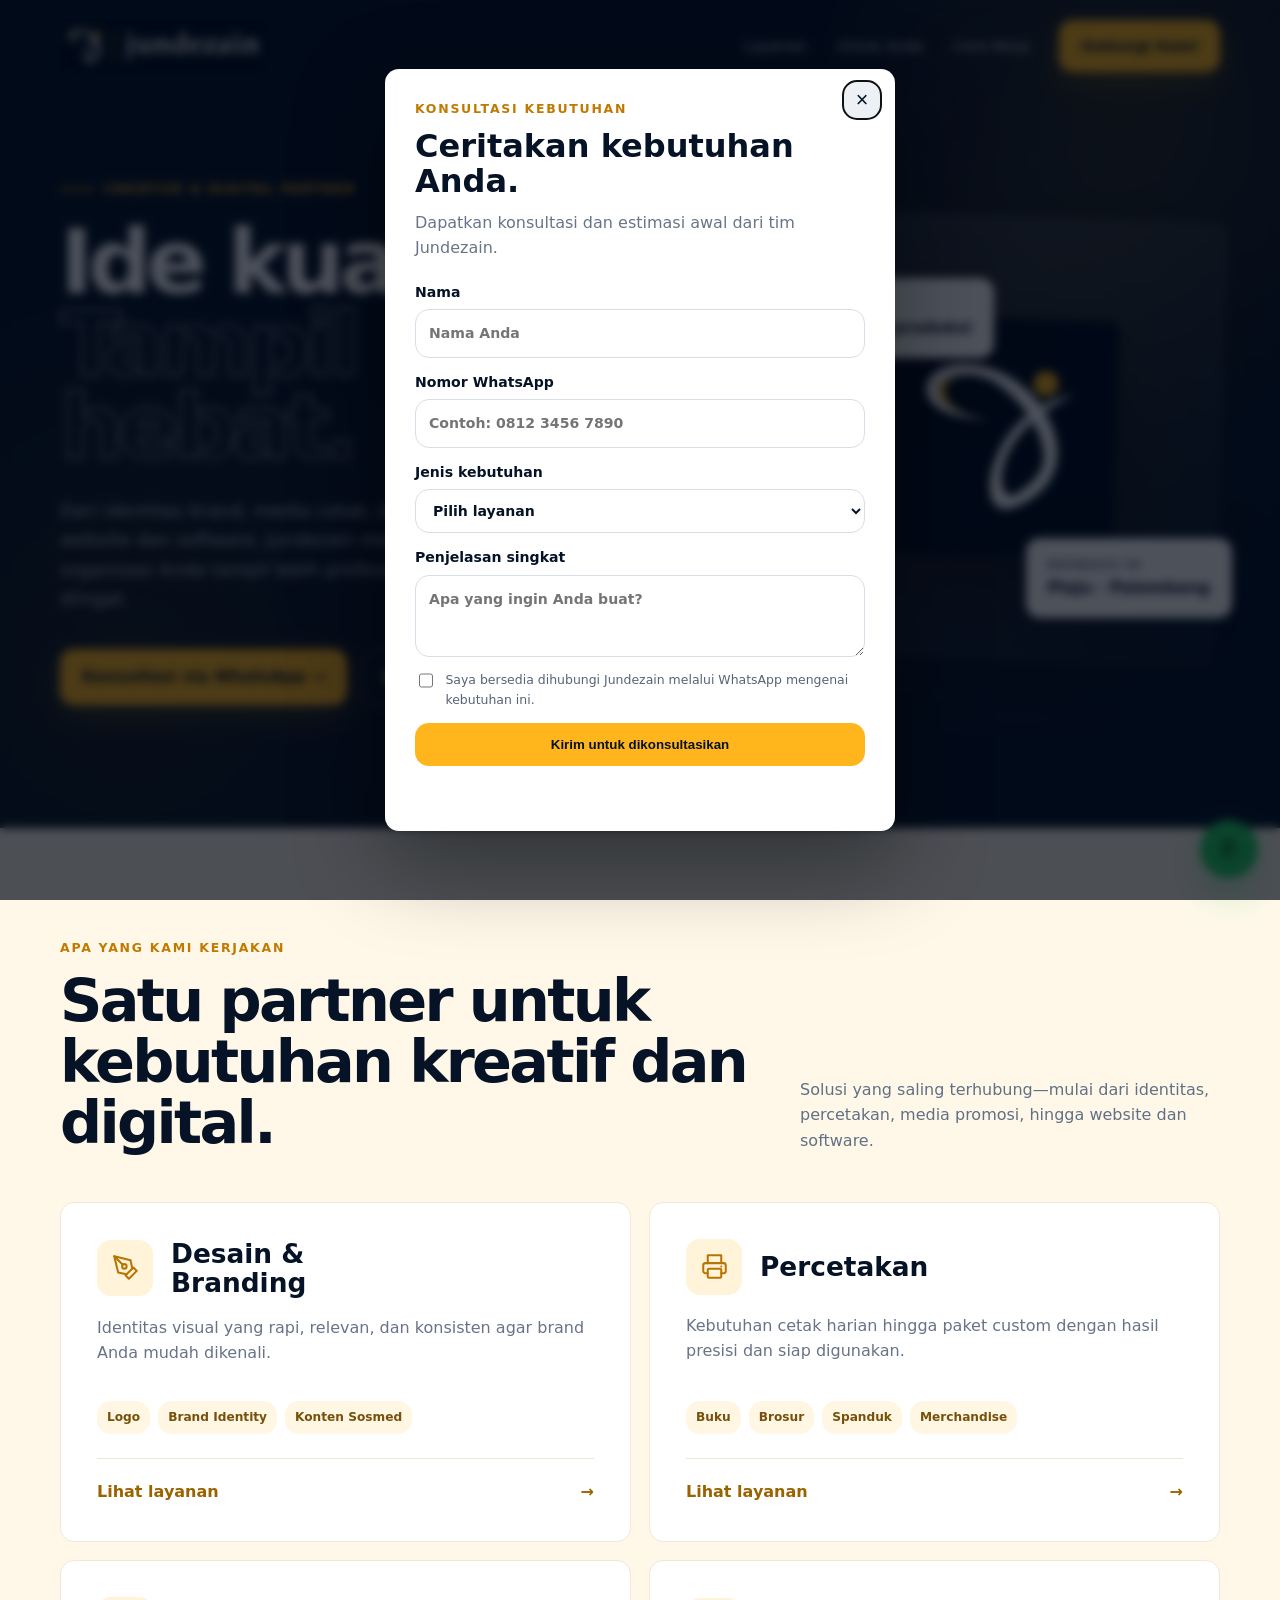
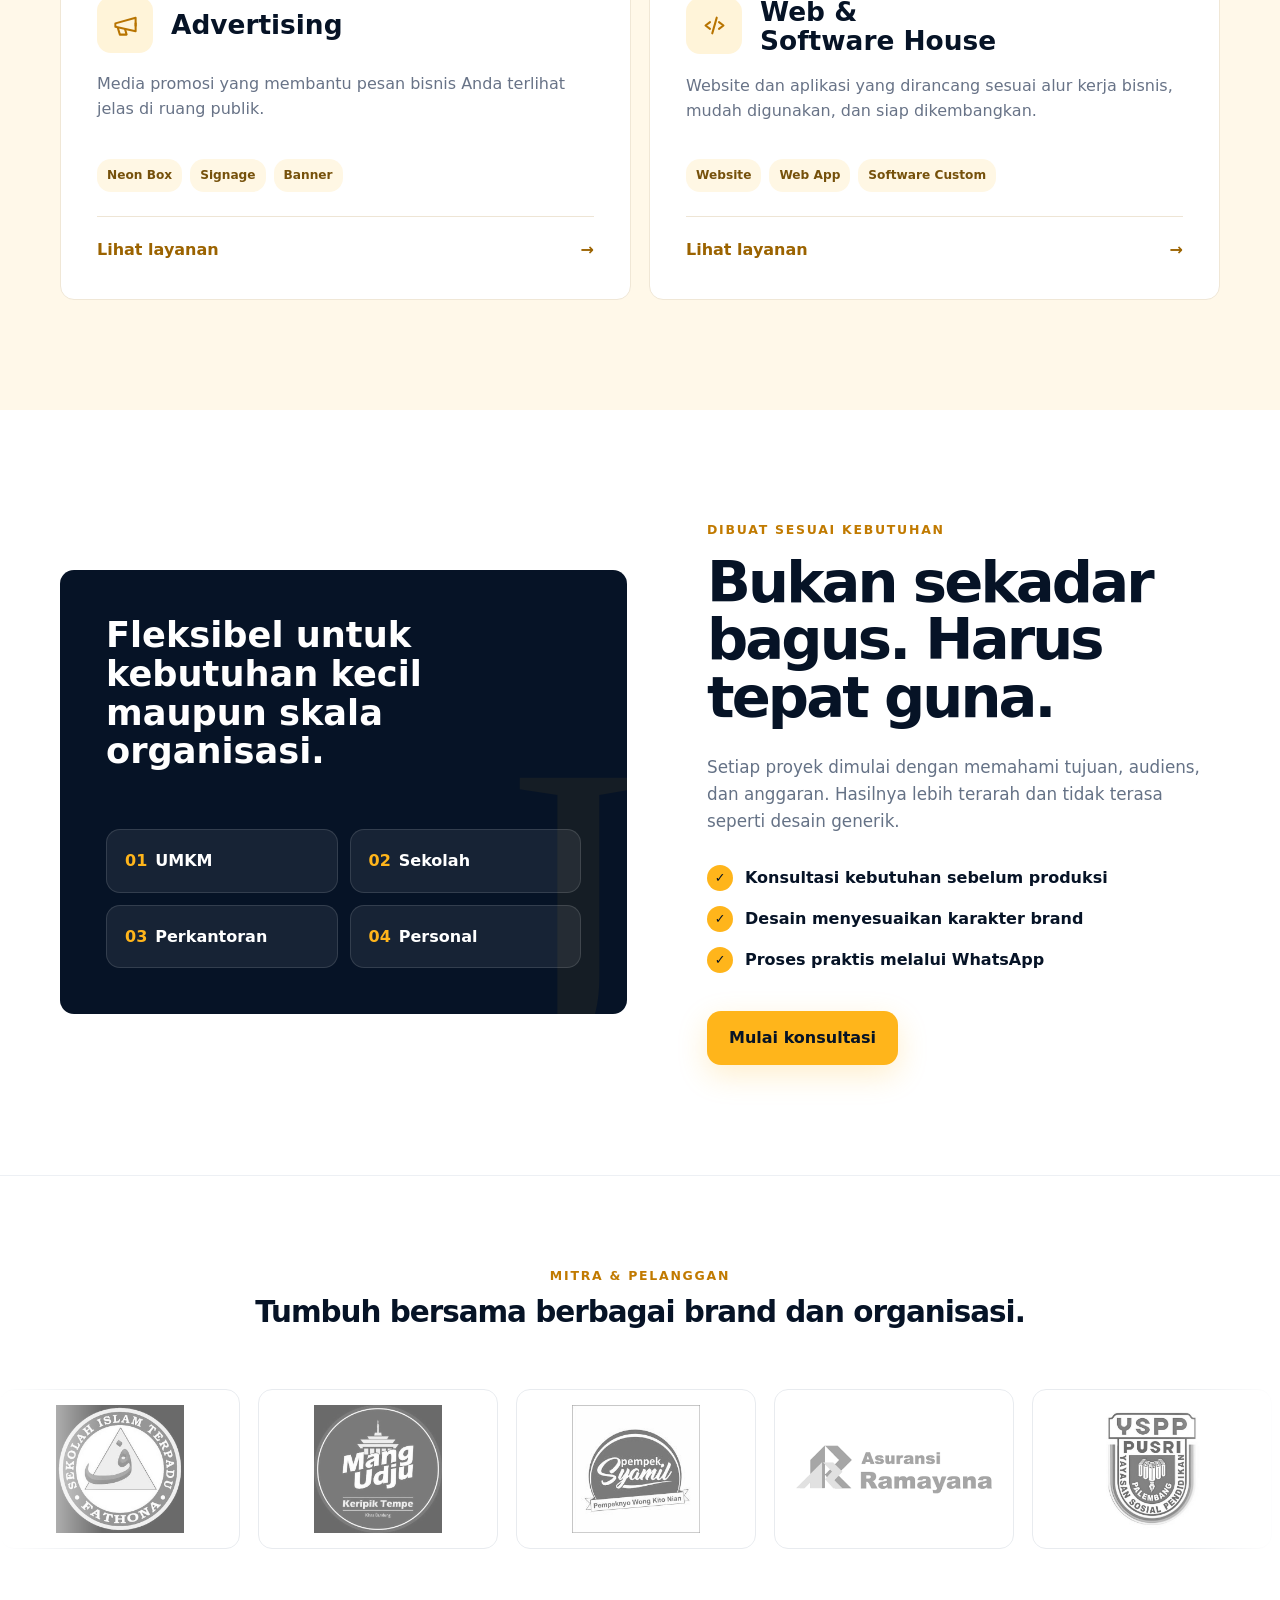
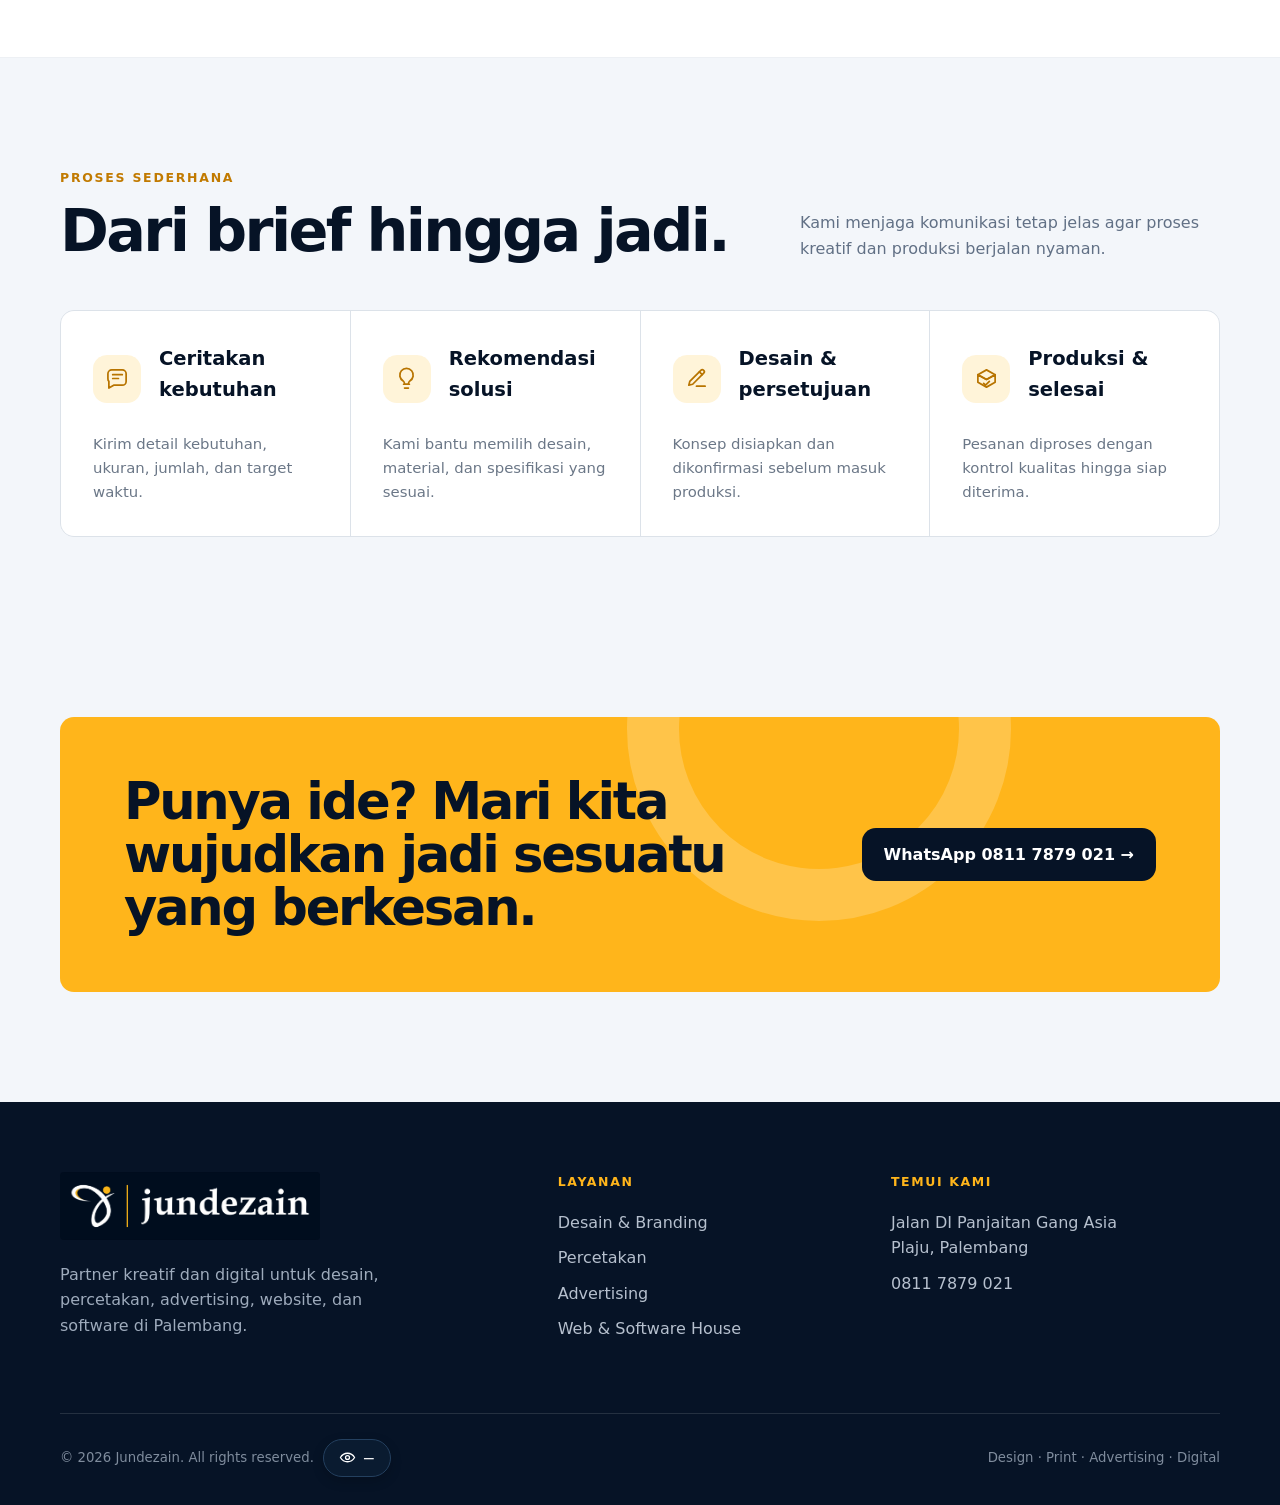
<file: index.html>
<!DOCTYPE html>
<html lang="id">
<head>
  <meta charset="UTF-8">
  <meta name="viewport" content="width=device-width, initial-scale=1.0">
  <meta name="description" content="Jundezain melayani desain & branding, percetakan, advertising, serta web & software house untuk UMKM, sekolah, perkantoran, dan personal di Palembang.">
  <meta name="theme-color" content="#061326">
  <link rel="icon" type="image/png" href="assets/logo-box.png">
  <link rel="preconnect" href="https://fonts.googleapis.com">
  <link rel="preconnect" href="https://fonts.gstatic.com" crossorigin>
  <link href="https://fonts.googleapis.com/css2?family=Space+Grotesk:wght@400;500;600&display=swap" rel="stylesheet">
  <title>Jundezain — Desain, Cetak & Advertising</title>
  <!-- Meta Pixel Code -->
  <script>
    !function(f,b,e,v,n,t,s){if(f.fbq)return;n=f.fbq=function(){n.callMethod?
    n.callMethod.apply(n,arguments):n.queue.push(arguments)};if(!f._fbq)f._fbq=n;
    n.push=n;n.loaded=!0;n.version='2.0';n.queue=[];t=b.createElement(e);t.async=!0;
    t.src=v;s=b.getElementsByTagName(e)[0];s.parentNode.insertBefore(t,s)}
    (window,document,'script','https://connect.facebook.net/en_US/fbevents.js');
    fbq('init','1626058475710351');fbq('track','PageView');
  </script>
  <!-- End Meta Pixel Code -->
  <style>
    :root{--navy:#061326;--navy2:#0b1c33;--gold:#ffb51b;--cream:#fff8e9;--white:#fff;--muted:#a9b4c3;--line:rgba(255,255,255,.12);--shadow:0 24px 70px rgba(1,8,20,.22)}
    *{box-sizing:border-box}html{scroll-behavior:smooth}body{margin:0;font-family:Inter,ui-sans-serif,system-ui,-apple-system,"Segoe UI",sans-serif;color:var(--navy);background:#fff;line-height:1.6}a{text-decoration:none;color:inherit}button,a{touch-action:manipulation}.wrap{width:min(1160px,calc(100% - 40px));margin:auto}
    .hero{min-height:92vh;color:#fff;background:radial-gradient(circle at 88% 15%,rgba(255,181,27,.15),transparent 24%),radial-gradient(circle at 10% 80%,rgba(255,181,27,.08),transparent 28%),var(--navy);position:relative;overflow:hidden}.hero:after{content:"";position:absolute;inset:0;background-image:linear-gradient(rgba(255,255,255,.025) 1px,transparent 1px),linear-gradient(90deg,rgba(255,255,255,.025) 1px,transparent 1px);background-size:54px 54px;mask-image:linear-gradient(to bottom,#000,transparent 85%);pointer-events:none}
    nav{height:92px;display:flex;align-items:center;justify-content:space-between;position:relative;z-index:5}.brand{display:flex;align-items:center}.brand img{width:208px;height:auto;display:block}.navlinks{display:flex;align-items:center;gap:30px;font-size:.92rem;color:#d4dbe5}.navlinks a:hover{color:var(--gold)}
    .btn{display:inline-flex;align-items:center;justify-content:center;gap:10px;padding:14px 22px;border-radius:14px;font-weight:750;transition:.25s;cursor:pointer;border:0}.btn-gold{background:var(--gold);color:var(--navy);box-shadow:0 10px 30px rgba(255,181,27,.22)}.btn-gold:hover{transform:translateY(-2px);background:#ffc440}.btn-outline{border:1px solid rgba(255,255,255,.28);color:#fff}.btn-outline:hover{border-color:var(--gold);color:var(--gold)}
    .hero-grid{display:grid;grid-template-columns:1.08fr .92fr;gap:70px;align-items:center;padding:80px 0 108px;position:relative;z-index:2}.eyebrow{display:inline-flex;align-items:center;gap:10px;color:var(--gold);font-weight:750;text-transform:uppercase;letter-spacing:.13em;font-size:.78rem}.eyebrow:before{content:"";width:34px;height:2px;background:var(--gold)}h1{font-size:clamp(3.1rem,7vw,6.7rem);line-height:.92;letter-spacing:-.062em;margin:22px 0 28px;max-width:780px}.outline{color:transparent;-webkit-text-stroke:1.5px rgba(255,255,255,.72)}.lead{font-size:1.14rem;color:#b9c4d2;max-width:620px;margin:0 0 36px}.hero-actions{display:flex;gap:13px;flex-wrap:wrap}
    .showcase{position:relative;min-height:500px}.logo-stage{position:absolute;inset:28px 0 30px 56px;border:1px solid var(--line);border-radius:14px;background:linear-gradient(145deg,rgba(255,255,255,.1),rgba(255,255,255,.025));box-shadow:var(--shadow);display:grid;place-items:center;transform:rotate(2deg);backdrop-filter:blur(12px)}.logo-stage:before{content:"";position:absolute;width:250px;height:250px;background:var(--gold);filter:blur(100px);opacity:.14}.logo-stage img{width:54%;max-width:250px;border-radius:14px;box-shadow:0 28px 70px rgba(0,0,0,.42);position:relative}.float-card{position:absolute;padding:18px 22px;border-radius:14px;background:#fff;color:var(--navy);box-shadow:var(--shadow);font-weight:800;z-index:2}.fc1{left:0;top:90px}.fc2{right:-12px;bottom:70px}.float-card small{display:block;color:#6b7788;font-weight:600;font-size:.72rem;text-transform:uppercase;letter-spacing:.1em}.gold-dot{display:inline-block;width:9px;height:9px;background:var(--gold);border-radius:50%;margin-right:6px}
    section{padding:110px 0}.section-head{display:flex;justify-content:space-between;align-items:end;gap:30px;margin-bottom:48px}.kicker{color:#c17a00;text-transform:uppercase;letter-spacing:.14em;font-weight:800;font-size:.78rem}.section-head h2{font-size:clamp(2.2rem,4.6vw,4rem);line-height:1.04;letter-spacing:-.045em;margin:12px 0 0;max-width:700px}.section-head p{max-width:420px;color:#617085;margin:0}
    .services{background:var(--cream)}.service-grid{display:grid;grid-template-columns:repeat(2,1fr);gap:18px}.service{background:#fff;border-radius:14px;padding:36px;min-height:340px;display:flex;flex-direction:column;border:1px solid #f0e7d6;transition:.3s}.service:hover{transform:translateY(-7px);box-shadow:0 24px 55px rgba(31,26,17,.1)}.service-num{font-size:.8rem;font-weight:800;color:#b88935}.service h3{font-size:1.65rem;line-height:1.1;margin:60px 0 14px}.service p{color:#687387;margin:0 0 28px}.tags{margin-top:auto;display:flex;gap:8px;flex-wrap:wrap}.tag{font-size:.76rem;padding:7px 10px;background:#fff7e4;color:#76510b;border-radius:14px;font-weight:700}
    .service-icon,.step-icon{width:56px;height:56px;border-radius:14px;background:#fff4d9;color:#b87400;display:grid;place-items:center}.service-icon{margin-top:28px}.service-icon svg,.step-icon svg{width:27px;height:27px;fill:none;stroke:currentColor;stroke-width:1.8;stroke-linecap:round;stroke-linejoin:round}.service-title,.step-title{display:flex;align-items:center;gap:18px}.service-title{margin-bottom:18px}.service-title .service-icon,.step-title .step-icon{margin:0;flex:0 0 auto}.service-title h3,.step-title h3{margin:0}.step-title{margin-bottom:18px}.service-more{display:flex;align-items:center;justify-content:space-between;margin-top:24px;padding-top:20px;border-top:1px solid #eee5d5;font-weight:800;color:#9b6300}.service:hover .service-more{color:var(--navy)}.step-icon{width:48px;height:48px;margin-bottom:30px;background:#fff4d9}.step-icon svg{width:23px;height:23px}
    .segments{background:#fff}.segment-grid{display:grid;grid-template-columns:1.05fr .95fr;gap:80px;align-items:center}.segment-visual{background:var(--navy);border-radius:14px;padding:46px;color:#fff;position:relative;overflow:hidden}.segment-visual:after{content:"J";position:absolute;right:-15px;bottom:-130px;font-size:28rem;line-height:1;color:rgba(255,181,27,.06);font-family:Georgia,serif}.segment-visual h3{font-size:2.2rem;line-height:1.1;margin:0 0 58px;max-width:430px}.segment-list{display:grid;grid-template-columns:repeat(2,1fr);gap:12px;position:relative;z-index:1}.segment-item{padding:18px;border-radius:14px;background:rgba(255,255,255,.07);border:1px solid var(--line);font-weight:750}.segment-item span{color:var(--gold);margin-right:8px}.copy h2{font-size:clamp(2.35rem,4.5vw,4.4rem);line-height:1;letter-spacing:-.05em;margin:14px 0 28px}.copy p{color:#657286;font-size:1.05rem}.checks{margin:30px 0 38px;display:grid;gap:15px}.check{display:flex;gap:12px;align-items:center;font-weight:700}.check i{width:26px;height:26px;border-radius:50%;background:var(--gold);display:grid;place-items:center;font-style:normal;font-size:.8rem}
    .partners{padding:90px 0;background:#fff;border-top:1px solid #edf0f4;border-bottom:1px solid #edf0f4;overflow:hidden}.partners-head{text-align:center;margin-bottom:42px}.partners-head h2{font-size:clamp(1.45rem,2.3vw,2.1rem);line-height:1.15;letter-spacing:-.035em;margin:10px 0 0}.partner-marquee{width:100%;overflow:hidden;padding:18px 0;mask-image:linear-gradient(90deg,transparent,#000 8%,#000 92%,transparent)}.partner-track{display:flex;width:max-content;animation:partnerScroll 144s linear infinite}.partner-marquee:hover .partner-track,.partner-marquee.is-paused .partner-track{animation-play-state:paused}.partner-group{display:flex;align-items:center;gap:18px;padding-right:18px}.partner-logo{width:240px;height:160px;padding:16px;display:flex;align-items:center;justify-content:center;border:1px solid #e8ebef;border-radius:14px;background:#fff;cursor:pointer;position:relative;transition:transform .3s ease,box-shadow .3s ease,border-color .3s ease}.partner-logo img{display:block;width:auto;max-width:100%;height:128px;object-fit:contain;filter:grayscale(1);opacity:.58;transition:filter .3s ease,opacity .3s ease,transform .3s ease}.partner-logo:hover,.partner-logo:focus-visible,.partner-logo.is-active{transform:scale(1.08);box-shadow:0 18px 42px rgba(6,19,38,.2);border-color:rgba(255,181,27,.55);z-index:2;outline:none}.partner-logo:hover img,.partner-logo:focus-visible img,.partner-logo.is-active img{filter:grayscale(0);opacity:1;transform:scale(1.03)}@keyframes partnerScroll{from{transform:translateX(0)}to{transform:translateX(-50%)}}@media(prefers-reduced-motion:reduce){.partner-track{animation:none;flex-wrap:wrap;width:auto;justify-content:center}.partner-group[aria-hidden="true"]{display:none}}
    .process{background:#f3f6fa}.steps{display:grid;grid-template-columns:repeat(4,1fr);gap:1px;background:#dce2e9;border:1px solid #dce2e9;border-radius:14px;overflow:hidden}.step{background:#fff;padding:32px}.step b{display:block;color:#d28a08;margin-bottom:48px;font-size:.82rem}.step h3{margin:0 0 10px;font-size:1.22rem}.step p{margin:0;color:#6b7787;font-size:.93rem}
    .cta{padding:70px 0 110px;background:#f3f6fa}.cta-box{border-radius:14px;background:var(--gold);padding:58px 64px;display:flex;align-items:center;justify-content:space-between;gap:40px;position:relative;overflow:hidden}.cta-box:after{content:"";position:absolute;width:280px;height:280px;border:52px solid rgba(255,255,255,.2);border-radius:50%;right:18%;top:-180px}.cta-box h2{font-size:clamp(2.2rem,4vw,3.8rem);line-height:1.03;letter-spacing:-.045em;margin:0;max-width:680px;position:relative;z-index:1}.cta-box .btn{background:var(--navy);color:#fff;white-space:nowrap;position:relative;z-index:1}
    footer{background:var(--navy);color:#fff;padding:70px 0 28px}.footer-grid{display:grid;grid-template-columns:1.3fr .8fr 1fr;gap:70px;padding-bottom:58px}.footer-logo{display:flex;align-items:center}.footer-logo img{width:260px;max-width:100%;height:auto;display:block}.footer-about{color:#9eabbc;max-width:370px;margin-top:22px}.footer-title{font-size:.78rem;color:var(--gold);text-transform:uppercase;letter-spacing:.13em;font-weight:800;margin-bottom:18px}.footer-links{display:grid;gap:10px;color:#b6c0ce}.copyright{padding-top:25px;border-top:1px solid var(--line);display:flex;justify-content:space-between;align-items:center;gap:20px;color:#7f8c9d;font-size:.83rem}.copyright-main{display:flex;align-items:center;gap:9px;flex-wrap:wrap}.visit-sep{display:none}.visit-counter{display:inline-flex!important;align-items:center;justify-content:center;gap:7px;min-width:68px;height:38px;padding:0 12px;margin:0!important;border:1px solid #24405f;border-radius:999px;background:#0a1b30;color:#fff;font-family:'Space Grotesk',Inter,ui-sans-serif,system-ui,sans-serif;font-size:13px;font-weight:500;line-height:1;letter-spacing:0;box-shadow:0 4px 12px rgba(0,0,0,.18)}.visit-counter svg{width:17px;height:17px;flex:none;color:#fff}.wa-float{position:fixed;right:22px;bottom:22px;background:#25d366;color:#062413;width:58px;height:58px;border-radius:50%;display:grid;place-items:center;box-shadow:0 15px 35px rgba(37,211,102,.32);z-index:20;font-size:1.45rem;font-weight:900}
    .lead-modal{position:fixed;inset:0;background:rgba(1,8,20,.7);backdrop-filter:blur(5px);z-index:100;display:none;align-items:center;justify-content:center;padding:20px}.lead-modal.is-open{display:flex}.lead-dialog{width:min(510px,100%);max-height:calc(100vh - 40px);overflow:auto;background:#fff;border-radius:14px;padding:30px;box-shadow:0 30px 90px rgba(0,0,0,.38);position:relative}.lead-close{position:absolute;right:14px;top:12px;width:38px;height:38px;border:0;border-radius:14px;background:#edf1f6;color:var(--navy);font-size:1.35rem;cursor:pointer}.lead-dialog .kicker{padding-right:40px}.lead-dialog h2{font-size:2rem;line-height:1.1;margin:10px 42px 10px 0}.lead-dialog>p{color:#687588;margin:0 0 20px}.lead-form{display:grid;gap:13px}.lead-form label{display:grid;gap:6px;font-size:.88rem;font-weight:750}.lead-form input,.lead-form select,.lead-form textarea{width:100%;font:inherit;color:var(--navy);border:1px solid #d8dee7;border-radius:14px;padding:12px 13px;background:#fff}.lead-form textarea{min-height:82px;resize:vertical}.lead-consent{display:flex!important;align-items:flex-start;gap:9px!important;color:#566477;font-size:.78rem!important;font-weight:500!important}.lead-consent input{width:17px;height:17px;margin-top:2px}.lead-submit{width:100%;background:var(--gold);color:var(--navy)}.lead-status{min-height:22px;margin:0!important;font-size:.84rem}.lead-status.success{color:#087d3e}.lead-status.error{color:#b42318}
    @media(max-width:850px){.navlinks a:not(.btn){display:none}.hero-grid,.segment-grid{grid-template-columns:1fr}.hero-grid{padding:45px 0 90px;gap:30px}.showcase{min-height:390px}.logo-stage{inset:15px 15px 15px 30px}.service-grid{grid-template-columns:1fr}.service{min-height:auto}.service h3{margin-top:35px}.section-head{display:block}.section-head p{margin-top:20px}.steps{grid-template-columns:1fr 1fr}.footer-grid{grid-template-columns:1fr 1fr}.footer-grid>div:first-child{grid-column:1/-1}.cta-box{padding:44px;display:block}.cta-box .btn{margin-top:28px}}
    @media(max-width:560px){.wrap{width:min(100% - 28px,1160px)}nav{height:78px}.brand img{width:148px}.navlinks .btn{padding:10px 14px;font-size:.8rem}h1{font-size:3.3rem}.hero-grid{padding-top:48px}.showcase{min-height:330px}.float-card{padding:13px 16px;font-size:.84rem}.fc1{top:50px}.fc2{right:0;bottom:35px}section{padding:78px 0}.service{padding:28px}.segment-visual{padding:28px}.segment-list{grid-template-columns:1fr}.steps{grid-template-columns:1fr}.step b{margin-bottom:25px}.cta{padding-bottom:78px}.cta-box{padding:36px 28px}.footer-grid{grid-template-columns:1fr;gap:38px}.footer-grid>div:first-child{grid-column:auto}.copyright{display:block}.copyright>span{display:block;margin-top:10px}.copyright-main{display:flex!important}.partner-logo{width:210px;height:148px}.partner-logo img{height:116px}}
  </style>
</head>
<body>
  <noscript><img height="1" width="1" style="display:none" alt="" src="https://www.facebook.com/tr?id=1626058475710351&amp;ev=PageView&amp;noscript=1"></noscript>
  <header class="hero" id="beranda">
    <div class="wrap">
      <nav><a class="brand" href="#beranda"><img src="assets/logo-horizontal.png" alt="Logo Jundezain"></a><div class="navlinks"><a href="#layanan">Layanan</a><a href="#segmen">Untuk Anda</a><a href="#proses">Cara Kerja</a><a class="btn btn-gold" href="https://wa.me/628117879021?text=Halo%20Jundezain%2C%20saya%20ingin%20konsultasi" target="_blank" rel="noopener">Hubungi Kami</a></div></nav>
      <div class="hero-grid">
        <div><div class="eyebrow">Creative & Digital Partner</div><h1>Ide kuat.<br><span class="outline">Tampil hebat.</span></h1><p class="lead">Dari identitas brand, media cetak, dan promosi hingga solusi website dan software, Jundezain membantu usaha dan organisasi Anda tampil lebih profesional, konsisten, dan mudah diingat.</p><div class="hero-actions"><a class="btn btn-gold" href="https://wa.me/628117879021?text=Halo%20Jundezain%2C%20saya%20ingin%20membahas%20kebutuhan%20desain%20dan%20cetak" target="_blank" rel="noopener">Konsultasi via WhatsApp →</a><a class="btn btn-outline" href="#layanan">Lihat layanan</a></div></div>
        <div class="showcase"><div class="logo-stage"><img src="assets/logo-box.png" alt="Simbol brand Jundezain"></div><div class="float-card fc1"><small>Layanan kreatif</small><span class="gold-dot"></span>Desain sampai produksi</div><div class="float-card fc2"><small>Berbasis di</small>Plaju · Palembang</div></div>
      </div>
    </div>
  </header>
  <main>
    <section class="services" id="layanan"><div class="wrap"><div class="section-head"><div><div class="kicker">Apa yang kami kerjakan</div><h2>Satu partner untuk kebutuhan kreatif dan digital.</h2></div><p>Solusi yang saling terhubung—mulai dari identitas, percetakan, media promosi, hingga website dan software.</p></div><div class="service-grid">
      <a class="service" href="desain-branding.html"><div class="service-title"><div class="service-icon"><svg viewBox="0 0 24 24" aria-hidden="true"><path d="m12 19 7-7 3 3-7 7-3-3Z"/><path d="m18 13-1.5-7.5L2 2l3.5 14.5L13 18"/><path d="m2 2 7.6 7.6"/><circle cx="11" cy="11" r="2"/></svg></div><h3>Desain &<br>Branding</h3></div><p>Identitas visual yang rapi, relevan, dan konsisten agar brand Anda mudah dikenali.</p><div class="tags"><span class="tag">Logo</span><span class="tag">Brand Identity</span><span class="tag">Konten Sosmed</span></div><div class="service-more"><span>Lihat layanan</span><span>→</span></div></a>
      <a class="service" href="percetakan.html"><div class="service-title"><div class="service-icon"><svg viewBox="0 0 24 24" aria-hidden="true"><path d="M6 9V2h12v7"/><rect x="6" y="14" width="12" height="8" rx="1"/><path d="M6 18H4a2 2 0 0 1-2-2v-5a2 2 0 0 1 2-2h16a2 2 0 0 1 2 2v5a2 2 0 0 1-2 2h-2"/><path d="M18 12h.01"/></svg></div><h3>Percetakan</h3></div><p>Kebutuhan cetak harian hingga paket custom dengan hasil presisi dan siap digunakan.</p><div class="tags"><span class="tag">Buku</span><span class="tag">Brosur</span><span class="tag">Spanduk</span><span class="tag">Merchandise</span></div><div class="service-more"><span>Lihat layanan</span><span>→</span></div></a>
      <a class="service" href="advertising.html"><div class="service-title"><div class="service-icon"><svg viewBox="0 0 24 24" aria-hidden="true"><path d="m3 11 18-5v12L3 14v-3Z"/><path d="M11.6 16.1 13 21H7l-1.8-6"/><path d="M21 11v2"/></svg></div><h3>Advertising</h3></div><p>Media promosi yang membantu pesan bisnis Anda terlihat jelas di ruang publik.</p><div class="tags"><span class="tag">Neon Box</span><span class="tag">Signage</span><span class="tag">Banner</span></div><div class="service-more"><span>Lihat layanan</span><span>→</span></div></a>
      <a class="service" href="web-software.html"><div class="service-title"><div class="service-icon"><svg viewBox="0 0 24 24" aria-hidden="true"><path d="m8 9-4 3 4 3"/><path d="m16 9 4 3-4 3"/><path d="m14 5-4 14"/></svg></div><h3>Web &<br>Software House</h3></div><p>Website dan aplikasi yang dirancang sesuai alur kerja bisnis, mudah digunakan, dan siap dikembangkan.</p><div class="tags"><span class="tag">Website</span><span class="tag">Web App</span><span class="tag">Software Custom</span></div><div class="service-more"><span>Lihat layanan</span><span>→</span></div></a>
    </div></div></section>
    <section class="segments" id="segmen"><div class="wrap segment-grid"><div class="segment-visual"><h3>Fleksibel untuk kebutuhan kecil maupun skala organisasi.</h3><div class="segment-list"><div class="segment-item"><span>01</span>UMKM</div><div class="segment-item"><span>02</span>Sekolah</div><div class="segment-item"><span>03</span>Perkantoran</div><div class="segment-item"><span>04</span>Personal</div></div></div><div class="copy"><div class="kicker">Dibuat sesuai kebutuhan</div><h2>Bukan sekadar bagus. Harus tepat guna.</h2><p>Setiap proyek dimulai dengan memahami tujuan, audiens, dan anggaran. Hasilnya lebih terarah dan tidak terasa seperti desain generik.</p><div class="checks"><div class="check"><i>✓</i>Konsultasi kebutuhan sebelum produksi</div><div class="check"><i>✓</i>Desain menyesuaikan karakter brand</div><div class="check"><i>✓</i>Proses praktis melalui WhatsApp</div></div><a class="btn btn-gold" href="https://wa.me/628117879021?text=Halo%20Jundezain%2C%20boleh%20saya%20konsultasi%20tentang%20kebutuhan%20saya%3F" target="_blank" rel="noopener">Mulai konsultasi</a></div></div></section>
    <section class="partners" aria-labelledby="partners-title"><div class="partners-head wrap"><div class="kicker">Mitra & pelanggan</div><h2 id="partners-title">Tumbuh bersama berbagai brand dan organisasi.</h2></div><div class="partner-marquee"><div class="partner-track">
        <div class="partner-group">
          <div class="partner-logo"><img src="assets/partners/fathona.jpg" alt="Sekolah Islam Terpadu Fathona"></div><div class="partner-logo"><img src="assets/partners/mang-udju.jpg" alt="Mang Udju"></div><div class="partner-logo"><img src="assets/partners/pempek-syamil.jpg" alt="Pempek Syamil"></div><div class="partner-logo"><img src="assets/partners/ramayana.png" alt="Asuransi Ramayana"></div><div class="partner-logo"><img src="assets/partners/yspp.jpg" alt="YSPP Pusri"></div><div class="partner-logo"><img src="assets/partners/pertamina.jpg" alt="Pertamina"></div><div class="partner-logo"><img src="assets/partners/mi-ikhlasiyah.jpg" alt="Madrasah Ibtidaiyah Ikhlasiyah"></div><div class="partner-logo"><img src="assets/partners/bina-ilmi.jpg" alt="Sekolah Islam Terpadu Bina Ilmi"></div><div class="partner-logo"><img src="assets/partners/azizah.webp" alt="Azizah"></div><div class="partner-logo"><img src="assets/partners/bintang-fajar.jpg" alt="Sekolah Islam Terpadu Bintang Fajar"></div><div class="partner-logo"><img src="assets/partners/salsabila.jpg" alt="YPI Nur Salsabila Maghfirah"></div><div class="partner-logo"><img src="assets/partners/heritage.png" alt="The Heritage"></div><div class="partner-logo"><img src="assets/partners/astech.png" alt="Astech Hardware"></div><div class="partner-logo"><img src="assets/partners/era-husada.png" alt="Klinik Era Husada"></div><div class="partner-logo"><img src="assets/partners/sari-laut.png" alt="Sari Laut Seafood Supplier"></div><div class="partner-logo"><img src="assets/partners/life-lucky.png" alt="Firma Hukum Life and Lucky"></div><div class="partner-logo"><img src="assets/partners/pempek-ngangen.png" alt="Pempek Ngangenin"></div><div class="partner-logo"><img src="assets/partners/adimulya.png" alt="Adimulya"></div><div class="partner-logo"><img src="assets/partners/al-hijrah.png" alt="Rumah Quran Al-Hijrah"></div><div class="partner-logo"><img src="assets/partners/lugan.png" alt="Lugan"></div>
        </div>
        <div class="partner-group" aria-hidden="true">
          <div class="partner-logo"><img src="assets/partners/fathona.jpg" alt="" data-name="Sekolah Islam Terpadu Fathona"></div><div class="partner-logo"><img src="assets/partners/mang-udju.jpg" alt="" data-name="Mang Udju"></div><div class="partner-logo"><img src="assets/partners/pempek-syamil.jpg" alt="" data-name="Pempek Syamil"></div><div class="partner-logo"><img src="assets/partners/ramayana.png" alt="" data-name="Asuransi Ramayana"></div><div class="partner-logo"><img src="assets/partners/yspp.jpg" alt="" data-name="YSPP Pusri"></div><div class="partner-logo"><img src="assets/partners/pertamina.jpg" alt="" data-name="Pertamina"></div><div class="partner-logo"><img src="assets/partners/mi-ikhlasiyah.jpg" alt="" data-name="Madrasah Ibtidaiyah Ikhlasiyah"></div><div class="partner-logo"><img src="assets/partners/bina-ilmi.jpg" alt="" data-name="Sekolah Islam Terpadu Bina Ilmi"></div><div class="partner-logo"><img src="assets/partners/azizah.webp" alt="" data-name="Azizah"></div><div class="partner-logo"><img src="assets/partners/bintang-fajar.jpg" alt="" data-name="Sekolah Islam Terpadu Bintang Fajar"></div><div class="partner-logo"><img src="assets/partners/salsabila.jpg" alt="" data-name="YPI Nur Salsabila Maghfirah"></div><div class="partner-logo"><img src="assets/partners/heritage.png" alt="" data-name="The Heritage"></div><div class="partner-logo"><img src="assets/partners/astech.png" alt="" data-name="Astech Hardware"></div><div class="partner-logo"><img src="assets/partners/era-husada.png" alt="" data-name="Klinik Era Husada"></div><div class="partner-logo"><img src="assets/partners/sari-laut.png" alt="" data-name="Sari Laut Seafood Supplier"></div><div class="partner-logo"><img src="assets/partners/life-lucky.png" alt="" data-name="Firma Hukum Life and Lucky"></div><div class="partner-logo"><img src="assets/partners/pempek-ngangen.png" alt="" data-name="Pempek Ngangenin"></div><div class="partner-logo"><img src="assets/partners/adimulya.png" alt="" data-name="Adimulya"></div><div class="partner-logo"><img src="assets/partners/al-hijrah.png" alt="" data-name="Rumah Quran Al-Hijrah"></div><div class="partner-logo"><img src="assets/partners/lugan.png" alt="" data-name="Lugan"></div>
        </div>
      </div></div></section>
    <section class="process" id="proses"><div class="wrap"><div class="section-head"><div><div class="kicker">Proses sederhana</div><h2>Dari brief hingga jadi.</h2></div><p>Kami menjaga komunikasi tetap jelas agar proses kreatif dan produksi berjalan nyaman.</p></div><div class="steps"><div class="step"><div class="step-title"><div class="step-icon"><svg viewBox="0 0 24 24" aria-hidden="true"><path d="M21 15a4 4 0 0 1-4 4H8l-5 3v-7a4 4 0 0 1-1-3V7a4 4 0 0 1 4-4h11a4 4 0 0 1 4 4v8Z"/><path d="M7 8h10M7 12h6"/></svg></div><h3>Ceritakan kebutuhan</h3></div><p>Kirim detail kebutuhan, ukuran, jumlah, dan target waktu.</p></div><div class="step"><div class="step-title"><div class="step-icon"><svg viewBox="0 0 24 24" aria-hidden="true"><path d="M9 18h6"/><path d="M10 22h4"/><path d="M8.5 14.5A7 7 0 1 1 15.5 14.5C14.5 15.3 14 16 14 18h-4c0-2-.5-2.7-1.5-3.5Z"/></svg></div><h3>Rekomendasi solusi</h3></div><p>Kami bantu memilih desain, material, dan spesifikasi yang sesuai.</p></div><div class="step"><div class="step-title"><div class="step-icon"><svg viewBox="0 0 24 24" aria-hidden="true"><path d="M12 20h9"/><path d="M16.5 3.5a2.1 2.1 0 0 1 3 3L8 18l-4 1 1-4Z"/><path d="m15 5 3 3"/></svg></div><h3>Desain & persetujuan</h3></div><p>Konsep disiapkan dan dikonfirmasi sebelum masuk produksi.</p></div><div class="step"><div class="step-title"><div class="step-icon"><svg viewBox="0 0 24 24" aria-hidden="true"><path d="m21 8-9-5-9 5 9 5 9-5Z"/><path d="m3 8 9 5 9-5v8l-9 5-9-5V8Z"/><path d="m9 17 2 2 4-4"/></svg></div><h3>Produksi & selesai</h3></div><p>Pesanan diproses dengan kontrol kualitas hingga siap diterima.</p></div></div></div></section>
    <section class="cta"><div class="wrap"><div class="cta-box"><h2>Punya ide? Mari kita wujudkan jadi sesuatu yang berkesan.</h2><a class="btn" href="https://wa.me/628117879021?text=Halo%20Jundezain%2C%20saya%20punya%20ide%20yang%20ingin%20dibuat" target="_blank" rel="noopener">WhatsApp 0811 7879 021 →</a></div></div></section>
  </main>
  <footer><div class="wrap"><div class="footer-grid"><div><div class="footer-logo"><img src="assets/logo-horizontal.png" alt="Logo Jundezain"></div><p class="footer-about">Partner kreatif dan digital untuk desain, percetakan, advertising, website, dan software di Palembang.</p></div><div><div class="footer-title">Layanan</div><div class="footer-links"><a href="#layanan">Desain & Branding</a><a href="#layanan">Percetakan</a><a href="#layanan">Advertising</a><a href="#layanan">Web & Software House</a></div></div><div><div class="footer-title">Temui kami</div><div class="footer-links"><span>Jalan DI Panjaitan Gang Asia<br>Plaju, Palembang</span><a href="https://wa.me/628117879021" target="_blank" rel="noopener">0811 7879 021</a></div></div></div><div class="copyright"><span class="copyright-main"><span>© 2026 Jundezain. All rights reserved.</span><span class="visit-sep">|</span><span id="visitCounter" class="visit-counter" aria-label="Jumlah kunjungan"><svg viewBox="0 0 24 24" fill="none" stroke="currentColor" stroke-width="1.8" stroke-linecap="round" stroke-linejoin="round" aria-hidden="true"><path d="M2 12s3.5-6 10-6 10 6 10 6-3.5 6-10 6S2 12 2 12Z"/><circle cx="12" cy="12" r="2.8"/></svg><span id="visitCounterValue">—</span></span></span><span>Design · Print · Advertising · Digital</span></div></div></footer>
  <a class="wa-float" aria-label="Chat WhatsApp Jundezain" href="https://wa.me/628117879021?text=Halo%20Jundezain" target="_blank" rel="noopener">✆</a>
  <div class="lead-modal" id="leadModal" role="dialog" aria-modal="true" aria-labelledby="leadTitle">
    <div class="lead-dialog"><button class="lead-close" id="leadClose" type="button" aria-label="Tutup formulir">×</button><div class="kicker">Konsultasi kebutuhan</div><h2 id="leadTitle">Ceritakan kebutuhan Anda.</h2><p>Dapatkan konsultasi dan estimasi awal dari tim Jundezain.</p>
      <form class="lead-form" id="leadForm"><label>Nama<input name="nama" autocomplete="name" required maxlength="80" placeholder="Nama Anda"></label><label>Nomor WhatsApp<input name="whatsapp" type="tel" inputmode="tel" autocomplete="tel" required maxlength="20" placeholder="Contoh: 0812 3456 7890"></label><label>Jenis kebutuhan<select name="kebutuhan" required><option value="">Pilih layanan</option><option>Desain & Branding</option><option>Percetakan</option><option>Advertising</option><option>Web & Software House</option></select></label><label>Penjelasan singkat<textarea name="pesan" maxlength="500" placeholder="Apa yang ingin Anda buat?"></textarea></label><label class="lead-consent"><input name="persetujuan" type="checkbox" value="Ya" required><span>Saya bersedia dihubungi Jundezain melalui WhatsApp mengenai kebutuhan ini.</span></label><button class="btn lead-submit" type="submit">Kirim untuk dikonsultasikan</button><p class="lead-status" id="leadStatus" aria-live="polite"></p></form>
    </div>
  </div>
  <script>
    (() => {
      document.addEventListener('click', (event) => {
        const link = event.target.closest('a[href*="wa.me/628117879021"]');
        if (link && typeof fbq === 'function') fbq('track', 'Contact', {contact_method: 'WhatsApp'});
      });
      const leadModal = document.getElementById('leadModal');
      const leadForm = document.getElementById('leadForm');
      const leadClose = document.getElementById('leadClose');
      const leadStatus = document.getElementById('leadStatus');
      const leadDay = new Date().toLocaleDateString('en-CA');
      const leadShownKey = 'jundezain_lead_prompt_' + leadDay;
      let leadShown = false;
      const openLead = () => {
        if (leadShown || !leadModal) return;
        try { if (localStorage.getItem('jundezain_lead_submitted') || localStorage.getItem(leadShownKey)) return; } catch (error) {}
        leadShown = true;
        try { localStorage.setItem(leadShownKey, '1'); } catch (error) {}
        leadModal.classList.add('is-open'); document.body.style.overflow = 'hidden'; leadClose.focus();
      };
      const closeLead = () => { leadModal.classList.remove('is-open'); document.body.style.overflow = ''; };
      setTimeout(openLead, 25000);
      window.addEventListener('scroll', () => { const scrollable = document.documentElement.scrollHeight - innerHeight; if (scrollable > 0 && scrollY / scrollable >= .6) openLead(); }, {passive:true});
      leadClose.addEventListener('click', closeLead);
      leadModal.addEventListener('click', (event) => { if (event.target === leadModal) closeLead(); });
      document.addEventListener('keydown', (event) => { if (event.key === 'Escape' && leadModal.classList.contains('is-open')) closeLead(); });
      leadForm.addEventListener('submit', async (event) => {
        event.preventDefault();
        const button = leadForm.querySelector('button[type="submit"]');
        const data = new URLSearchParams(new FormData(leadForm));
        data.set('halaman', location.href); data.set('sumber', 'Popup Website');
        button.disabled = true; button.textContent = 'Mengirim…'; leadStatus.className = 'lead-status'; leadStatus.textContent = '';
        try {
          await fetch('https://script.google.com/macros/s/AKfycbz3kFVtuRpIn5laXhRKpEi8HuAqurAFertZpam181kh2xVex-cZzKaPkERXb69ARoVE_A/exec', {method:'POST', mode:'no-cors', body:data});
          leadStatus.className = 'lead-status success'; leadStatus.textContent = 'Terima kasih. Tim Jundezain akan menghubungi Anda.';
          if (typeof fbq === 'function') fbq('track', 'Lead', {content_name: data.get('kebutuhan')});
          leadForm.reset(); try { localStorage.setItem('jundezain_lead_submitted', '1'); } catch (error) {} setTimeout(closeLead, 1800);
        } catch (error) { leadStatus.className = 'lead-status error'; leadStatus.textContent = 'Belum berhasil dikirim. Silakan coba lagi atau hubungi WhatsApp.'; }
        finally { button.disabled = false; button.textContent = 'Kirim untuk dikonsultasikan'; }
      });
      const marquee = document.querySelector('.partner-marquee');
      if (marquee) {
        const logos = marquee.querySelectorAll('.partner-logo');
        logos.forEach((logo) => {
          if (!logo.closest('[aria-hidden="true"]')) {
            logo.tabIndex = 0;
            logo.setAttribute('role', 'button');
            logo.setAttribute('aria-label', 'Jeda untuk melihat logo');
          }
        });
        const toggleLogo = (logo) => {
          const active = logo.classList.contains('is-active');
          logos.forEach((item) => item.classList.remove('is-active'));
          logo.classList.toggle('is-active', !active);
          marquee.classList.toggle('is-paused', !active);
        };
        marquee.addEventListener('click', (event) => {
          const logo = event.target.closest('.partner-logo');
          if (logo) toggleLogo(logo);
        });
        marquee.addEventListener('keydown', (event) => {
          const logo = event.target.closest('.partner-logo');
          if (logo && (event.key === 'Enter' || event.key === ' ')) {
            event.preventDefault();
            toggleLogo(logo);
          }
        });
      }
      const counter = document.getElementById('visitCounter');
      const counterValue = document.getElementById('visitCounterValue');
      if (counter && counterValue) {
        const endpoint = 'https://script.google.com/macros/s/AKfycbz3kFVtuRpIn5laXhRKpEi8HuAqurAFertZpam181kh2xVex-cZzKaPkERXb69ARoVE_A/exec';
        const visitKey = 'jundezain_last_counted_date';
        const today = new Date().toLocaleDateString('en-CA');
        let counterAction = 'hit';

        try {
          if (localStorage.getItem(visitKey) === today) counterAction = 'read';
        } catch (error) {
          // Jika penyimpanan browser diblokir, counter tetap dapat ditampilkan.
        }

        window.jundezainCounterCallback = (data) => {
          const total = Number(data && data.count);
          counterValue.textContent = Number.isFinite(total)
            ? new Intl.NumberFormat('id-ID').format(total)
            : '—';

          if (Number.isFinite(total) && counterAction === 'hit') {
            try {
              localStorage.setItem(visitKey, today);
            } catch (error) {
              // Abaikan jika penyimpanan browser tidak tersedia.
            }
          }
        };
        const request = document.createElement('script');
        request.src = endpoint + '?action=' + counterAction + '&callback=jundezainCounterCallback&t=' + Date.now();
        request.async = true;
        request.onerror = () => {
          counterValue.textContent = '—';
          counter.title = 'Counter sedang tidak tersedia';
        };
        document.body.appendChild(request);
      }
    })();
  </script>
</body>
</html>
</file>
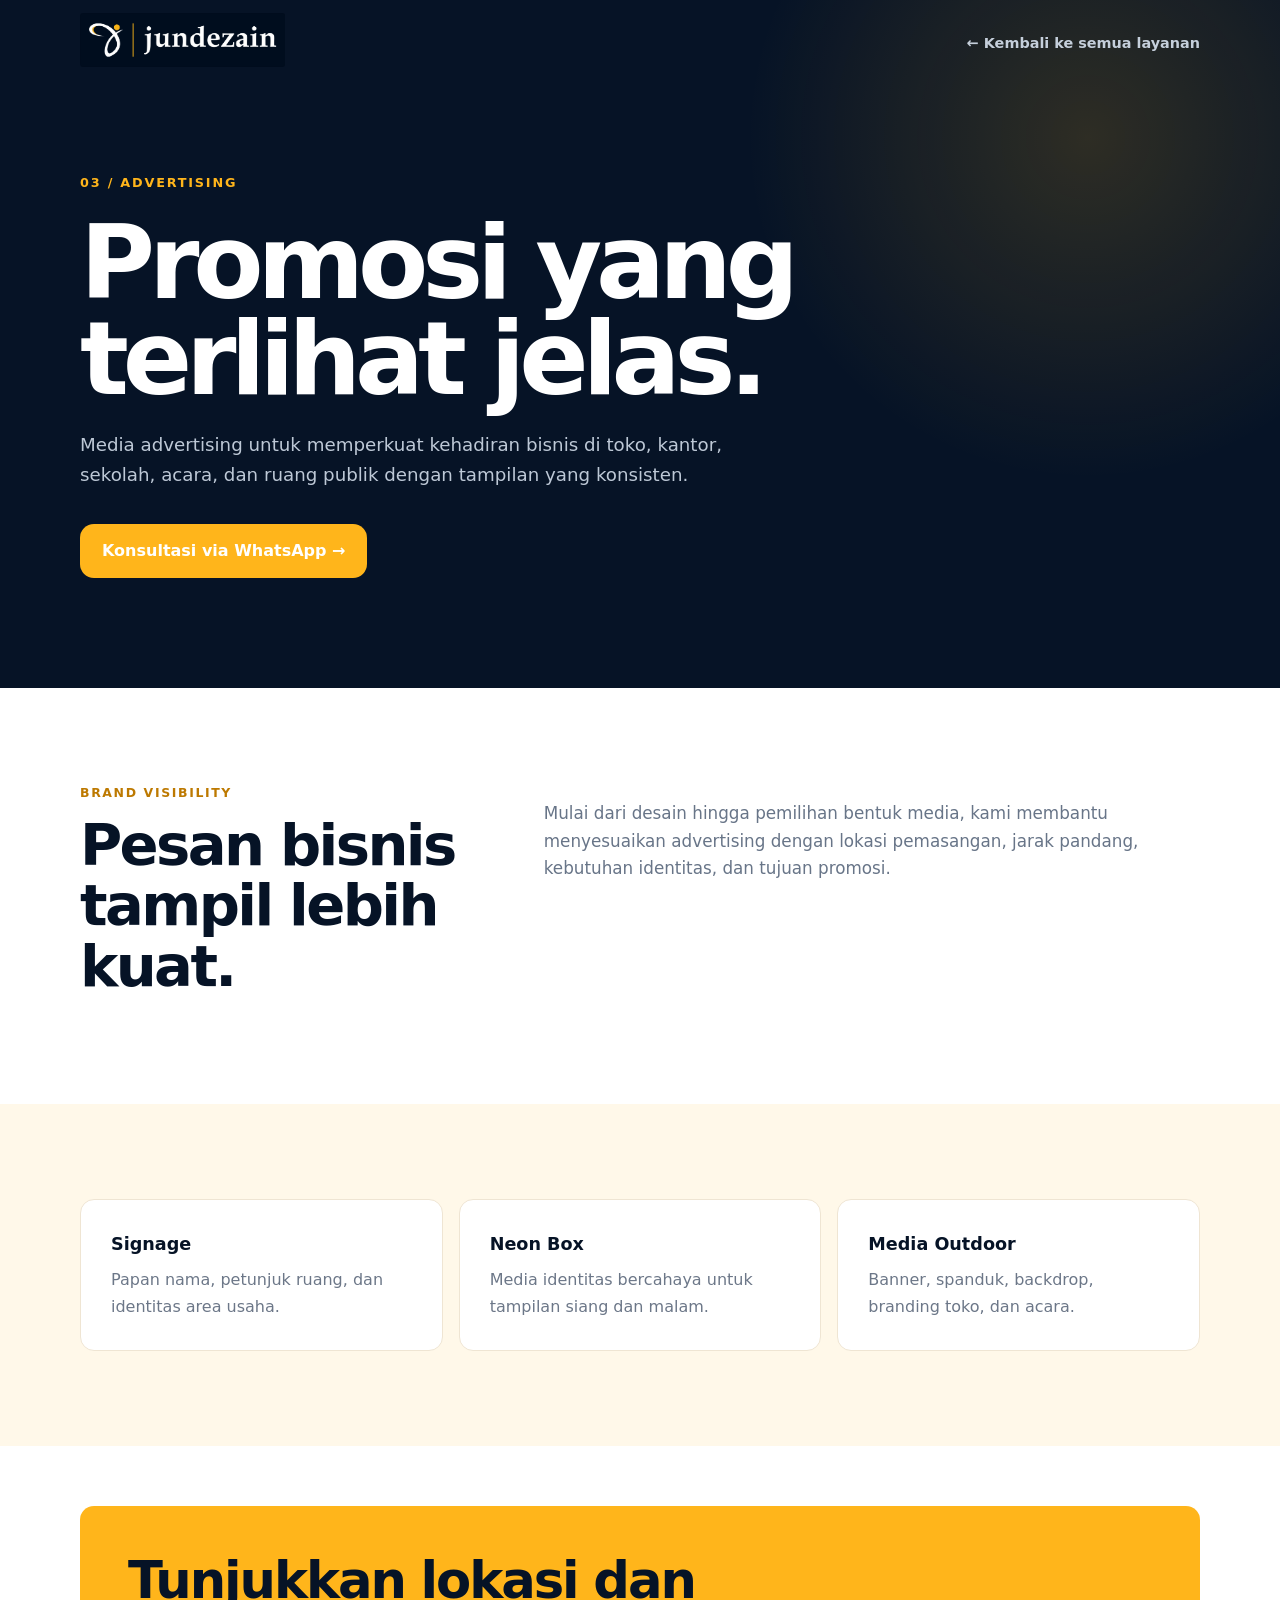
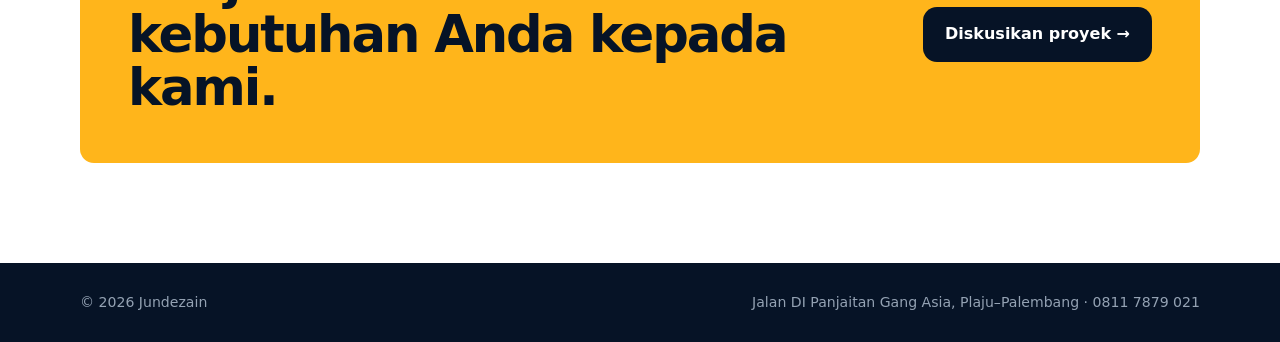
<file: advertising.html>
<!doctype html><html lang="id"><head><meta charset="utf-8"><meta name="viewport" content="width=device-width,initial-scale=1"><meta name="theme-color" content="#061326"><meta name="description" content="Layanan advertising Jundezain di Palembang."><link rel="icon" href="assets/logo-box.png"><link rel="stylesheet" href="assets/service-pages.css"><title>Advertising — Jundezain</title><script src="assets/meta-pixel.js"></script></head><body><noscript><img height="1" width="1" style="display:none" alt="" src="https://www.facebook.com/tr?id=1626058475710351&amp;ev=PageView&amp;noscript=1"></noscript>
<header><div class="wrap"><nav><a href="index.html"><img class="logo" src="assets/logo-horizontal.png" alt="Jundezain"></a><a class="back" href="index.html#layanan">← Kembali ke semua layanan</a></nav><div class="hero"><div class="eyebrow">03 / Advertising</div><h1>Promosi yang terlihat jelas.</h1><p>Media advertising untuk memperkuat kehadiran bisnis di toko, kantor, sekolah, acara, dan ruang publik dengan tampilan yang konsisten.</p><a class="btn" href="https://wa.me/628117879021?text=Halo%20Jundezain%2C%20saya%20ingin%20konsultasi%20Advertising">Konsultasi via WhatsApp →</a></div></div></header>
<main><section><div class="wrap intro"><div><div class="kicker">Brand visibility</div><h2>Pesan bisnis tampil lebih kuat.</h2></div><p>Mulai dari desain hingga pemilihan bentuk media, kami membantu menyesuaikan advertising dengan lokasi pemasangan, jarak pandang, kebutuhan identitas, dan tujuan promosi.</p></div></section>
<section class="items"><div class="wrap grid"><div class="card"><b>Signage</b><p>Papan nama, petunjuk ruang, dan identitas area usaha.</p></div><div class="card"><b>Neon Box</b><p>Media identitas bercahaya untuk tampilan siang dan malam.</p></div><div class="card"><b>Media Outdoor</b><p>Banner, spanduk, backdrop, branding toko, dan acara.</p></div></div></section>
<section class="cta"><div class="wrap"><div class="cta-box"><h2>Tunjukkan lokasi dan kebutuhan Anda kepada kami.</h2><a class="btn" href="https://wa.me/628117879021?text=Halo%20Jundezain%2C%20saya%20butuh%20media%20advertising">Diskusikan proyek →</a></div></div></section></main>
<footer><div class="wrap foot"><span>© 2026 Jundezain</span><span>Jalan DI Panjaitan Gang Asia, Plaju–Palembang · 0811 7879 021</span></div></footer></body></html>
</file>
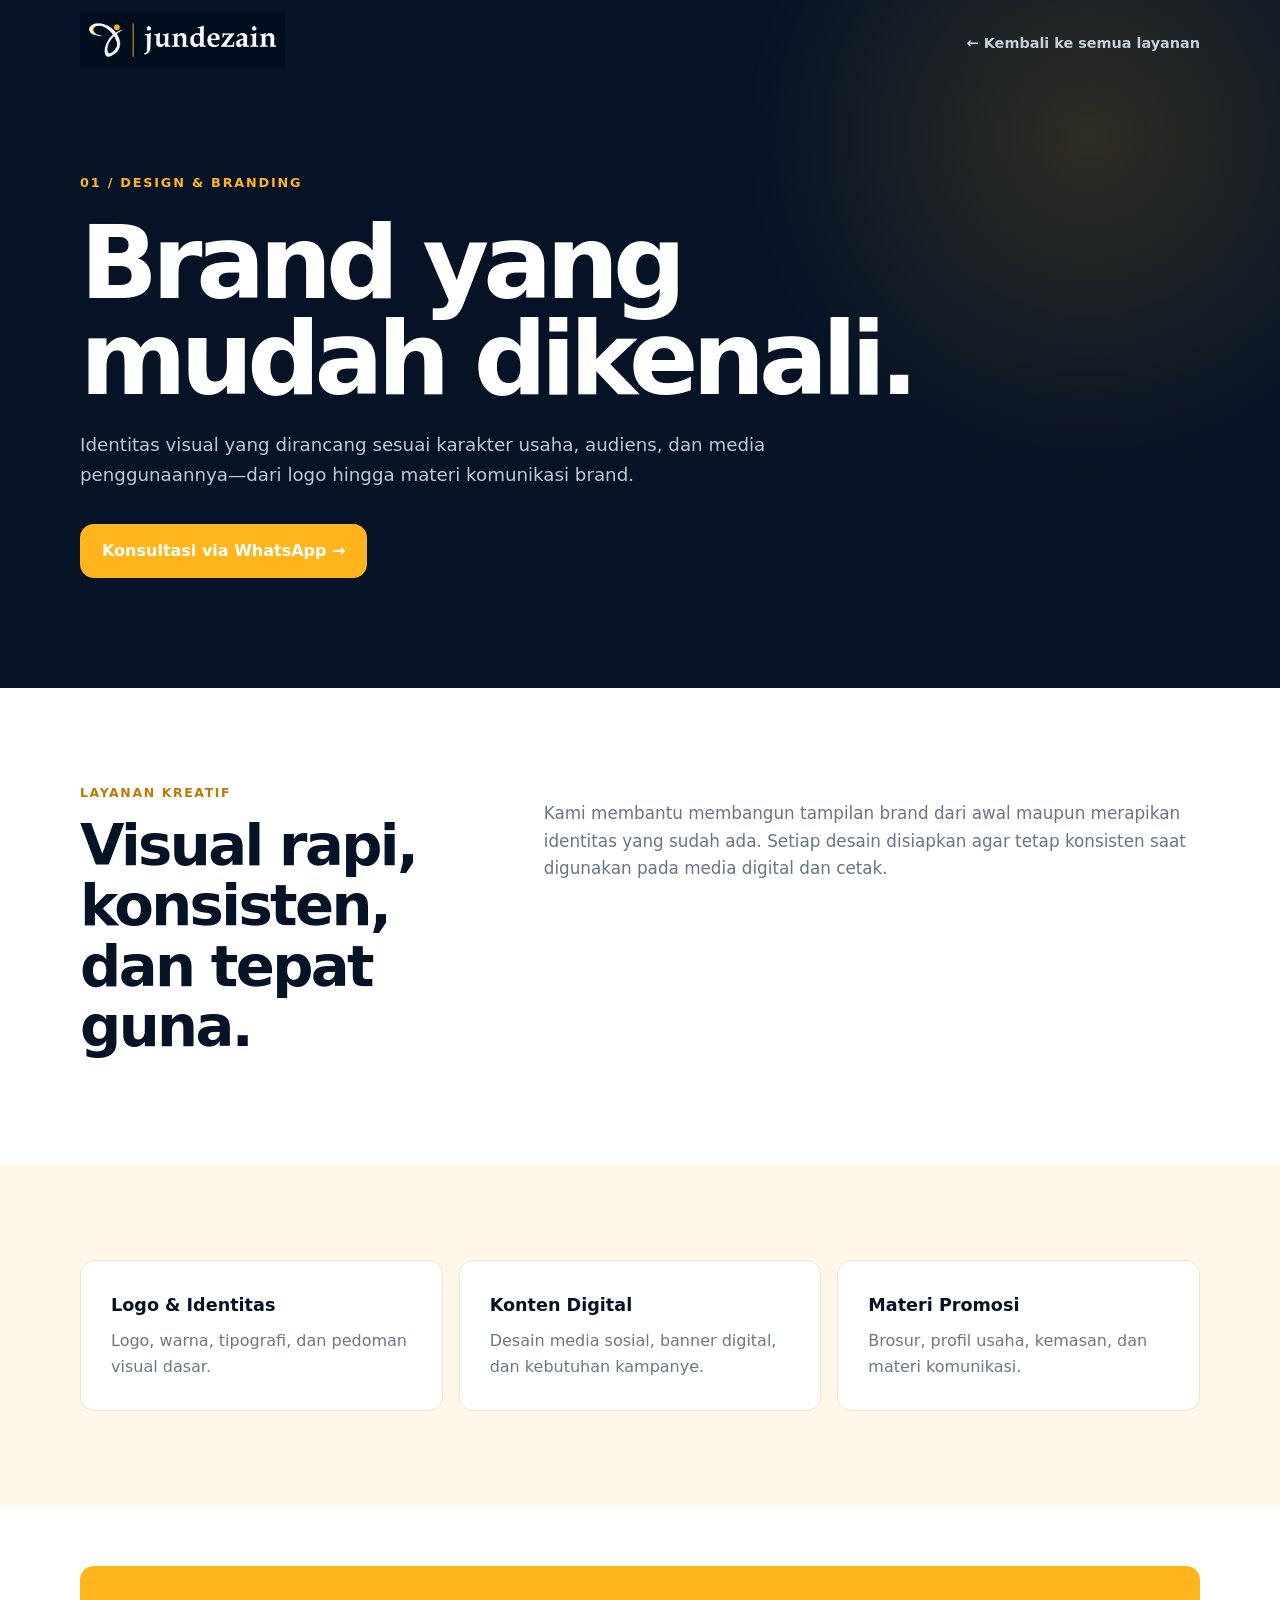
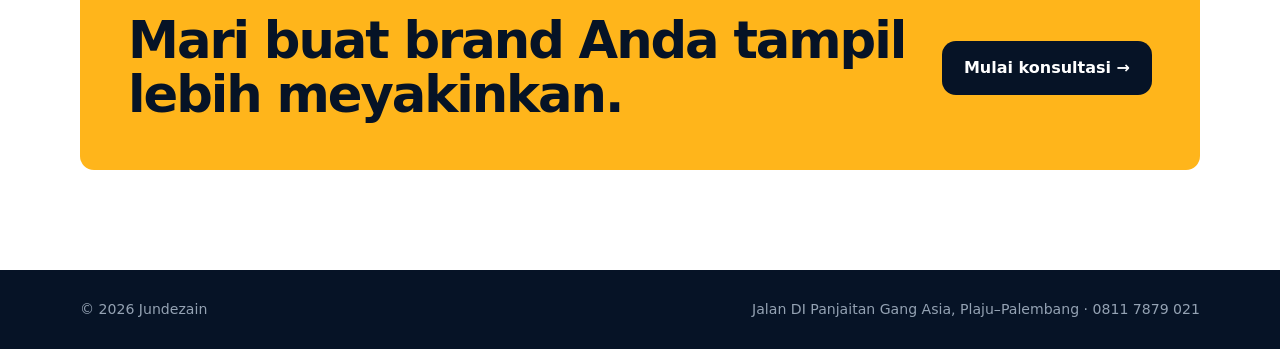
<file: desain-branding.html>
<!doctype html><html lang="id"><head><meta charset="utf-8"><meta name="viewport" content="width=device-width,initial-scale=1"><meta name="theme-color" content="#061326"><meta name="description" content="Layanan desain dan branding Jundezain di Palembang."><link rel="icon" href="assets/logo-box.png"><link rel="stylesheet" href="assets/service-pages.css"><title>Desain & Branding — Jundezain</title><script src="assets/meta-pixel.js"></script></head><body><noscript><img height="1" width="1" style="display:none" alt="" src="https://www.facebook.com/tr?id=1626058475710351&amp;ev=PageView&amp;noscript=1"></noscript>
<header><div class="wrap"><nav><a href="index.html"><img class="logo" src="assets/logo-horizontal.png" alt="Jundezain"></a><a class="back" href="index.html#layanan">← Kembali ke semua layanan</a></nav><div class="hero"><div class="eyebrow">01 / Design & Branding</div><h1>Brand yang mudah dikenali.</h1><p>Identitas visual yang dirancang sesuai karakter usaha, audiens, dan media penggunaannya—dari logo hingga materi komunikasi brand.</p><a class="btn" href="https://wa.me/628117879021?text=Halo%20Jundezain%2C%20saya%20ingin%20konsultasi%20Desain%20dan%20Branding">Konsultasi via WhatsApp →</a></div></div></header>
<main><section><div class="wrap intro"><div><div class="kicker">Layanan kreatif</div><h2>Visual rapi, konsisten, dan tepat guna.</h2></div><p>Kami membantu membangun tampilan brand dari awal maupun merapikan identitas yang sudah ada. Setiap desain disiapkan agar tetap konsisten saat digunakan pada media digital dan cetak.</p></div></section>
<section class="items"><div class="wrap grid"><div class="card"><b>Logo & Identitas</b><p>Logo, warna, tipografi, dan pedoman visual dasar.</p></div><div class="card"><b>Konten Digital</b><p>Desain media sosial, banner digital, dan kebutuhan kampanye.</p></div><div class="card"><b>Materi Promosi</b><p>Brosur, profil usaha, kemasan, dan materi komunikasi.</p></div></div></section>
<section class="cta"><div class="wrap"><div class="cta-box"><h2>Mari buat brand Anda tampil lebih meyakinkan.</h2><a class="btn" href="https://wa.me/628117879021?text=Halo%20Jundezain%2C%20saya%20butuh%20desain%20branding">Mulai konsultasi →</a></div></div></section></main>
<footer><div class="wrap foot"><span>© 2026 Jundezain</span><span>Jalan DI Panjaitan Gang Asia, Plaju–Palembang · 0811 7879 021</span></div></footer></body></html>
</file>
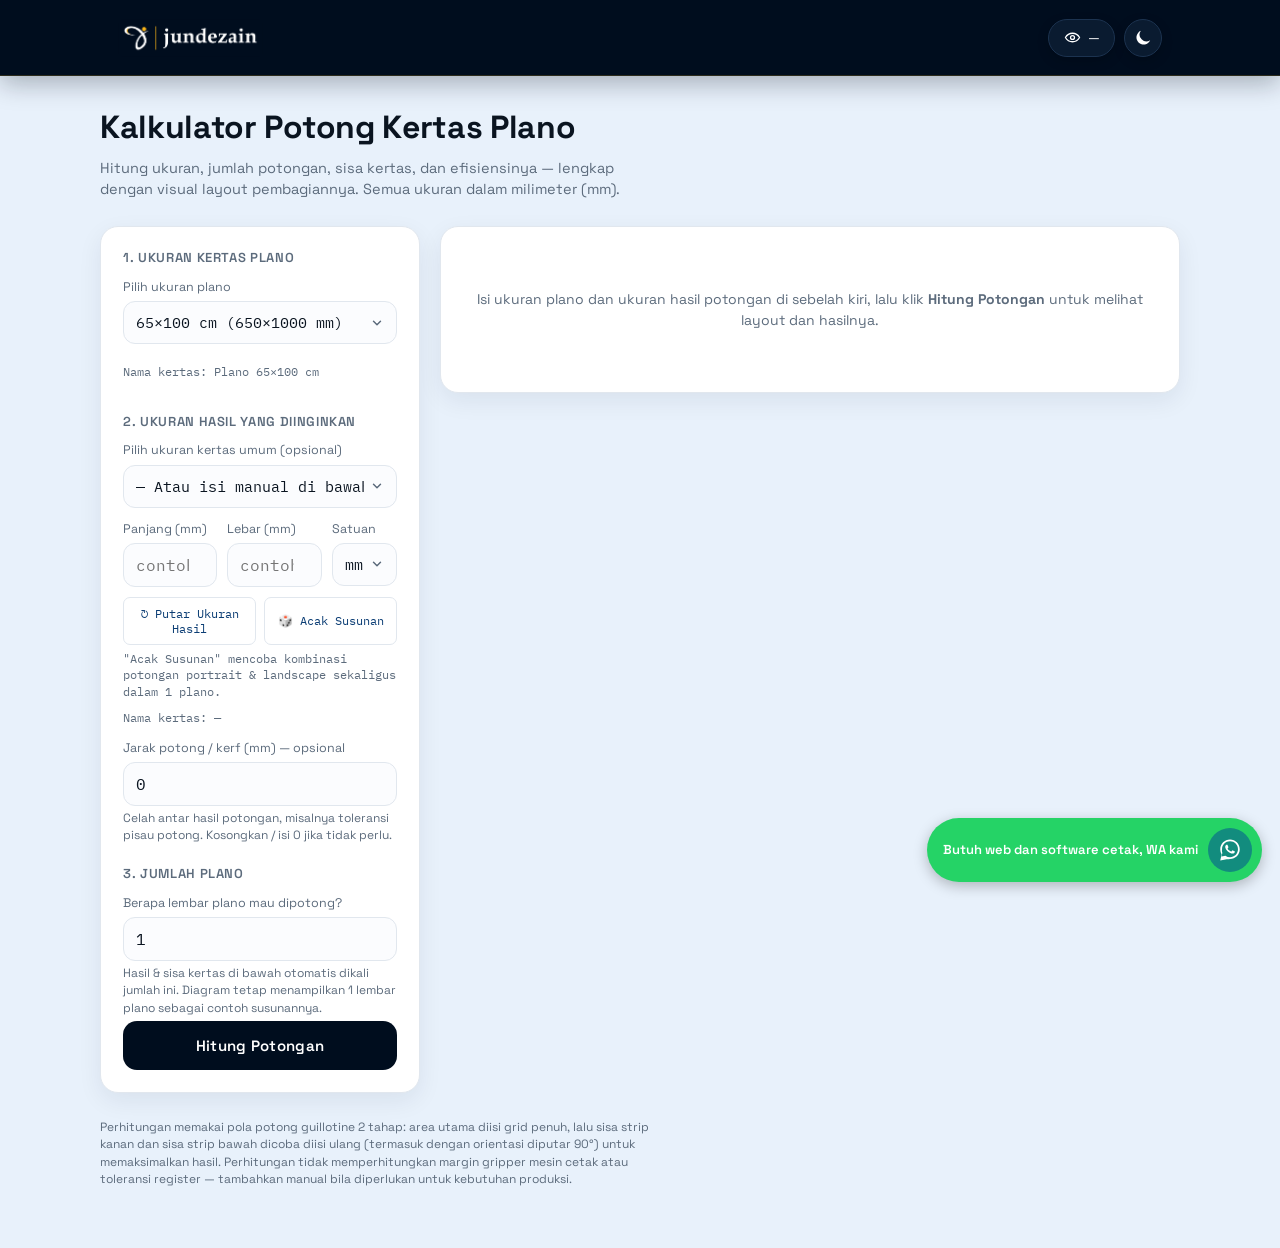
<file: hitungkertas.html>
<!DOCTYPE html>
<html lang="id">
<head>
<meta charset="UTF-8">
<meta name="viewport" content="width=device-width, initial-scale=1.0">
<title>Kalkulator Potong Plano</title>
<link rel="preconnect" href="https://fonts.googleapis.com">
<link href="https://fonts.googleapis.com/css2?family=Space+Grotesk:wght@500;600;700&family=IBM+Plex+Mono:wght@400;500;600&display=swap" rel="stylesheet">
<style>
  :root{
    --bg:#E8F1FB;
    --panel:#FFFFFF;
    --text:#0A1420;
    --text-muted:#5C6B7C;
    --border:#E1E7EE;
    --accent:#0B3D74;
    --accent-gold:#F9B418;
    --accent-ink:#FFFFFF;
    --error:#C0392B;
    --btn-grad-start:#1462A8;
    --btn-grad-end:#000D1E;
    --piece-main:#FFFFFF;
    --piece-right:#FFFFFF;
    --piece-bottom:#FFFFFF;
    --piece-border:#B7C0CB;
    --piece-text:#16324A;
    --badge-fill:#000D1E;
    --badge-text:#F9B418;
    --waste-bg:#EEF1F4;
    --waste-line:#C7D0DA;
    --input-bg:#FBFCFE;
    --shadow: 0 1px 2px rgba(10,20,32,0.06);
  }
  @media (prefers-color-scheme: dark){
    :root:not([data-theme="light"]){
      --bg:#000D1E;
      --panel:#0A1B30;
      --text:#F3F6FA;
      --text-muted:#9FB0C2;
      --border:#1C3350;
      --accent:#5FB0EC;
      --accent-gold:#F9B418;
      --accent-ink:#FFFFFF;
      --error:#FF6B5B;
      --btn-grad-start:#2E7BC4;
      --btn-grad-end:#0B2C50;
      --piece-main:#FFFFFF;
      --piece-right:#FFFFFF;
      --piece-bottom:#FFFFFF;
      --piece-border:#B7C0CB;
      --piece-text:#16324A;
      --badge-fill:#000D1E;
      --badge-text:#F9B418;
      --waste-bg:#0D2036;
      --waste-line:#24405F;
      --input-bg:#0A1B30;
      --shadow: 0 1px 2px rgba(0,0,0,0.35);
    }
  }
  :root[data-theme="dark"]{
    --bg:#000D1E;
    --panel:#0A1B30;
    --text:#F3F6FA;
    --text-muted:#9FB0C2;
    --border:#1C3350;
    --accent:#5FB0EC;
    --accent-gold:#F9B418;
    --accent-ink:#FFFFFF;
    --error:#FF6B5B;
    --btn-grad-start:#2E7BC4;
    --btn-grad-end:#0B2C50;
    --piece-main:#FFFFFF;
    --piece-right:#FFFFFF;
    --piece-bottom:#FFFFFF;
    --piece-border:#B7C0CB;
    --piece-text:#16324A;
    --badge-fill:#000D1E;
    --badge-text:#F9B418;
    --waste-bg:#0D2036;
    --waste-line:#24405F;
    --input-bg:#0A1B30;
    --shadow: 0 1px 2px rgba(0,0,0,0.35);
  }

  *{box-sizing:border-box;}
  html,body{margin:0;padding:0;max-width:100%;overflow-x:hidden;}
  body{
    background:var(--bg);
    color:var(--text);
    font-family:'Space Grotesk', system-ui, -apple-system, 'Segoe UI', Arial, sans-serif;
    line-height:1.45;
    padding:104px 18px 60px;
  }
  .wrap{width:100%;max-width:1080px;min-width:0;margin:0 auto;}

  header{margin-bottom:26px;}
  .navbar{
    position:fixed;
    top:0;
    left:0;
    right:0;
    z-index:100;
    display:flex;
    align-items:center;
    justify-content:space-between;
    gap:16px;
    width:100%;
    min-height:76px;
    margin:0;
    padding:18px max(18px,calc((100vw - 1080px)/2 + 18px));
    background:#000D1E;
    border-bottom:1px solid rgba(249,180,24,0.18);
    box-shadow:0 8px 24px rgba(0,13,30,0.28);
  }
  .nav-actions{
    display:flex;
    align-items:center;
    gap:9px;
    margin-left:auto;
  }
  .visitor-counter,
  .theme-toggle{
    height:38px;
    display:inline-flex;
    align-items:center;
    justify-content:center;
    border:1px solid #1C3350;
    background:#0A1B30;
    color:#FFFFFF;
    box-shadow:0 4px 12px rgba(0,0,0,0.18);
  }
  .visitor-counter{
    gap:7px;
    min-width:67px;
    padding:0 11px;
    border-radius:999px;
    font-family:'Space Grotesk',system-ui,sans-serif;
    font-size:13px;
    font-weight:400;
    line-height:1;
  }
  .visitor-counter svg{width:17px;height:17px;flex:none;color:#FFFFFF;}
  .theme-toggle{
    width:38px;
    padding:0;
    border-radius:50%;
    cursor:pointer;
  }
  .theme-toggle:hover{border-color:#5FB0EC;background:#102844;}
  .theme-toggle:focus-visible{outline:2px solid #F9B418;outline-offset:2px;}
  .theme-toggle svg{width:19px;height:19px;color:#FFFFFF;}
  .theme-toggle .icon-sun{display:none;}
  :root[data-theme="dark"] .theme-toggle .icon-moon,
  :root:not([data-theme="light"]) .theme-toggle .icon-moon{display:none;}
  :root[data-theme="dark"] .theme-toggle .icon-sun,
  :root:not([data-theme="light"]) .theme-toggle .icon-sun{display:block;}
  :root[data-theme="light"] .theme-toggle .icon-moon{display:block;}
  :root[data-theme="light"] .theme-toggle .icon-sun{display:none;}
  .brand-link{display:inline-flex; line-height:0;}
  .brand-logo-wide{
    height:38px;
    width:auto;
    border-radius:7px;
    display:block;
  }
  .hero h1{
    font-size:clamp(24px,3.6vw,32px);
    font-weight:700;
    margin:0 0 8px;
    letter-spacing:-0.01em;
    color:var(--text);
  }
  .hero p{
    color:var(--text-muted);
    max-width:62ch;
    margin:0;
    font-size:14.5px;
  }

  .layout{
    display:grid;
    grid-template-columns: 320px 1fr;
    gap:20px;
    align-items:start;
    margin-top:24px;
    min-width:0;
  }
  .layout > *,
  .panel,
  #output-panel,
  #output-content{
    min-width:0;
    max-width:100%;
  }
  @media (max-width:800px){
    .layout{grid-template-columns:1fr;}
  }
  @media (max-width:480px){
    body{padding:88px 12px 48px;}
    .navbar{min-height:68px;margin:0;padding:16px 12px;}
    .brand-logo-wide{height:32px;}
    .nav-actions{gap:7px;}
    .visitor-counter{height:36px;min-width:62px;padding:0 9px;font-size:12.5px;}
    .theme-toggle{width:36px;height:36px;}
    .panel{padding:16px;}
    .field-row{grid-template-columns:1fr; gap:10px;}
    button.primary{padding:14px; font-size:15px;}
    .preset-btn{padding:8px 10px; font-size:12px;}
    .stat-card .value{font-size:17px;}
  }

  .panel{
    background:var(--panel);
    border:1px solid var(--border);
    border-radius:18px;
    padding:22px;
    box-shadow:0 8px 24px rgba(10,30,60,0.07);
    min-width:0;
    max-width:100%;
    overflow:hidden;
  }

  fieldset{
    border:none;
    padding:0;
    margin:0 0 20px;
  }
  fieldset:last-of-type{margin-bottom:0;}
  legend{
    font-size:13px;
    font-weight:600;
    text-transform:uppercase;
    letter-spacing:0.05em;
    color:var(--text-muted);
    padding:0 0 10px;
  }

  .field-row{
    display:grid;
    grid-template-columns:1fr 1fr;
    gap:10px;
    margin-bottom:10px;
  }
  .field-row-3{
    display:grid;
    grid-template-columns:1.3fr 1.3fr 0.9fr;
    gap:10px;
    margin-bottom:10px;
  }
  @media (max-width:480px){
    .field-row-3{grid-template-columns:1fr 1fr; }
    .field-row-3 > div:nth-child(3){grid-column:1 / -1;}
  }
  label{
    display:block;
    font-size:12.5px;
    color:var(--text-muted);
    margin-bottom:5px;
  }
  input[type="number"]{
    width:100%;
    font-family:'IBM Plex Mono', ui-monospace, monospace;
    font-size:16px;
    padding:11px 12px;
    border:1px solid var(--border);
    border-radius:12px;
    background:var(--input-bg);
    color:var(--text);
  }
  .select-input{
    width:100%;
    font-family:'IBM Plex Mono', ui-monospace, monospace;
    font-size:14.5px;
    padding:11px 12px;
    border:1px solid var(--border);
    border-radius:12px;
    background:var(--input-bg);
    color:var(--text);
    appearance:none;
    -webkit-appearance:none;
    background-image:url("data:image/svg+xml;utf8,<svg xmlns='http://www.w3.org/2000/svg' width='14' height='14' viewBox='0 0 24 24' fill='none' stroke='%235C6B7C' stroke-width='2.5' stroke-linecap='round' stroke-linejoin='round'><polyline points='6 9 12 15 18 9'></polyline></svg>");
    background-repeat:no-repeat;
    background-position:right 12px center;
    padding-right:32px;
  }
  input[type="number"]:focus-visible{
    outline:2px solid var(--accent);
    outline-offset:1px;
  }
  .unit-hint{
    font-family:'IBM Plex Mono', ui-monospace, monospace;
    font-size:11.5px;
    color:var(--text-muted);
    margin-top:8px;
  }

  .presets{
    display:flex;
    flex-wrap:wrap;
    gap:6px;
    margin:10px 0 16px;
  }
  .preset-btn{
    font-family:'IBM Plex Mono', ui-monospace, monospace;
    font-size:11.5px;
    padding:6px 9px;
    border-radius:6px;
    border:1px solid var(--border);
    background:transparent;
    color:var(--text);
    cursor:pointer;
  }
  .preset-btn:hover{border-color:var(--accent); color:var(--accent);}

  .gap-note{
    font-size:12px;
    color:var(--text-muted);
    margin:4px 0 0;
  }

  button.primary{
    width:100%;
    font-family:'Space Grotesk', sans-serif;
    font-weight:600;
    font-size:15px;
    padding:15px 16px;
    border-radius:14px;
    border:none;
    background:var(--btn-grad-end);
    color:var(--accent-ink);
    cursor:pointer;
    margin-top:4px;
    letter-spacing:0.02em;
  }
  button.primary:hover{filter:brightness(1.25);}
  button.primary:focus-visible{outline:2px solid var(--accent-gold); outline-offset:2px;}

  .ghost-btn{
    font-family:'IBM Plex Mono', ui-monospace, monospace;
    font-size:12px;
    padding:8px 11px;
    border-radius:7px;
    border:1px solid var(--border);
    background:var(--panel);
    color:var(--accent);
    cursor:pointer;
  }
  .ghost-btn:hover{border-color:var(--accent);}

  .error-box{
    display:none;
    font-size:13px;
    color:var(--error);
    background:color-mix(in srgb, var(--error) 12%, transparent);
    border:1px solid var(--error);
    border-radius:7px;
    padding:9px 11px;
    margin-top:12px;
  }

  .output-empty{
    color:var(--text-muted);
    font-size:14px;
    padding:40px 10px;
    text-align:center;
  }

  .diagram-head{
    display:flex;
    justify-content:space-between;
    align-items:baseline;
    flex-wrap:wrap;
    gap:8px;
    margin-bottom:14px;
  }
  .diagram-head h2{
    font-size:15px;
    margin:0;
    max-width:100%;
    overflow-wrap:anywhere;
    word-break:break-word;
  }
  .diagram-head .orient-tag{
    font-family:'IBM Plex Mono', ui-monospace, monospace;
    font-size:11.5px;
    color:var(--text-muted);
    max-width:100%;
    overflow-wrap:anywhere;
  }

  .svg-frame{
    border:1px solid var(--border);
    border-radius:8px;
    background:var(--waste-bg);
    padding:14px;
    width:100%;
    max-width:100%;
    min-width:0;
    overflow:hidden;
  }
  .svg-frame svg{
    display:block;
    width:100%;
    max-width:100%;
    min-width:0;
    height:auto;
    max-height:520px;
  }

  .legend{
    display:flex;
    flex-wrap:wrap;
    gap:14px;
    margin:14px 0 4px;
    font-size:12.5px;
    min-width:0;
  }
  .legend-item{display:flex; align-items:center; gap:6px;min-width:0;overflow-wrap:anywhere;}
  .swatch{
    width:13px; height:13px;
    border-radius:3px;
    border:1px solid var(--piece-border);
    flex-shrink:0;
  }
  .swatch.waste{
    background-image: repeating-linear-gradient(45deg, var(--waste-line) 0, var(--waste-line) 2px, var(--waste-bg) 2px, var(--waste-bg) 6px);
  }

  .stats{
    display:grid;
    grid-template-columns:repeat(auto-fit,minmax(150px,1fr));
    gap:1px;
    background:var(--border);
    border:1px solid var(--border);
    border-radius:8px;
    overflow:hidden;
    margin-top:20px;
  }
  .stat-card{
    background:var(--panel);
    padding:14px 15px;
    min-width:0;
  }
  .stat-card .label{
    font-size:11.5px;
    color:var(--text-muted);
    text-transform:uppercase;
    letter-spacing:0.04em;
    margin-bottom:5px;
  }
  .stat-card .value{
    font-family:'IBM Plex Mono', ui-monospace, monospace;
    font-size:19px;
    font-weight:600;
    overflow-wrap:anywhere;
  }
  .stat-card .sub{
    font-family:'IBM Plex Mono', ui-monospace, monospace;
    font-size:11.5px;
    color:var(--text-muted);
    margin-top:3px;
  }
  .stat-card.highlight .value{color:var(--accent);}

  .breakdown{
    margin-top:18px;
    font-size:13px;
  }
  .breakdown h3{
    font-size:13px;
    margin:0 0 8px;
    color:var(--text-muted);
    text-transform:uppercase;
    letter-spacing:0.04em;
  }
  .breakdown-scroll{
    overflow-x:auto;
    -webkit-overflow-scrolling:touch;
    width:100%;
    max-width:100%;
  }
  .breakdown table{
    width:100%;
    border-collapse:collapse;
    min-width:440px;
  }
  .breakdown td, .breakdown th{
    text-align:left;
    padding:7px 8px;
    border-bottom:1px solid var(--border);
    font-size:12.5px;
  }
  .breakdown th{
    color:var(--text-muted);
    font-weight:500;
    font-family:'IBM Plex Mono', ui-monospace, monospace;
    font-size:11px;
    text-transform:uppercase;
  }
  .breakdown td.num{
    font-family:'IBM Plex Mono', ui-monospace, monospace;
  }

  footer{
    margin-top:26px;
    font-size:12px;
    color:var(--text-muted);
    max-width:70ch;
  }

  .wa-float{
    position:fixed;
    right:18px;
    bottom:18px;
    z-index:40;
    display:flex;
    align-items:center;
    gap:10px;
    text-decoration:none;
    background:#25D366;
    color:#FFFFFF;
    padding:10px 10px 10px 16px;
    border-radius:999px;
    box-shadow:0 4px 14px rgba(0,0,0,0.25);
  }
  .wa-float:hover{filter:brightness(1.05);}
  .wa-float-label{
    font-family:'Space Grotesk', sans-serif;
    font-size:13px;
    font-weight:600;
    white-space:nowrap;
  }
  .wa-float-icon{
    width:44px;
    height:44px;
    border-radius:50%;
    background:#128C7E;
    display:flex;
    align-items:center;
    justify-content:center;
    flex-shrink:0;
  }
  @media (max-width:560px){
    .wa-float-label{display:none;}
    .wa-float{padding:10px;}
  }
  @media (max-width:480px){
    .layout{gap:16px;}
    .panel{border-radius:16px;}
    #output-panel{padding:16px;}
    .diagram-head{align-items:flex-start;}
    .diagram-head h2{font-size:14px;line-height:1.35;}
    .svg-frame{padding:8px;}
    .legend{gap:9px;font-size:11.5px;}
    .stats{grid-template-columns:repeat(2,minmax(0,1fr));}
    .stat-card{padding:11px 10px;}
    .stat-card .value{font-size:15px;}
  }
</style>
</head>
<body>
<div class="wrap">

  <div class="navbar">
      <a href="https://jundezain.my.id" target="_blank" rel="noopener noreferrer" class="brand-link" aria-label="Kunjungi jundezain.my.id">
        <img class="brand-logo-wide" src="[data-uri]" alt="Jundezain">
      </a>
      <div class="nav-actions">
        <div class="visitor-counter" title="Jumlah kunjungan" aria-label="Jumlah kunjungan">
          <svg viewBox="0 0 24 24" fill="none" stroke="currentColor" stroke-width="1.8" stroke-linecap="round" stroke-linejoin="round" aria-hidden="true">
            <path d="M2 12s3.5-6 10-6 10 6 10 6-3.5 6-10 6S2 12 2 12Z"/>
            <circle cx="12" cy="12" r="2.8"/>
          </svg>
          <span id="visitor-count">—</span>
        </div>
        <button class="theme-toggle" id="theme-toggle" type="button" aria-label="Ganti mode tampilan" title="Ganti mode terang/gelap">
          <svg class="icon-moon" viewBox="0 0 24 24" fill="currentColor" aria-hidden="true"><path d="M20.4 15.4A8.5 8.5 0 0 1 8.6 3.6 9 9 0 1 0 20.4 15.4Z"/></svg>
          <svg class="icon-sun" viewBox="0 0 24 24" fill="none" stroke="currentColor" stroke-width="2" stroke-linecap="round" aria-hidden="true"><circle cx="12" cy="12" r="4"/><path d="M12 2v2M12 20v2M4.93 4.93l1.42 1.42M17.66 17.66l1.41 1.41M2 12h2M20 12h2M4.93 19.07l1.42-1.42M17.66 6.34l1.41-1.41"/></svg>
        </button>
      </div>
  </div>
  <header>
    <div class="hero">
      <h1>Kalkulator Potong Kertas Plano</h1>
      <p>Hitung ukuran, jumlah potongan, sisa kertas, dan efisiensinya — lengkap dengan visual layout pembagiannya. Semua ukuran dalam milimeter (mm).</p>
    </div>
  </header>

  <div class="layout">

    <!-- INPUT PANEL -->
    <div class="panel">
      <form id="calc-form" novalidate>

        <fieldset>
          <legend>1. Ukuran Kertas Plano</legend>
          <label for="planoPreset">Pilih ukuran plano</label>
          <select id="planoPreset" class="select-input" style="margin-bottom:12px;"></select>
          <div class="field-row" id="planoCustomWrap" style="display:none;">
            <div>
              <label for="planoW">Panjang (mm)</label>
              <input type="number" id="planoW" min="1" step="0.1" required placeholder="contoh: 1090">
            </div>
            <div>
              <label for="planoH">Lebar (mm)</label>
              <input type="number" id="planoH" min="1" step="0.1" required placeholder="contoh: 790">
            </div>
          </div>
          <p class="unit-hint" id="plano-name">Nama kertas: —</p>
        </fieldset>

        <fieldset>
          <legend>2. Ukuran Hasil yang Diinginkan</legend>
          <label for="cutPreset">Pilih ukuran kertas umum (opsional)</label>
          <select id="cutPreset" class="select-input" style="margin-bottom:12px;">
            <option value="">— Atau isi manual di bawah —</option>
          </select>
          <div class="field-row-3">
            <div>
              <label for="cutW" id="cutWLabel">Panjang (mm)</label>
              <input type="number" id="cutW" min="0.1" step="0.1" required placeholder="contoh: 210">
            </div>
            <div>
              <label for="cutH" id="cutHLabel">Lebar (mm)</label>
              <input type="number" id="cutH" min="0.1" step="0.1" required placeholder="contoh: 297">
            </div>
            <div>
              <label for="cutUnit">Satuan</label>
              <select id="cutUnit" class="select-input">
                <option value="mm" selected>mm</option>
                <option value="cm">cm</option>
              </select>
            </div>
          </div>
          <div style="display:flex; gap:8px; margin-bottom:10px;">
            <button type="button" class="ghost-btn" id="rotate-cut-btn" style="flex:1;">↻ Putar Ukuran Hasil</button>
            <button type="button" class="ghost-btn" id="random-cut-btn" style="flex:1;">🎲 Acak Susunan</button>
          </div>
          <p class="unit-hint" style="margin-top:-4px;">"Acak Susunan" mencoba kombinasi potongan portrait & landscape sekaligus dalam 1 plano.</p>
          <p class="unit-hint" id="cut-name" style="margin-top:-2px;margin-bottom:12px;">Nama kertas: —</p>
          <label for="gap">Jarak potong / kerf (mm) — opsional</label>
          <input type="number" id="gap" min="0" step="0.1" value="0">
          <p class="gap-note">Celah antar hasil potongan, misalnya toleransi pisau potong. Kosongkan / isi 0 jika tidak perlu.</p>
        </fieldset>

        <fieldset>
          <legend>3. Jumlah Plano</legend>
          <label for="planoCount">Berapa lembar plano mau dipotong?</label>
          <input type="number" id="planoCount" min="1" step="1" value="1">
          <p class="gap-note">Hasil &amp; sisa kertas di bawah otomatis dikali jumlah ini. Diagram tetap menampilkan 1 lembar plano sebagai contoh susunannya.</p>
        </fieldset>

        <button type="submit" class="primary">Hitung Potongan</button>
        <div class="error-box" id="error-box"></div>
      </form>
    </div>

    <!-- OUTPUT PANEL -->
    <div class="panel" id="output-panel">
      <div class="output-empty" id="output-empty">
        Isi ukuran plano dan ukuran hasil potongan di sebelah kiri, lalu klik <strong>Hitung Potongan</strong> untuk melihat layout dan hasilnya.
      </div>

      <div id="output-content" style="display:none;">
        <div class="diagram-head">
          <h2 id="diagram-title">Layout Potong</h2>
          <span class="orient-tag" id="orient-tag"></span>
        </div>

        <div class="svg-frame" id="svg-frame"></div>

        <div class="legend" id="legend"></div>

        <div class="stats" id="stats"></div>

        <div class="breakdown">
          <h3>Rincian per Area Potong</h3>
          <div class="breakdown-scroll">
            <table>
              <thead>
                <tr><th>Area</th><th>Susunan</th><th>Orientasi</th><th>Jumlah</th></tr>
              </thead>
              <tbody id="breakdown-body"></tbody>
            </table>
          </div>
        </div>
      </div>
    </div>

  </div>

  <footer>
    Perhitungan memakai pola potong guillotine 2 tahap: area utama diisi grid penuh, lalu sisa strip kanan dan sisa strip bawah dicoba diisi ulang (termasuk dengan orientasi diputar 90°) untuk memaksimalkan hasil. Perhitungan tidak memperhitungkan margin gripper mesin cetak atau toleransi register — tambahkan manual bila diperlukan untuk kebutuhan produksi.
  </footer>

</div>

<a class="wa-float" href="https://wa.me/628117879021?text=Salam%20min%2C%20boleh%20info%20seputar%20web%20dan%20software%20aplikasi%3F%20Terimakasih%20ya" target="_blank" rel="noopener noreferrer" aria-label="Chat WhatsApp">
  <span class="wa-float-label">Butuh web dan software cetak, WA kami</span>
  <span class="wa-float-icon">
    <svg viewBox="0 0 32 32" width="26" height="26" fill="#FFFFFF" aria-hidden="true">
      <path d="M16.02 3C9.4 3 4 8.38 4 15c0 2.28.63 4.4 1.73 6.22L4 29l7.98-1.66A11.94 11.94 0 0 0 16.02 27C22.64 27 28 21.62 28 15S22.64 3 16.02 3Zm0 21.8c-1.94 0-3.75-.55-5.28-1.5l-.38-.23-4.73.98.99-4.6-.25-.4A9.7 9.7 0 0 1 6.2 15c0-5.42 4.4-9.8 9.82-9.8 5.4 0 9.8 4.38 9.8 9.8 0 5.42-4.4 9.8-9.8 9.8Zm5.4-7.34c-.3-.15-1.75-.87-2.02-.96-.27-.1-.47-.15-.66.15-.2.3-.76.96-.93 1.16-.17.2-.34.22-.64.08-.3-.15-1.24-.46-2.37-1.47-.88-.78-1.47-1.75-1.64-2.05-.17-.3-.02-.46.13-.61.13-.13.3-.34.44-.5.15-.17.2-.3.3-.5.1-.2.05-.37-.02-.52-.08-.15-.66-1.6-.9-2.2-.24-.57-.48-.5-.66-.5h-.56c-.2 0-.5.07-.77.37-.27.3-1 1-1 2.4 0 1.42 1.03 2.8 1.17 3 .15.2 2.03 3.1 4.93 4.35.69.3 1.22.47 1.64.6.69.22 1.32.19 1.82.11.55-.08 1.75-.72 2-1.4.24-.7.24-1.28.17-1.4-.07-.13-.27-.2-.56-.35Z"/>
    </svg>
  </span>
</a>

<script>
(function setupHeader(){
  const root = document.documentElement;
  const themeButton = document.getElementById('theme-toggle');
  const countEl = document.getElementById('visitor-count');
  const counterUrl = 'https://script.google.com/macros/s/AKfycbz3kFVtuRpIn5laXhRKpEi8HuAqurAFertZpam181kh2xVex-cZzKaPkERXb69ARoVE_A/exec';

  const savedTheme = localStorage.getItem('jundezain-theme');
  const initialTheme = savedTheme || (window.matchMedia('(prefers-color-scheme: dark)').matches ? 'dark' : 'light');
  root.setAttribute('data-theme', initialTheme);

  themeButton.addEventListener('click', function(){
    const nextTheme = root.getAttribute('data-theme') === 'dark' ? 'light' : 'dark';
    root.setAttribute('data-theme', nextTheme);
    localStorage.setItem('jundezain-theme', nextTheme);
  });

  function findCount(value){
    if(typeof value === 'number' && Number.isFinite(value)) return value;
    if(typeof value === 'string' && /^\s*[\d.,]+\s*$/.test(value)){
      return Number(value.replace(/[^\d]/g,''));
    }
    if(value && typeof value === 'object'){
      const preferredKeys = ['count','counter','views','visits','visitor','visitors','total','value','jumlah'];
      for(const key of preferredKeys){
        if(Object.prototype.hasOwnProperty.call(value,key)){
          const found = findCount(value[key]);
          if(found !== null) return found;
        }
      }
      for(const item of Object.values(value)){
        const found = findCount(item);
        if(found !== null) return found;
      }
    }
    return null;
  }

  let counterDone = false;
  const counterScript = document.createElement('script');

  function counterFailed(){
    if(counterDone) return;
    counterDone = true;
    countEl.textContent = '—';
    countEl.parentElement.title = 'Counter belum dapat dimuat';
    counterScript.remove();
  }

  window.jundezainCounterCallback = function(payload){
    if(counterDone) return;
    const count = findCount(payload);
    if(count === null){
      counterFailed();
      return;
    }
    counterDone = true;
    countEl.textContent = new Intl.NumberFormat('id-ID').format(count);
    countEl.parentElement.title = 'Jumlah kunjungan';
    counterScript.remove();
  };

  counterScript.src = counterUrl + '?callback=jundezainCounterCallback&_=' + Date.now();
  counterScript.async = true;
  counterScript.onerror = counterFailed;
  document.head.appendChild(counterScript);
  window.setTimeout(counterFailed, 12000);
})();

(function(){
  const PRESETS = [
    {label:'65×100 cm', w:650, h:1000},
    {label:'79×109 cm', w:790, h:1090},
    {label:'61×86 cm', w:610, h:860},
    {label:'72×102 cm', w:720, h:1020},
  ];

  const planoWEl = document.getElementById('planoW');
  const planoHEl = document.getElementById('planoH');
  const planoPresetEl = document.getElementById('planoPreset');
  const planoCustomWrap = document.getElementById('planoCustomWrap');
  const cutWEl = document.getElementById('cutW');
  const cutHEl = document.getElementById('cutH');
  const cutUnitEl = document.getElementById('cutUnit');
  const cutWLabelEl = document.getElementById('cutWLabel');
  const cutHLabelEl = document.getElementById('cutHLabel');
  const gapEl = document.getElementById('gap');
  const planoCountEl = document.getElementById('planoCount');
  const form = document.getElementById('calc-form');
  const errorBox = document.getElementById('error-box');
  const outputEmpty = document.getElementById('output-empty');
  const outputContent = document.getElementById('output-content');

  PRESETS.forEach((p,i)=>{
    const opt = document.createElement('option');
    opt.value = String(i);
    opt.textContent = `${p.label} (${p.w}×${p.h} mm)`;
    planoPresetEl.appendChild(opt);
  });
  const customOpt = document.createElement('option');
  customOpt.value = 'custom';
  customOpt.textContent = 'Ukuran custom (isi manual)';
  planoPresetEl.appendChild(customOpt);

  function applyPlanoPreset(){
    if(planoPresetEl.value==='custom'){
      planoCustomWrap.style.display = '';
    } else {
      planoCustomWrap.style.display = 'none';
      const p = PRESETS[parseInt(planoPresetEl.value,10)];
      planoWEl.value = p.w;
      planoHEl.value = p.h;
      updateNameHints();
    }
  }
  planoPresetEl.addEventListener('change', applyPlanoPreset);
  planoPresetEl.value = '0';

  // Nama kertas standar (mm) untuk deteksi otomatis, cocok di orientasi apapun (dibolak-balik).
  const PLANO_NAME_TABLE = [
    {w:650, h:1000, name:'Plano 65×100 cm'},
    {w:790, h:1090, name:'Plano 79×109 cm'},
    {w:610, h:860,  name:'Plano 61×86 cm'},
    {w:720, h:1020, name:'Plano 72×102 cm'},
  ];
  const CUT_NAME_TABLE = [
    {w:841, h:1189, name:'A0'},
    {w:594, h:841,  name:'A1'},
    {w:420, h:594,  name:'A2'},
    {w:297, h:420,  name:'A3'},
    {w:210, h:297,  name:'A4'},
    {w:148, h:210,  name:'A5'},
    {w:105, h:148,  name:'A6'},
    {w:74,  h:105,  name:'A7'},
    {w:215, h:330,  name:'F4 / Folio'},
    {w:216, h:279,  name:'Letter'},
    {w:216, h:356,  name:'Legal'},
  ];
  function detectPaperName(w, h, table, tol){
    for(const item of table){
      const a = Math.abs(w-item.w)<=tol && Math.abs(h-item.h)<=tol;
      const b = Math.abs(w-item.h)<=tol && Math.abs(h-item.w)<=tol;
      if(a || b) return item.name;
    }
    return null;
  }

  // Dropdown pilihan cepat ukuran kertas standar — mengisi field Panjang/Lebar hasil,
  // tetap bisa diubah manual sesudahnya kalau perlu ukuran custom.
  const cutPresetEl = document.getElementById('cutPreset');
  CUT_NAME_TABLE.forEach((item, i)=>{
    const opt = document.createElement('option');
    opt.value = String(i);
    opt.textContent = `${item.name} (${item.w}×${item.h} mm)`;
    cutPresetEl.appendChild(opt);
  });
  cutPresetEl.addEventListener('change', ()=>{
    if(cutPresetEl.value==='') return;
    const item = CUT_NAME_TABLE[parseInt(cutPresetEl.value,10)];
    const f = cutUnitFactor();
    cutWEl.value = item.w / f;
    cutHEl.value = item.h / f;
    updateNameHints();
    updateRotateButtonLabel();
  });
  function cutUnitFactor(){ return cutUnitEl.value==='cm' ? 10 : 1; }

  function updateNameHints(){
    const pw = parseFloat(planoWEl.value), ph = parseFloat(planoHEl.value);
    const f = cutUnitFactor();
    const cw = parseFloat(cutWEl.value)*f, ch = parseFloat(cutHEl.value)*f;
    const planoHint = document.getElementById('plano-name');
    const cutHint = document.getElementById('cut-name');
    if(pw>0 && ph>0){
      const n = detectPaperName(pw, ph, PLANO_NAME_TABLE, 3);
      planoHint.textContent = 'Nama kertas: ' + (n || 'ukuran non-standar');
    } else {
      planoHint.textContent = 'Nama kertas: —';
    }
    if(cw>0 && ch>0){
      const n = detectPaperName(cw, ch, CUT_NAME_TABLE, 2);
      cutHint.textContent = 'Nama kertas: ' + (n || 'ukuran non-standar');
    } else {
      cutHint.textContent = 'Nama kertas: —';
    }
  }
  [planoWEl, planoHEl, cutWEl, cutHEl].forEach(el=>{
    el.addEventListener('input', updateNameHints);
  });
  updateNameHints();
  applyPlanoPreset();

  // Ganti satuan mm<->cm: nilai di field Panjang/Lebar hasil dikonversi supaya ukuran fisiknya
  // tetap sama (bukan cuma ganti label), dan label field ikut berubah ("Panjang (mm)" <-> "(cm)").
  let currentCutUnit = 'mm';
  cutUnitEl.addEventListener('change', ()=>{
    const newUnit = cutUnitEl.value;
    if(newUnit !== currentCutUnit){
      const factor = newUnit==='cm' ? 0.1 : 10;
      const cw = parseFloat(cutWEl.value), ch = parseFloat(cutHEl.value);
      if(!isNaN(cw)) cutWEl.value = Math.round(cw*factor*100)/100;
      if(!isNaN(ch)) cutHEl.value = Math.round(ch*factor*100)/100;
      currentCutUnit = newUnit;
    }
    cutWLabelEl.textContent = `Panjang (${newUnit})`;
    cutHLabelEl.textContent = `Lebar (${newUnit})`;
    updateNameHints();
  });

  // Tombol putar UKURAN HASIL (bukan plano): tukar panjang<->lebar hasil, label tombol otomatis
  // mengikuti orientasi saat ini (Landscape kalau panjang>=lebar, Portrait kalau sebaliknya).
  const rotateBtn = document.getElementById('rotate-cut-btn');
  function updateRotateButtonLabel(){
    const cw = parseFloat(cutWEl.value), ch = parseFloat(cutHEl.value);
    if(!cw || !ch){ rotateBtn.textContent = '↻ Putar Ukuran Hasil'; return; }
    rotateBtn.textContent = cw >= ch ? '↻ Jadikan Portrait' : '↻ Jadikan Landscape';
  }
  function triggerRecalc(){
    if(form.requestSubmit) form.requestSubmit();
    else form.dispatchEvent(new Event('submit', {cancelable:true}));
  }
  rotateBtn.addEventListener('click', ()=>{
    const cw = cutWEl.value, ch = cutHEl.value;
    cutWEl.value = ch;
    cutHEl.value = cw;
    updateNameHints();
    updateRotateButtonLabel();
    triggerRecalc();
  });
  [cutWEl, cutHEl].forEach(el=>el.addEventListener('input', updateRotateButtonLabel));
  updateRotateButtonLabel();

  function fitGrid(bigW, bigH, itemW, itemH, gap){
    if(itemW<=0 || itemH<=0 || bigW<=0 || bigH<=0){
      return {cols:0, rows:0, count:0, usedW:0, usedH:0, itemW, itemH};
    }
    let cols = Math.floor((bigW+gap)/(itemW+gap));
    let rows = Math.floor((bigH+gap)/(itemH+gap));
    if(cols<0) cols=0;
    if(rows<0) rows=0;
    const usedW = cols>0 ? cols*itemW + (cols-1)*gap : 0;
    const usedH = rows>0 ? rows*itemH + (rows-1)*gap : 0;
    return {cols, rows, count:cols*rows, usedW, usedH, itemW, itemH};
  }

  function bestFit(bigW, bigH, w, h, gap){
    const a = fitGrid(bigW, bigH, w, h, gap);
    const b = fitGrid(bigW, bigH, h, w, gap);
    return b.count > a.count ? b : a;
  }

  // Area utama SEKARANG memakai persis orientasi (w,h) yang diinput user — tidak lagi otomatis
  // dicoba dua arah lalu diambil yang terbanyak. Ini supaya tombol "Putar Ukuran Hasil" benar-benar
  // mengubah hasil perhitungan (misal karena arah serat kertas), bukan cuma tampilan.
  // Sisa strip kanan & bawah tetap dicoba 2 arah (bestFit) karena itu cuma pengisian sisa/offcut,
  // bukan keputusan orientasi utama.
  function computeLayout(W, H, w, h, gap){
    const main = fitGrid(W, H, w, h, gap);
    const rightW = W - main.usedW;
    const right = bestFit(rightW, H, w, h, gap);
    const bottomH = H - main.usedH;
    const bottom = bestFit(main.usedW, bottomH, w, h, gap);
    const total = main.count + right.count + bottom.count;
    return {
      main, right, bottom, total,
      offsets:{
        rightX: main.usedW, rightY: 0,
        bottomX: 0, bottomY: main.usedH
      }
    };
  }

  function fmtInt(n){ return Math.round(n).toLocaleString('id-ID'); }
  function fmtPct(n){ return n.toLocaleString('id-ID', {minimumFractionDigits:1, maximumFractionDigits:1}); }
  function fmtM2(mm2){ return (mm2/1000000).toLocaleString('id-ID', {minimumFractionDigits:2, maximumFractionDigits:2}); }

  function orientLabel(itemW, itemH, baseW, baseH){
    if(itemW===baseW && itemH===baseH) return 'normal';
    return 'diputar 90°';
  }

  function corderMark(x, y, dx, dy, len){
    return `<path d="M ${x} ${y+dy*len} L ${x} ${y} L ${x+dx*len} ${y}" fill="none" stroke="var(--piece-border)" stroke-width="1.6" vector-effect="non-scaling-stroke" opacity="0.55"/>`;
  }

  // Format angka utk label di diagram: TANPA pemisah ribuan (biar "1050" tidak terbaca
  // seperti "1.050" yang mengecoh/terlihat seperti angka desimal).
  function fmtDim(n){
    const r = Math.round(n*10)/10;
    if(Number.isInteger(r)) return String(r);
    return r.toFixed(1).replace('.', ',');
  }

  // Ukuran font label per-potongan dihitung dari target ukuran PIKSEL (menyamai ukuran font
  // lain di halaman web ini), dikonversi ke satuan mm/viewBox pakai skala render saat ini
  // (mmPerPx, diukur dari lebar kotak diagram sesungguhnya) — lalu dibatasi supaya tetap muat
  // di potongan terkecil dan masih menyisakan ruang untuk badge nomor di tengah.
  function computeCellLabelFontSize(W, H, regions, mmPerPx, targetPx){
    const dims = regions.filter(r=>r && r.count>0).map(r=>Math.min(r.itemW, r.itemH));
    const smallest = dims.length ? Math.min(...dims) : Math.min(W,H);
    let fs = targetPx * mmPerPx;
    fs = Math.min(fs, smallest*0.24);
    return Math.max(fs, 0.5);
  }

  // Gambar 1 area (grid potongan) — SETIAP sel diberi label ukuran + nomor urut dalam lingkaran
  // kontras. Angka panjang ditulis horizontal dekat sisi atas sel (posisi sumbu panjang), angka
  // lebar ditulis vertikal dekat sisi kiri sel (posisi sumbu lebar). Nomor urut diletakkan tepat
  // di tengah sel; counter jalan terus lintas area (area utama → strip kanan → strip bawah),
  // jadi kalau totalnya 10 lembar, nomornya otomatis 1 sampai 10.
  function buildRegion(region, offsetX, offsetY, gap, fillVar, fontSize, counterRef){
    let out = '';
    const {cols, rows, itemW, itemH} = region;
    const showLabels = fontSize*3.2 <= Math.min(itemW, itemH);
    const radius = Math.min(itemW, itemH)*0.17;
    const badgeFs = radius*1.05;
    for(let r=0; r<rows; r++){
      for(let c=0; c<cols; c++){
        const x = offsetX + c*(itemW+gap);
        const y = offsetY + r*(itemH+gap);
        out += `<rect x="${x}" y="${y}" width="${itemW}" height="${itemH}" fill="${fillVar}" stroke="var(--piece-border)" stroke-width="1.4" vector-effect="non-scaling-stroke"/>`;
        if(showLabels){
          const wx = x+itemW/2, wy = y+fontSize*1.05;
          const hx = x+fontSize*1.05, hy = y+itemH/2;
          out += `<text x="${wx.toFixed(2)}" y="${wy.toFixed(2)}" text-anchor="middle" dominant-baseline="middle" font-family="'IBM Plex Mono', monospace" font-size="${fontSize.toFixed(2)}" fill="var(--piece-text)">${fmtDim(itemW)}</text>`;
          out += `<text x="${hx.toFixed(2)}" y="${hy.toFixed(2)}" text-anchor="middle" dominant-baseline="middle" font-family="'IBM Plex Mono', monospace" font-size="${fontSize.toFixed(2)}" fill="var(--piece-text)" transform="rotate(-90 ${hx.toFixed(2)} ${hy.toFixed(2)})">${fmtDim(itemH)}</text>`;
        }
        counterRef.n += 1;
        const ncx = x+itemW/2, ncy = y+itemH/2;
        out += `<circle cx="${ncx.toFixed(2)}" cy="${ncy.toFixed(2)}" r="${radius.toFixed(2)}" fill="var(--badge-fill)" opacity="0.96"/>`;
        out += `<text x="${ncx.toFixed(2)}" y="${ncy.toFixed(2)}" text-anchor="middle" dominant-baseline="central" font-family="'Space Grotesk', sans-serif" font-weight="700" font-size="${badgeFs.toFixed(2)}" fill="var(--badge-text)">${counterRef.n}</text>`;
      }
    }
    return out;
  }

  // Menghitung persegi-persegi sisa (waste) secara eksplisit dari partisi guillotine yang sama
  // dengan computeLayout — bukan cuma warna hatch, tapi persegi nyata dengan lebar & tinggi pasti.
  // Catatan penting: lebar strip sisa BAWAH = lebar area utama (bukan lebar plano penuh).
  // Ini karena urutan potongnya: strip KANAN dipotong lebih dulu sepanjang penuh tinggi plano,
  // baru sisa di BAWAH area utama dipotong terpisah dari sisa lebar yang tersisa setelah itu.
  // Jadi dua kotak sisa ini memang berbeda ukuran & bukan salah hitung — sudah diberi garis
  // putus-putus di sekelilingnya di diagram supaya batasnya kelihatan jelas.
  function computeWasteRects(W, H, layout){
    const region2W = W - layout.main.usedW, region2H = H;
    const region3W = layout.main.usedW, region3H = H - layout.main.usedH;
    const rx = layout.offsets.rightX, ry = layout.offsets.rightY;
    const bx = layout.offsets.bottomX, by = layout.offsets.bottomY;
    const cand = [
      {x: rx+layout.right.usedW, y: ry, w: region2W-layout.right.usedW, h: region2H},
      {x: rx, y: ry+layout.right.usedH, w: layout.right.usedW, h: region2H-layout.right.usedH},
      {x: bx+layout.bottom.usedW, y: by, w: region3W-layout.bottom.usedW, h: region3H},
      {x: bx, y: by+layout.bottom.usedH, w: layout.bottom.usedW, h: region3H-layout.bottom.usedH},
    ];
    return cand.filter(r=>r.w>0.5 && r.h>0.5);
  }

  function fitFontSize(boxW, boxH, text, vertical){
    const avail = vertical ? boxH : boxW;
    const availCross = vertical ? boxW : boxH;
    const fsFromLength = (avail*0.85) / Math.max(text.length*0.62, 0.001);
    const fsFromCross = availCross*0.75;
    return Math.min(fsFromLength, fsFromCross);
  }

  // Label sisa: font berbasis target ukuran piksel (menyamai ukuran font web), baru diputar 90°
  // atau diperkecil kalau memang tidak cukup ruang secara horizontal. Tiap kotak sisa diberi garis
  // putus-putus di sekelilingnya supaya batas antar-kotak sisa terlihat jelas.
  function drawWasteLabels(wasteRects, mmPerPx, targetPx){
    let out = '';
    const baseFs = targetPx * mmPerPx;
    const floorFs = (targetPx*0.55) * mmPerPx;
    wasteRects.forEach(r=>{
      out += `<rect x="${r.x.toFixed(2)}" y="${r.y.toFixed(2)}" width="${r.w.toFixed(2)}" height="${r.h.toFixed(2)}" fill="none" stroke="var(--waste-line)" stroke-width="1.2" stroke-dasharray="4 3" vector-effect="non-scaling-stroke"/>`;
      const cx = r.x+r.w/2, cy = r.y+r.h/2;
      const line = fmtDim(r.w)+'×'+fmtDim(r.h);
      let fs = baseFs, vertical = false;
      if(fitFontSize(r.w, r.h, line, false) < baseFs){
        if(fitFontSize(r.w, r.h, line, true) >= baseFs){
          vertical = true;
        } else {
          const fsH = fitFontSize(r.w, r.h, line, false);
          const fsV = fitFontSize(r.w, r.h, line, true);
          if(fsV > fsH){ fs = fsV; vertical = true; } else { fs = fsH; }
        }
      }
      if(fs < floorFs) return;
      out += labelGroup(cx, cy, [line], fs, vertical, 'var(--text)', 'var(--panel)');
    });
    return out;
  }

  // Menulis 1 baris teks terpusat di titik (cx,cy). pillColor opsional untuk kotak latar
  // semi-transparan di belakang teks (dipakai di area sisa, supaya tetap terbaca di atas pola hatch).
  function labelGroup(cx, cy, lines, fs, vertical, textColor, pillColor){
    const lineHeight = fs*1.18;
    const longest = Math.max(...lines.map(l=>String(l).length));
    const blockW = longest*fs*0.62;
    const blockH = lines.length*lineHeight;
    const firstY = -((lines.length-1)*lineHeight)/2;
    let inner = '';
    if(pillColor){
      const padX = fs*0.55, padY = fs*0.32;
      const pillW = blockW+padX*2, pillH = blockH+padY*2;
      inner += `<rect x="${(-pillW/2).toFixed(2)}" y="${(-pillH/2).toFixed(2)}" width="${pillW.toFixed(2)}" height="${pillH.toFixed(2)}" rx="${(fs*0.22).toFixed(2)}" fill="${pillColor}" opacity="0.85"/>`;
    }
    inner += `<text x="0" y="${firstY.toFixed(2)}" text-anchor="middle" dominant-baseline="middle" font-family="'IBM Plex Mono', monospace" font-size="${fs.toFixed(2)}" fill="${textColor}">`;
    inner += lines.map((l,i)=>`<tspan x="0" dy="${i===0?0:lineHeight.toFixed(2)}">${l}</tspan>`).join('');
    inner += `</text>`;
    const rot = vertical ? ' rotate(-90)' : '';
    return `<g transform="translate(${cx.toFixed(2)} ${cy.toFixed(2)})${rot}">${inner}</g>`;
  }

  function renderSVG(W, H, layout, w, h, gap, mmPerPx){
    const markLen = Math.max(6, Math.min(W,H)*0.02);
    let svg = `<svg viewBox="0 0 ${W} ${H}" xmlns="http://www.w3.org/2000/svg" preserveAspectRatio="xMidYMid meet">`;
    svg += `<defs>
      <pattern id="hatch" width="10" height="10" patternUnits="userSpaceOnUse" patternTransform="rotate(45)">
        <rect width="10" height="10" fill="var(--waste-bg)"/>
        <line x1="0" y1="0" x2="0" y2="10" stroke="var(--waste-line)" stroke-width="2.4"/>
      </pattern>
    </defs>`;
    svg += `<rect x="0" y="0" width="${W}" height="${H}" fill="url(#hatch)" stroke="var(--piece-border)" stroke-width="2" vector-effect="non-scaling-stroke"/>`;

    const fontSize = computeCellLabelFontSize(W, H, [layout.main, layout.right, layout.bottom], mmPerPx, 12.5);
    const counter = {n:0};
    svg += buildRegion(layout.main, 0, 0, gap, 'var(--piece-main)', fontSize, counter);
    svg += buildRegion(layout.right, layout.offsets.rightX, layout.offsets.rightY, gap, 'var(--piece-right)', fontSize, counter);
    svg += buildRegion(layout.bottom, layout.offsets.bottomX, layout.offsets.bottomY, gap, 'var(--piece-bottom)', fontSize, counter);

    const wasteRects = computeWasteRects(W, H, layout);
    svg += drawWasteLabels(wasteRects, mmPerPx, 12);

    svg += corderMark(0, 0, 1, 1, markLen);
    svg += corderMark(W, 0, -1, 1, markLen);
    svg += corderMark(0, H, 1, -1, markLen);
    svg += corderMark(W, H, -1, -1, markLen);

    svg += `</svg>`;
    return svg;
  }

  // === Susunan campuran (portrait + landscape dalam 1 plano) ===
  // Satu "band" = sebidang area plano (hasil belah 1x, vertikal atau horizontal) yang diisi grid
  // dengan SATU orientasi. fitBand menghitung grid utk band tsb.
  function fitBand(band, w, h, gap){
    const itemW = band.orient==='rotated' ? h : w;
    const itemH = band.orient==='rotated' ? w : h;
    const grid = fitGrid(band.w, band.h, itemW, itemH, gap);
    return {x:band.x, y:band.y, w:band.w, h:band.h, orient:band.orient, grid};
  }
  // Sisa (waste) di dalam 1 band: 2 persegi (kanan-dari-grid & bawah-dari-grid), pola yang sama
  // dengan computeWasteRects tapi diterapkan per-band.
  function bandWasteRects(b){
    const cand = [
      {x:b.x+b.grid.usedW, y:b.y, w:b.w-b.grid.usedW, h:b.h},
      {x:b.x, y:b.y+b.grid.usedH, w:b.grid.usedW, h:b.h-b.grid.usedH},
    ];
    return cand.filter(r=>r.w>0.5 && r.h>0.5);
  }
  // Menghasilkan banyak kandidat susunan: 2 versi satu-arah (normal/diputar), plus berbagai
  // kombinasi belah plano jadi 2 bidang (vertikal & horizontal) di mana tiap bidang boleh pakai
  // orientasi berbeda — jadi ada yang portrait, ada yang landscape, dalam 1 lembar plano yang sama.
  function generateMixedCandidates(W, H, w, h, gap){
    const normal = {itemW:w, itemH:h, tag:'normal'};
    const rotated = {itemW:h, itemH:w, tag:'rotated'};
    const out = [];
    const MAX_SPLITS = 60;

    [[normal,rotated],[rotated,normal]].forEach(([A,B])=>{
      const maxK = Math.min(Math.floor((W+gap)/(A.itemW+gap)), MAX_SPLITS);
      for(let k=1; k<maxK; k++){
        const splitX = k*A.itemW+(k-1)*gap;
        const left = fitBand({x:0,y:0,w:splitX,h:H,orient:A.tag}, w,h,gap);
        const right = fitBand({x:splitX,y:0,w:W-splitX,h:H,orient:B.tag}, w,h,gap);
        out.push([left,right]);
      }
    });
    [[normal,rotated],[rotated,normal]].forEach(([A,B])=>{
      const maxK = Math.min(Math.floor((H+gap)/(A.itemH+gap)), MAX_SPLITS);
      for(let k=1; k<maxK; k++){
        const splitY = k*A.itemH+(k-1)*gap;
        const top = fitBand({x:0,y:0,w:W,h:splitY,orient:A.tag}, w,h,gap);
        const bottom = fitBand({x:0,y:splitY,w:W,h:H-splitY,orient:B.tag}, w,h,gap);
        out.push([top,bottom]);
      }
    });
    out.push([fitBand({x:0,y:0,w:W,h:H,orient:'normal'}, w,h,gap)]);
    out.push([fitBand({x:0,y:0,w:W,h:H,orient:'rotated'}, w,h,gap)]);

    return out;
  }
  function bandGroupTotal(group){
    return group.reduce((sum,b)=>sum+b.grid.count, 0);
  }

  function renderMixedSVG(W, H, group, gap, mmPerPx){
    const markLen = Math.max(6, Math.min(W,H)*0.02);
    let svg = `<svg viewBox="0 0 ${W} ${H}" xmlns="http://www.w3.org/2000/svg" preserveAspectRatio="xMidYMid meet">`;
    svg += `<defs>
      <pattern id="hatch" width="10" height="10" patternUnits="userSpaceOnUse" patternTransform="rotate(45)">
        <rect width="10" height="10" fill="var(--waste-bg)"/>
        <line x1="0" y1="0" x2="0" y2="10" stroke="var(--waste-line)" stroke-width="2.4"/>
      </pattern>
    </defs>`;
    svg += `<rect x="0" y="0" width="${W}" height="${H}" fill="url(#hatch)" stroke="var(--piece-border)" stroke-width="2" vector-effect="non-scaling-stroke"/>`;

    const fontSize = computeCellLabelFontSize(W, H, group.map(b=>b.grid), mmPerPx, 12.5);
    const counter = {n:0};
    group.forEach(b=>{
      svg += buildRegion(b.grid, b.x, b.y, gap, 'var(--piece-main)', fontSize, counter);
    });
    // garis putus-putus di batas antar bidang, supaya kelihatan jelas ini beda orientasi
    if(group.length===2){
      const b0 = group[0];
      if(Math.abs(b0.w-W)<0.01){ // belah horizontal (band atas/bawah)
        const yy=b0.h;
        svg += `<line x1="0" y1="${yy}" x2="${W}" y2="${yy}" stroke="var(--accent)" stroke-width="2" stroke-dasharray="8 5" vector-effect="non-scaling-stroke"/>`;
      } else { // belah vertikal (band kiri/kanan)
        const xx=b0.w;
        svg += `<line x1="${xx}" y1="0" x2="${xx}" y2="${H}" stroke="var(--accent)" stroke-width="2" stroke-dasharray="8 5" vector-effect="non-scaling-stroke"/>`;
      }
    }

    const wasteRects = group.flatMap(b=>bandWasteRects(b));
    svg += drawWasteLabels(wasteRects, mmPerPx, 12);

    svg += corderMark(0, 0, 1, 1, markLen);
    svg += corderMark(W, 0, -1, 1, markLen);
    svg += corderMark(0, H, 1, -1, markLen);
    svg += corderMark(W, H, -1, -1, markLen);
    svg += `</svg>`;
    return svg;
  }


  // Mengukur lebar sesungguhnya (px) dari kotak diagram di halaman, dipakai supaya font label
  // bisa "menyamai ukuran font web" secara akurat, bukan cuma persentase dari ukuran plano.
  function getFrameContentWidthPx(){
    const el = document.getElementById('svg-frame');
    const cs = getComputedStyle(el);
    const padL = parseFloat(cs.paddingLeft)||0;
    const padR = parseFloat(cs.paddingRight)||0;
    const w = el.clientWidth - padL - padR;
    return w>40 ? w : 300;
  }

  let lastRenderState = null;
  function renderAndShow(W, H, layout, w, h, gap){
    const framePx = getFrameContentWidthPx();
    const mmPerPx = W/framePx;
    document.getElementById('svg-frame').innerHTML = renderSVG(W, H, layout, w, h, gap, mmPerPx);
    lastRenderState = {mode:'standard', W, H, layout, w, h, gap};
  }
  function renderMixedAndShow(W, H, group, w, h, gap){
    const framePx = getFrameContentWidthPx();
    const mmPerPx = W/framePx;
    document.getElementById('svg-frame').innerHTML = renderMixedSVG(W, H, group, gap, mmPerPx);
    lastRenderState = {mode:'mixed', W, H, group, w, h, gap};
  }
  function debounce(fn, wait){
    let t;
    return (...args)=>{ clearTimeout(t); t=setTimeout(()=>fn(...args), wait); };
  }
  window.addEventListener('resize', debounce(()=>{
    if(!lastRenderState) return;
    const s = lastRenderState;
    if(s.mode==='mixed') renderMixedAndShow(s.W, s.H, s.group, s.w, s.h, s.gap);
    else renderAndShow(s.W, s.H, s.layout, s.w, s.h, s.gap);
  }, 150));

  // Baca & validasi input dari form — dipakai bersama oleh tombol Hitung dan tombol Acak Susunan.
  function readValidInputs(){
    errorBox.style.display = 'none';
    const W = parseFloat(planoWEl.value);
    const H = parseFloat(planoHEl.value);
    const f = cutUnitFactor();
    const w = parseFloat(cutWEl.value) * f;
    const h = parseFloat(cutHEl.value) * f;
    const gap = parseFloat(gapEl.value) || 0;
    const planoCount = Math.max(1, Math.round(parseFloat(planoCountEl.value) || 1));
    if(!W || !H || !w || !h || W<=0 || H<=0 || w<=0 || h<=0){
      errorBox.textContent = 'Lengkapi semua ukuran dengan angka positif terlebih dahulu.';
      errorBox.style.display = 'block';
      return null;
    }
    if(gap<0){
      errorBox.textContent = 'Jarak potong tidak boleh negatif.';
      errorBox.style.display = 'block';
      return null;
    }
    return {W,H,w,h,gap,planoCount};
  }

  function renderLegend(items){
    document.getElementById('legend').innerHTML = items.map(it =>
      `<div class="legend-item"><span class="swatch${it.waste?' waste':''}"${it.waste?'':' style="background:var(--piece-main)"'}></span><span>${it.label}</span></div>`
    ).join('');
  }

  function renderStats(totalPerSheet, W, H, w, h, planoCount){
    const n = planoCount || 1;
    const total = totalPerSheet * n;
    const luasPlanoSatu = W*H;
    const luasPlanoTotal = luasPlanoSatu * n;
    const luasTerpakai = total*(w*h);
    const luasSisa = luasPlanoTotal-luasTerpakai;
    const efisiensi = luasPlanoTotal>0 ? (luasTerpakai/luasPlanoTotal)*100 : 0;
    const perLembarNote = n>1 ? ` · dari ${n} lembar plano` : '';
    document.getElementById('stats').innerHTML = `
      <div class="stat-card highlight">
        <div class="label">Total Hasil Potongan</div>
        <div class="value">${fmtInt(total)} lembar</div>
        <div class="sub">ukuran ${fmtInt(w)}×${fmtInt(h)} mm${perLembarNote}</div>
      </div>
      <div class="stat-card">
        <div class="label">Luas 1 Lembar Plano</div>
        <div class="value">${fmtInt(luasPlanoSatu)} mm²</div>
        <div class="sub">${fmtM2(luasPlanoSatu)} m²</div>
      </div>
      <div class="stat-card">
        <div class="label">Luas Terpakai${n>1?' (Total)':''}</div>
        <div class="value">${fmtInt(luasTerpakai)} mm²</div>
        <div class="sub">${fmtM2(luasTerpakai)} m²</div>
      </div>
      <div class="stat-card">
        <div class="label">Sisa Kertas${n>1?' (Total)':''}</div>
        <div class="value">${fmtInt(luasSisa)} mm²</div>
        <div class="sub">${fmtM2(luasSisa)} m²</div>
      </div>
      <div class="stat-card">
        <div class="label">Efisiensi Pemakaian</div>
        <div class="value">${fmtPct(efisiensi)}%</div>
        <div class="sub">dari total luas plano</div>
      </div>
    `;
  }

  function renderBreakdownBody(rows, total){
    function rowHtml(r){
      if(r.count === 0){
        return `<tr><td>${r.label}</td><td class="num">—</td><td>—</td><td class="num">0</td></tr>`;
      }
      return `<tr>
        <td>${r.label}</td>
        <td class="num">${r.cols} × ${r.rows}</td>
        <td>${r.orientText} (${fmtInt(r.itemW)}×${fmtInt(r.itemH)} mm)</td>
        <td class="num">${r.count}</td>
      </tr>`;
    }
    document.getElementById('breakdown-body').innerHTML =
      rows.map(rowHtml).join('') +
      `<tr><td><strong>Total per lembar plano</strong></td><td></td><td></td><td class="num"><strong>${total}</strong></td></tr>`;
  }

  form.addEventListener('submit', function(e){
    e.preventDefault();
    const inputs = readValidInputs();
    if(!inputs) return;
    const {W,H,w,h,gap,planoCount} = inputs;

    const layout = computeLayout(W, H, w, h, gap);

    if(layout.total === 0){
      errorBox.textContent = 'Ukuran hasil potongan terlalu besar untuk muat di kertas plano ini, dalam orientasi apapun.';
      errorBox.style.display = 'block';
      outputEmpty.style.display = 'block';
      outputContent.style.display = 'none';
      return;
    }

    outputEmpty.style.display = 'none';
    outputContent.style.display = 'block';

    const planoName = detectPaperName(W, H, PLANO_NAME_TABLE, 3);
    const cutName = detectPaperName(w, h, CUT_NAME_TABLE, 2);
    document.getElementById('diagram-title').textContent =
      `${planoName ? planoName+' ' : ''}(${fmtInt(W)}×${fmtInt(H)} mm) → hasil ${fmtInt(w)}×${fmtInt(h)} mm${cutName ? ' ('+cutName+')' : ''}`;
    document.getElementById('orient-tag').textContent =
      'ukuran hasil: ' + (w >= h ? 'Landscape' : 'Portrait') + (planoCount>1 ? ` · diagram untuk 1 dari ${planoCount} lembar` : '');

    renderAndShow(W, H, layout, w, h, gap);

    renderLegend([
      {label:`Area utama — ${layout.main.count} lbr`},
      {label:`Sisa strip kanan — ${layout.right.count} lbr`},
      {label:`Sisa strip bawah — ${layout.bottom.count} lbr`},
      {label:'Sisa tidak terpakai', waste:true},
    ]);

    renderStats(layout.total, W, H, w, h, planoCount);

    renderBreakdownBody([
      {label:'Area utama', cols:layout.main.cols, rows:layout.main.rows, orientText:orientLabel(layout.main.itemW, layout.main.itemH, w, h), itemW:layout.main.itemW, itemH:layout.main.itemH, count:layout.main.count},
      {label:'Sisa strip kanan', cols:layout.right.cols, rows:layout.right.rows, orientText:orientLabel(layout.right.itemW, layout.right.itemH, w, h), itemW:layout.right.itemW, itemH:layout.right.itemH, count:layout.right.count},
      {label:'Sisa strip bawah', cols:layout.bottom.cols, rows:layout.bottom.rows, orientText:orientLabel(layout.bottom.itemW, layout.bottom.itemH, w, h), itemW:layout.bottom.itemW, itemH:layout.bottom.itemH, count:layout.bottom.count},
    ], layout.total);
  });

  // Tombol "Acak Susunan": bukan mengacak UKURAN, tapi mengacak SUSUNAN/POSISI potongan —
  // mencoba plano dibelah jadi 2 bidang, masing-masing bidang boleh pakai orientasi berbeda
  // (portrait & landscape sekaligus dalam 1 plano), lalu menampilkan salah satu kombinasi acak.
  // Ukuran hasil (cutW/cutH) TIDAK PERNAH diubah — kalau sebuah bidang "diputar", itu potongan
  // yang sama persis cuma diputar 90°, bukan ukuran lain. Kandidat yang hasilnya lebih SEDIKIT
  // dari mode standar (tombol Hitung) dibuang dari pilihan acak, supaya tombol ini nggak pernah
  // kasih hasil yang lebih jelek — hanya sama atau lebih banyak.
  document.getElementById('random-cut-btn').addEventListener('click', ()=>{
    const inputs = readValidInputs();
    if(!inputs) return;
    const {W,H,w,h,gap,planoCount} = inputs;

    const baselineTotal = computeLayout(W, H, w, h, gap).total;
    const candidates = generateMixedCandidates(W, H, w, h, gap);
    const notWorse = candidates.filter(g => bandGroupTotal(g) > 0 && bandGroupTotal(g) >= baselineTotal);
    const pool = notWorse.length ? notWorse : candidates.filter(g=>bandGroupTotal(g)>0);
    const finalPool = pool.length ? pool : candidates;
    const group = finalPool[Math.floor(Math.random()*finalPool.length)];
    const total = bandGroupTotal(group);

    if(total === 0){
      errorBox.textContent = 'Ukuran hasil potongan terlalu besar untuk muat di kertas plano ini.';
      errorBox.style.display = 'block';
      outputEmpty.style.display = 'block';
      outputContent.style.display = 'none';
      return;
    }

    outputEmpty.style.display = 'none';
    outputContent.style.display = 'block';

    const planoName = detectPaperName(W, H, PLANO_NAME_TABLE, 3);
    document.getElementById('diagram-title').textContent =
      `${planoName ? planoName+' ' : ''}(${fmtInt(W)}×${fmtInt(H)} mm) → susunan campuran ${fmtInt(w)}×${fmtInt(h)} mm (acak)`;
    const cmpText = baselineTotal>0
      ? ` — standar: ${baselineTotal} lbr, ini: ${total} lbr${total>baselineTotal ? ' (+'+(total-baselineTotal)+')' : ''}`
      : '';
    document.getElementById('orient-tag').textContent =
      (group.length>1 ? 'acak — campuran portrait & landscape' : 'acak — satu arah') + cmpText +
      (planoCount>1 ? ` · diagram untuk 1 dari ${planoCount} lembar` : '');

    renderMixedAndShow(W, H, group, w, h, gap);

    const legendItems = group.map((b,i)=>({label:`Band ${i+1} (${b.orient==='rotated'?'diputar':'normal'}) — ${b.grid.count} lbr`}));
    legendItems.push({label:'Sisa tidak terpakai', waste:true});
    renderLegend(legendItems);

    renderStats(total, W, H, w, h, planoCount);

    renderBreakdownBody(group.map((b,i)=>({
      label:`Band ${i+1}`,
      cols:b.grid.cols, rows:b.grid.rows,
      orientText: b.orient==='rotated' ? 'diputar 90°' : 'normal',
      itemW:b.grid.itemW, itemH:b.grid.itemH, count:b.grid.count
    })), total);
  });
})();
</script>
</body>
</html>
</file>
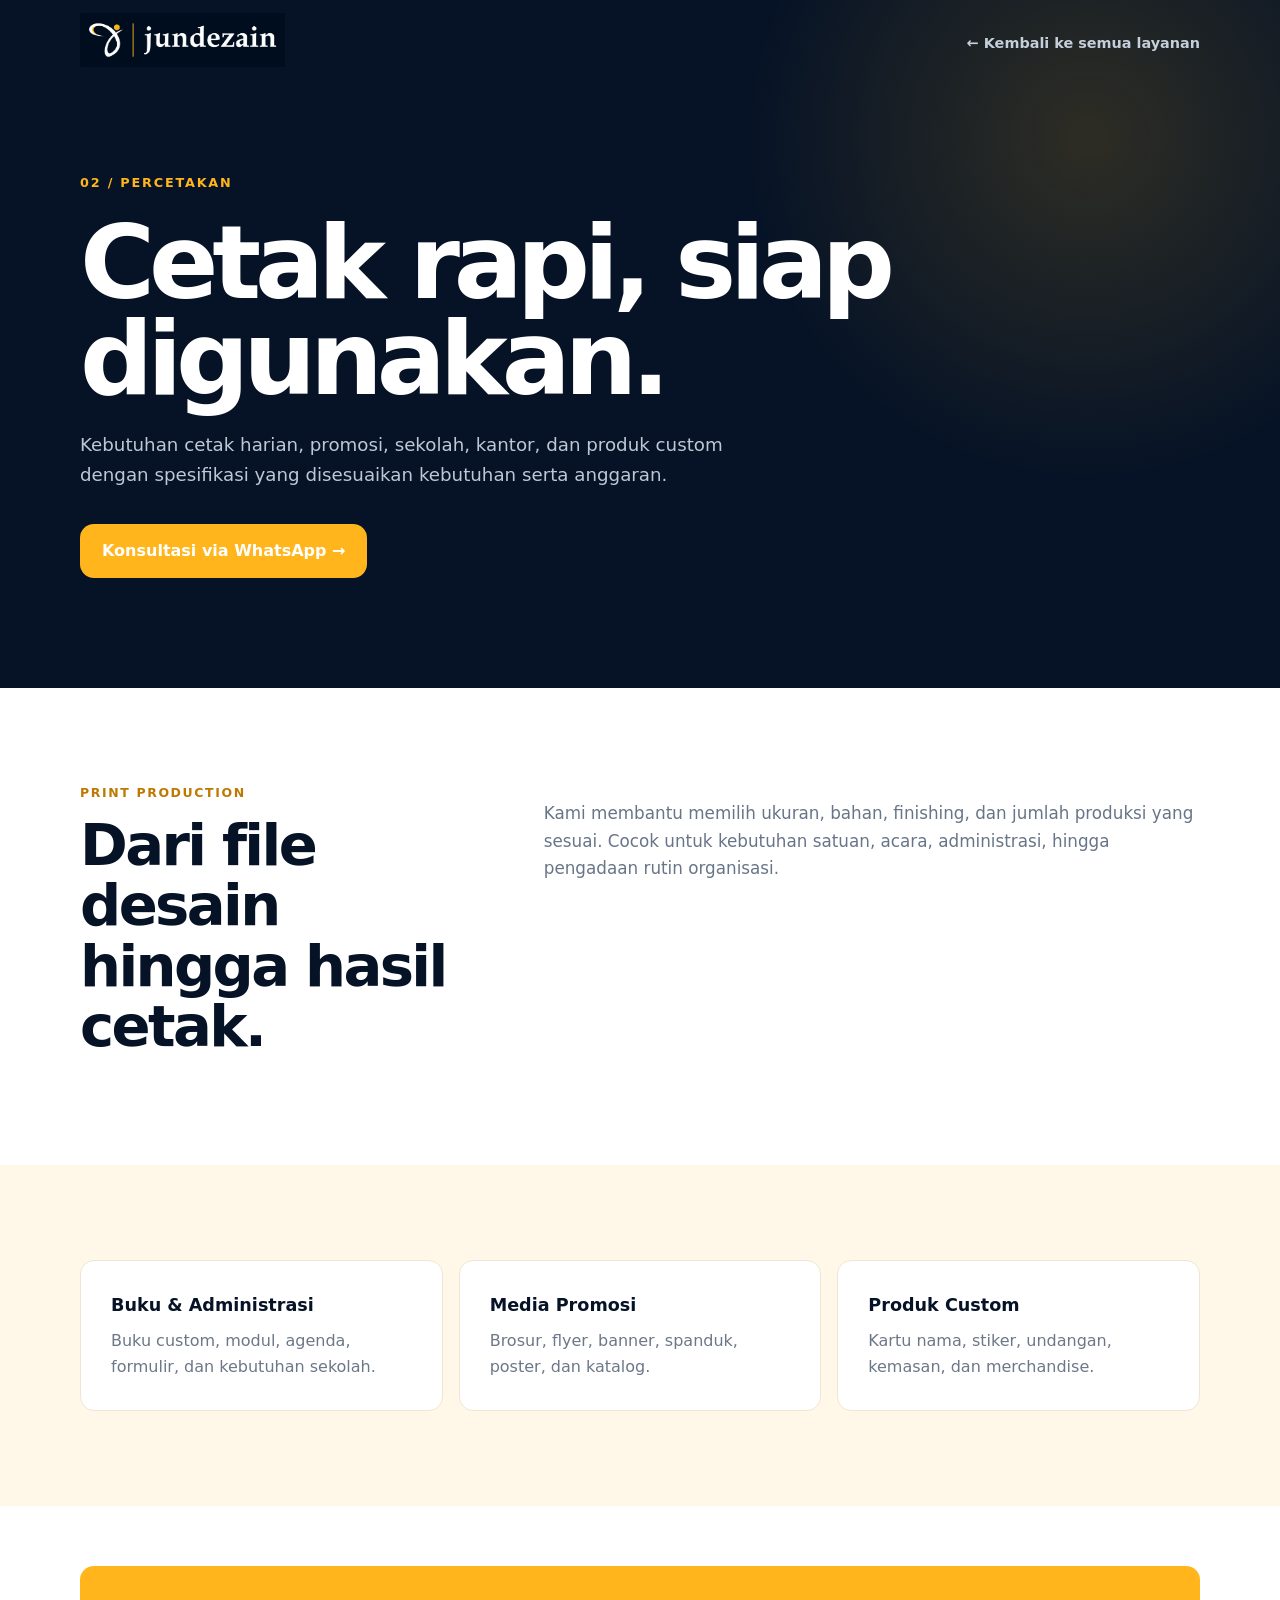
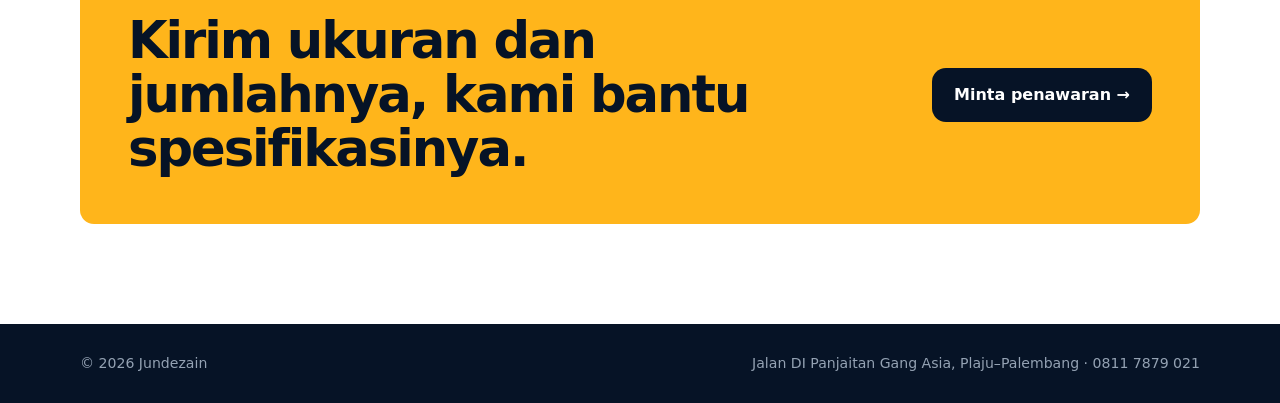
<file: percetakan.html>
<!doctype html><html lang="id"><head><meta charset="utf-8"><meta name="viewport" content="width=device-width,initial-scale=1"><meta name="theme-color" content="#061326"><meta name="description" content="Layanan percetakan Jundezain di Palembang."><link rel="icon" href="assets/logo-box.png"><link rel="stylesheet" href="assets/service-pages.css"><title>Percetakan — Jundezain</title><script src="assets/meta-pixel.js"></script></head><body><noscript><img height="1" width="1" style="display:none" alt="" src="https://www.facebook.com/tr?id=1626058475710351&amp;ev=PageView&amp;noscript=1"></noscript>
<header><div class="wrap"><nav><a href="index.html"><img class="logo" src="assets/logo-horizontal.png" alt="Jundezain"></a><a class="back" href="index.html#layanan">← Kembali ke semua layanan</a></nav><div class="hero"><div class="eyebrow">02 / Percetakan</div><h1>Cetak rapi, siap digunakan.</h1><p>Kebutuhan cetak harian, promosi, sekolah, kantor, dan produk custom dengan spesifikasi yang disesuaikan kebutuhan serta anggaran.</p><a class="btn" href="https://wa.me/628117879021?text=Halo%20Jundezain%2C%20saya%20ingin%20konsultasi%20Percetakan">Konsultasi via WhatsApp →</a></div></div></header>
<main><section><div class="wrap intro"><div><div class="kicker">Print production</div><h2>Dari file desain hingga hasil cetak.</h2></div><p>Kami membantu memilih ukuran, bahan, finishing, dan jumlah produksi yang sesuai. Cocok untuk kebutuhan satuan, acara, administrasi, hingga pengadaan rutin organisasi.</p></div></section>
<section class="items"><div class="wrap grid"><div class="card"><b>Buku & Administrasi</b><p>Buku custom, modul, agenda, formulir, dan kebutuhan sekolah.</p></div><div class="card"><b>Media Promosi</b><p>Brosur, flyer, banner, spanduk, poster, dan katalog.</p></div><div class="card"><b>Produk Custom</b><p>Kartu nama, stiker, undangan, kemasan, dan merchandise.</p></div></div></section>
<section class="cta"><div class="wrap"><div class="cta-box"><h2>Kirim ukuran dan jumlahnya, kami bantu spesifikasinya.</h2><a class="btn" href="https://wa.me/628117879021?text=Halo%20Jundezain%2C%20saya%20ingin%20cetak">Minta penawaran →</a></div></div></section></main>
<footer><div class="wrap foot"><span>© 2026 Jundezain</span><span>Jalan DI Panjaitan Gang Asia, Plaju–Palembang · 0811 7879 021</span></div></footer></body></html>
</file>
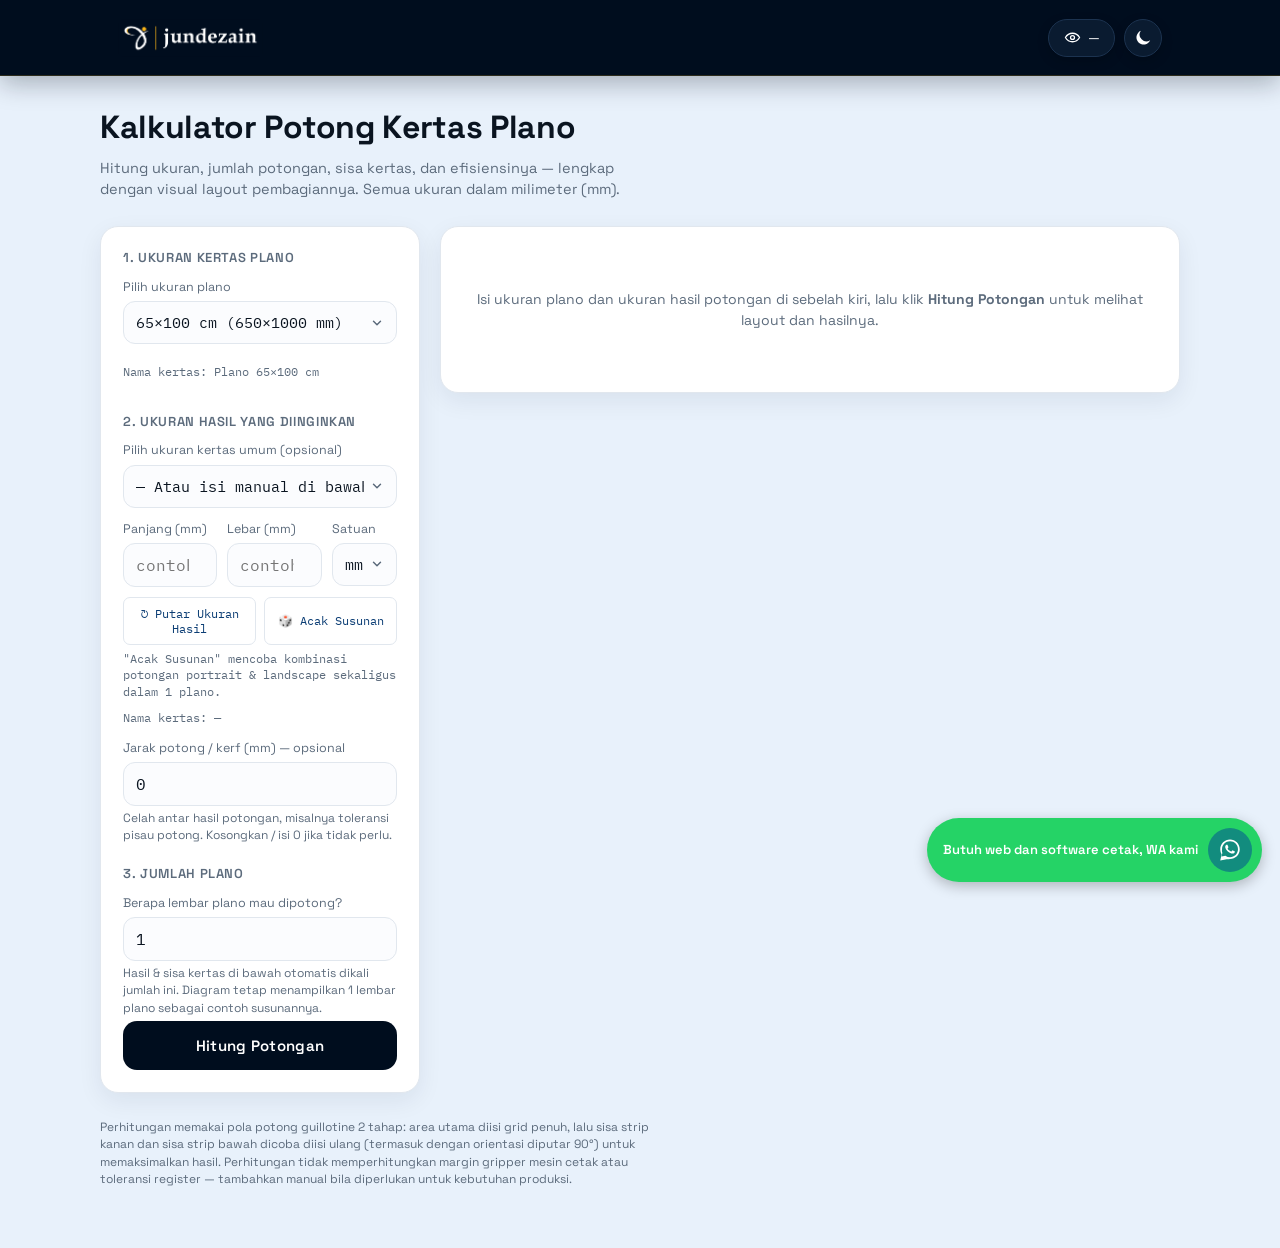
<file: potongkertas.html>
<!DOCTYPE html>
<html lang="id">
<head>
<meta charset="UTF-8">
<meta name="viewport" content="width=device-width, initial-scale=1.0">
<title>Kalkulator Potong Kertas Plano Gratis | Jundezain</title>
<meta name="description" content="Hitung potongan kertas plano lebih simple. Saran masukan silahkan ke WA Jundezain : 08117879021">
<meta name="robots" content="index, follow, max-image-preview:large">
<meta name="theme-color" content="#000D1E">
<link rel="canonical" href="https://jundezain.my.id/hitungkertas">
<link rel="icon" type="image/png" href="https://jundezain.my.id/logo-jundezain-box.png">
<link rel="apple-touch-icon" href="https://jundezain.my.id/logo-jundezain-box.png">

<meta property="og:locale" content="id_ID">
<meta property="og:type" content="website">
<meta property="og:site_name" content="Jundezain">
<meta property="og:title" content="Kalkulator Potong Kertas Plano Gratis | Jundezain">
<meta property="og:description" content="Hitung potongan kertas plano lebih simple. Saran masukan silahkan ke WA Jundezain : 08117879021">
<meta property="og:url" content="https://jundezain.my.id/hitungkertas">
<meta property="og:image" content="https://jundezain.my.id/logo-jundezain-box.png">
<meta property="og:image:secure_url" content="https://jundezain.my.id/logo-jundezain-box.png">
<meta property="og:image:type" content="image/png">
<meta property="og:image:width" content="600">
<meta property="og:image:height" content="600">
<meta property="og:image:alt" content="Logo Jundezain">

<meta name="twitter:card" content="summary">
<meta name="twitter:title" content="Kalkulator Potong Kertas Plano Gratis | Jundezain">
<meta name="twitter:description" content="Hitung potongan kertas plano lebih simple. Saran masukan silahkan ke WA Jundezain : 08117879021">
<meta name="twitter:image" content="https://jundezain.my.id/logo-jundezain-box.png">

<script type="application/ld+json">
{
  "@context": "https://schema.org",
  "@type": "WebApplication",
  "name": "Kalkulator Potong Kertas Plano",
  "description": "Hitung potongan kertas plano lebih simple. Saran masukan silahkan ke WA Jundezain : 08117879021",
  "url": "https://jundezain.my.id/hitungkertas",
  "applicationCategory": "BusinessApplication",
  "operatingSystem": "Web",
  "offers": {
    "@type": "Offer",
    "price": "0",
    "priceCurrency": "IDR"
  },
  "image": "https://jundezain.my.id/logo-jundezain-box.png",
  "publisher": {
    "@type": "Organization",
    "name": "Jundezain",
    "url": "https://jundezain.my.id",
    "logo": {
      "@type": "ImageObject",
      "url": "https://jundezain.my.id/logo-jundezain-box.png",
      "width": 600,
      "height": 600
    },
    "contactPoint": {
      "@type": "ContactPoint",
      "telephone": "+62-811-7879-021",
      "contactType": "customer support",
      "availableLanguage": "Indonesian"
    }
  }
}
</script>
<link rel="preconnect" href="https://fonts.googleapis.com">
<link href="https://fonts.googleapis.com/css2?family=Space+Grotesk:wght@500;600;700&family=IBM+Plex+Mono:wght@400;500;600&display=swap" rel="stylesheet">
<style>
  :root{
    --bg:#E8F1FB;
    --panel:#FFFFFF;
    --text:#0A1420;
    --text-muted:#5C6B7C;
    --border:#E1E7EE;
    --accent:#0B3D74;
    --accent-gold:#F9B418;
    --accent-ink:#FFFFFF;
    --error:#C0392B;
    --btn-grad-start:#1462A8;
    --btn-grad-end:#000D1E;
    --piece-main:#FFFFFF;
    --piece-right:#FFFFFF;
    --piece-bottom:#FFFFFF;
    --piece-border:#B7C0CB;
    --piece-text:#16324A;
    --badge-fill:#000D1E;
    --badge-text:#F9B418;
    --waste-bg:#EEF1F4;
    --waste-line:#C7D0DA;
    --input-bg:#FBFCFE;
    --shadow: 0 1px 2px rgba(10,20,32,0.06);
  }
  @media (prefers-color-scheme: dark){
    :root:not([data-theme="light"]){
      --bg:#000D1E;
      --panel:#0A1B30;
      --text:#F3F6FA;
      --text-muted:#9FB0C2;
      --border:#1C3350;
      --accent:#5FB0EC;
      --accent-gold:#F9B418;
      --accent-ink:#FFFFFF;
      --error:#FF6B5B;
      --btn-grad-start:#2E7BC4;
      --btn-grad-end:#0B2C50;
      --piece-main:#FFFFFF;
      --piece-right:#FFFFFF;
      --piece-bottom:#FFFFFF;
      --piece-border:#B7C0CB;
      --piece-text:#16324A;
      --badge-fill:#000D1E;
      --badge-text:#F9B418;
      --waste-bg:#0D2036;
      --waste-line:#24405F;
      --input-bg:#0A1B30;
      --shadow: 0 1px 2px rgba(0,0,0,0.35);
    }
  }
  :root[data-theme="dark"]{
    --bg:#000D1E;
    --panel:#0A1B30;
    --text:#F3F6FA;
    --text-muted:#9FB0C2;
    --border:#1C3350;
    --accent:#5FB0EC;
    --accent-gold:#F9B418;
    --accent-ink:#FFFFFF;
    --error:#FF6B5B;
    --btn-grad-start:#2E7BC4;
    --btn-grad-end:#0B2C50;
    --piece-main:#FFFFFF;
    --piece-right:#FFFFFF;
    --piece-bottom:#FFFFFF;
    --piece-border:#B7C0CB;
    --piece-text:#16324A;
    --badge-fill:#000D1E;
    --badge-text:#F9B418;
    --waste-bg:#0D2036;
    --waste-line:#24405F;
    --input-bg:#0A1B30;
    --shadow: 0 1px 2px rgba(0,0,0,0.35);
  }

  *{box-sizing:border-box;}
  html,body{margin:0;padding:0;max-width:100%;overflow-x:hidden;}
  body{
    background:var(--bg);
    color:var(--text);
    font-family:'Space Grotesk', system-ui, -apple-system, 'Segoe UI', Arial, sans-serif;
    line-height:1.45;
    padding:104px 18px 60px;
  }
  .wrap{width:100%;max-width:1080px;min-width:0;margin:0 auto;}

  header{margin-bottom:26px;}
  .navbar{
    position:fixed;
    top:0;
    left:0;
    right:0;
    z-index:100;
    display:flex;
    align-items:center;
    justify-content:space-between;
    gap:16px;
    width:100%;
    min-height:76px;
    margin:0;
    padding:18px max(18px,calc((100vw - 1080px)/2 + 18px));
    background:#000D1E;
    border-bottom:1px solid rgba(249,180,24,0.18);
    box-shadow:0 8px 24px rgba(0,13,30,0.28);
  }
  .nav-actions{
    display:flex;
    align-items:center;
    gap:9px;
    margin-left:auto;
  }
  .visitor-counter,
  .theme-toggle{
    height:38px;
    display:inline-flex;
    align-items:center;
    justify-content:center;
    border:1px solid #1C3350;
    background:#0A1B30;
    color:#FFFFFF;
    box-shadow:0 4px 12px rgba(0,0,0,0.18);
  }
  .visitor-counter{
    gap:7px;
    min-width:67px;
    padding:0 11px;
    border-radius:999px;
    font-family:'Space Grotesk',system-ui,sans-serif;
    font-size:13px;
    font-weight:400;
    line-height:1;
  }
  .visitor-counter svg{width:17px;height:17px;flex:none;color:#FFFFFF;}
  .theme-toggle{
    width:38px;
    padding:0;
    border-radius:50%;
    cursor:pointer;
  }
  .theme-toggle:hover{border-color:#5FB0EC;background:#102844;}
  .theme-toggle:focus-visible{outline:2px solid #F9B418;outline-offset:2px;}
  .theme-toggle svg{width:19px;height:19px;color:#FFFFFF;}
  .theme-toggle .icon-sun{display:none;}
  :root[data-theme="dark"] .theme-toggle .icon-moon,
  :root:not([data-theme="light"]) .theme-toggle .icon-moon{display:none;}
  :root[data-theme="dark"] .theme-toggle .icon-sun,
  :root:not([data-theme="light"]) .theme-toggle .icon-sun{display:block;}
  :root[data-theme="light"] .theme-toggle .icon-moon{display:block;}
  :root[data-theme="light"] .theme-toggle .icon-sun{display:none;}
  .brand-link{display:inline-flex; line-height:0;}
  .brand-logo-wide{
    height:38px;
    width:auto;
    border-radius:7px;
    display:block;
  }
  .hero h1{
    font-size:clamp(24px,3.6vw,32px);
    font-weight:700;
    margin:0 0 8px;
    letter-spacing:-0.01em;
    color:var(--text);
  }
  .hero p{
    color:var(--text-muted);
    max-width:62ch;
    margin:0;
    font-size:14.5px;
  }

  .layout{
    display:grid;
    grid-template-columns: 320px 1fr;
    gap:20px;
    align-items:start;
    margin-top:24px;
    min-width:0;
  }
  .layout > *,
  .panel,
  #output-panel,
  #output-content{
    min-width:0;
    max-width:100%;
  }
  @media (max-width:800px){
    .layout{grid-template-columns:1fr;}
  }
  @media (max-width:480px){
    body{padding:88px 12px 48px;}
    .navbar{min-height:68px;margin:0;padding:16px 12px;}
    .brand-logo-wide{height:32px;}
    .nav-actions{gap:7px;}
    .visitor-counter{height:36px;min-width:62px;padding:0 9px;font-size:12.5px;}
    .theme-toggle{width:36px;height:36px;}
    .panel{padding:16px;}
    .field-row{grid-template-columns:1fr; gap:10px;}
    button.primary{padding:14px; font-size:15px;}
    .preset-btn{padding:8px 10px; font-size:12px;}
    .stat-card .value{font-size:17px;}
  }

  .panel{
    background:var(--panel);
    border:1px solid var(--border);
    border-radius:18px;
    padding:22px;
    box-shadow:0 8px 24px rgba(10,30,60,0.07);
    min-width:0;
    max-width:100%;
    overflow:hidden;
  }

  fieldset{
    border:none;
    padding:0;
    margin:0 0 20px;
  }
  fieldset:last-of-type{margin-bottom:0;}
  legend{
    font-size:13px;
    font-weight:600;
    text-transform:uppercase;
    letter-spacing:0.05em;
    color:var(--text-muted);
    padding:0 0 10px;
  }

  .field-row{
    display:grid;
    grid-template-columns:1fr 1fr;
    gap:10px;
    margin-bottom:10px;
  }
  .field-row-3{
    display:grid;
    grid-template-columns:1.3fr 1.3fr 0.9fr;
    gap:10px;
    margin-bottom:10px;
  }
  @media (max-width:480px){
    .field-row-3{grid-template-columns:1fr 1fr; }
    .field-row-3 > div:nth-child(3){grid-column:1 / -1;}
  }
  label{
    display:block;
    font-size:12.5px;
    color:var(--text-muted);
    margin-bottom:5px;
  }
  input[type="number"]{
    width:100%;
    font-family:'IBM Plex Mono', ui-monospace, monospace;
    font-size:16px;
    padding:11px 12px;
    border:1px solid var(--border);
    border-radius:12px;
    background:var(--input-bg);
    color:var(--text);
  }
  .select-input{
    width:100%;
    font-family:'IBM Plex Mono', ui-monospace, monospace;
    font-size:14.5px;
    padding:11px 12px;
    border:1px solid var(--border);
    border-radius:12px;
    background:var(--input-bg);
    color:var(--text);
    appearance:none;
    -webkit-appearance:none;
    background-image:url("data:image/svg+xml;utf8,<svg xmlns='http://www.w3.org/2000/svg' width='14' height='14' viewBox='0 0 24 24' fill='none' stroke='%235C6B7C' stroke-width='2.5' stroke-linecap='round' stroke-linejoin='round'><polyline points='6 9 12 15 18 9'></polyline></svg>");
    background-repeat:no-repeat;
    background-position:right 12px center;
    padding-right:32px;
  }
  input[type="number"]:focus-visible{
    outline:2px solid var(--accent);
    outline-offset:1px;
  }
  .unit-hint{
    font-family:'IBM Plex Mono', ui-monospace, monospace;
    font-size:11.5px;
    color:var(--text-muted);
    margin-top:8px;
  }

  .presets{
    display:flex;
    flex-wrap:wrap;
    gap:6px;
    margin:10px 0 16px;
  }
  .preset-btn{
    font-family:'IBM Plex Mono', ui-monospace, monospace;
    font-size:11.5px;
    padding:6px 9px;
    border-radius:6px;
    border:1px solid var(--border);
    background:transparent;
    color:var(--text);
    cursor:pointer;
  }
  .preset-btn:hover{border-color:var(--accent); color:var(--accent);}

  .gap-note{
    font-size:12px;
    color:var(--text-muted);
    margin:4px 0 0;
  }

  button.primary{
    width:100%;
    font-family:'Space Grotesk', sans-serif;
    font-weight:600;
    font-size:15px;
    padding:15px 16px;
    border-radius:14px;
    border:none;
    background:var(--btn-grad-end);
    color:var(--accent-ink);
    cursor:pointer;
    margin-top:4px;
    letter-spacing:0.02em;
  }
  button.primary:hover{filter:brightness(1.25);}
  button.primary:focus-visible{outline:2px solid var(--accent-gold); outline-offset:2px;}

  .ghost-btn{
    font-family:'IBM Plex Mono', ui-monospace, monospace;
    font-size:12px;
    padding:8px 11px;
    border-radius:7px;
    border:1px solid var(--border);
    background:var(--panel);
    color:var(--accent);
    cursor:pointer;
  }
  .ghost-btn:hover{border-color:var(--accent);}

  .error-box{
    display:none;
    font-size:13px;
    color:var(--error);
    background:color-mix(in srgb, var(--error) 12%, transparent);
    border:1px solid var(--error);
    border-radius:7px;
    padding:9px 11px;
    margin-top:12px;
  }

  .output-empty{
    color:var(--text-muted);
    font-size:14px;
    padding:40px 10px;
    text-align:center;
  }

  .diagram-head{
    display:flex;
    justify-content:space-between;
    align-items:baseline;
    flex-wrap:wrap;
    gap:8px;
    margin-bottom:14px;
  }
  .diagram-head h2{
    font-size:15px;
    margin:0;
    max-width:100%;
    overflow-wrap:anywhere;
    word-break:break-word;
  }
  .diagram-head .orient-tag{
    font-family:'IBM Plex Mono', ui-monospace, monospace;
    font-size:11.5px;
    color:var(--text-muted);
    max-width:100%;
    overflow-wrap:anywhere;
  }

  .svg-frame{
    border:1px solid var(--border);
    border-radius:8px;
    background:var(--waste-bg);
    padding:14px;
    width:100%;
    max-width:100%;
    min-width:0;
    overflow:hidden;
  }
  .svg-frame svg{
    display:block;
    width:100%;
    max-width:100%;
    min-width:0;
    height:auto;
    max-height:520px;
  }

  .legend{
    display:flex;
    flex-wrap:wrap;
    gap:14px;
    margin:14px 0 4px;
    font-size:12.5px;
    min-width:0;
  }
  .legend-item{display:flex; align-items:center; gap:6px;min-width:0;overflow-wrap:anywhere;}
  .swatch{
    width:13px; height:13px;
    border-radius:3px;
    border:1px solid var(--piece-border);
    flex-shrink:0;
  }
  .swatch.waste{
    background-image: repeating-linear-gradient(45deg, var(--waste-line) 0, var(--waste-line) 2px, var(--waste-bg) 2px, var(--waste-bg) 6px);
  }

  .stats{
    display:grid;
    grid-template-columns:repeat(auto-fit,minmax(150px,1fr));
    gap:1px;
    background:var(--border);
    border:1px solid var(--border);
    border-radius:8px;
    overflow:hidden;
    margin-top:20px;
  }
  .stat-card{
    background:var(--panel);
    padding:14px 15px;
    min-width:0;
  }
  .stat-card .label{
    font-size:11.5px;
    color:var(--text-muted);
    text-transform:uppercase;
    letter-spacing:0.04em;
    margin-bottom:5px;
  }
  .stat-card .value{
    font-family:'IBM Plex Mono', ui-monospace, monospace;
    font-size:19px;
    font-weight:600;
    overflow-wrap:anywhere;
  }
  .stat-card .sub{
    font-family:'IBM Plex Mono', ui-monospace, monospace;
    font-size:11.5px;
    color:var(--text-muted);
    margin-top:3px;
  }
  .stat-card.highlight .value{color:var(--accent);}

  .breakdown{
    margin-top:18px;
    font-size:13px;
  }
  .breakdown h3{
    font-size:13px;
    margin:0 0 8px;
    color:var(--text-muted);
    text-transform:uppercase;
    letter-spacing:0.04em;
  }
  .breakdown-scroll{
    overflow-x:auto;
    -webkit-overflow-scrolling:touch;
    width:100%;
    max-width:100%;
  }
  .breakdown table{
    width:100%;
    border-collapse:collapse;
    min-width:440px;
  }
  .breakdown td, .breakdown th{
    text-align:left;
    padding:7px 8px;
    border-bottom:1px solid var(--border);
    font-size:12.5px;
  }
  .breakdown th{
    color:var(--text-muted);
    font-weight:500;
    font-family:'IBM Plex Mono', ui-monospace, monospace;
    font-size:11px;
    text-transform:uppercase;
  }
  .breakdown td.num{
    font-family:'IBM Plex Mono', ui-monospace, monospace;
  }

  footer{
    margin-top:26px;
    font-size:12px;
    color:var(--text-muted);
    max-width:70ch;
  }

  .wa-float{
    position:fixed;
    right:18px;
    bottom:18px;
    z-index:40;
    display:flex;
    align-items:center;
    gap:10px;
    text-decoration:none;
    background:#25D366;
    color:#FFFFFF;
    padding:10px 10px 10px 16px;
    border-radius:999px;
    box-shadow:0 4px 14px rgba(0,0,0,0.25);
  }
  .wa-float:hover{filter:brightness(1.05);}
  .wa-float-label{
    font-family:'Space Grotesk', sans-serif;
    font-size:13px;
    font-weight:600;
    white-space:nowrap;
  }
  .wa-float-icon{
    width:44px;
    height:44px;
    border-radius:50%;
    background:#128C7E;
    display:flex;
    align-items:center;
    justify-content:center;
    flex-shrink:0;
  }
  @media (max-width:560px){
    .wa-float-label{display:none;}
    .wa-float{padding:10px;}
  }
  @media (max-width:480px){
    .layout{gap:16px;}
    .panel{border-radius:16px;}
    #output-panel{padding:16px;}
    .diagram-head{align-items:flex-start;}
    .diagram-head h2{font-size:14px;line-height:1.35;}
    .svg-frame{padding:8px;}
    .legend{gap:9px;font-size:11.5px;}
    .stats{grid-template-columns:repeat(2,minmax(0,1fr));}
    .stat-card{padding:11px 10px;}
    .stat-card .value{font-size:15px;}
  }
</style>
</head>
<body>
<div class="wrap">

  <div class="navbar">
      <a href="https://jundezain.my.id" target="_blank" rel="noopener noreferrer" class="brand-link" aria-label="Kunjungi jundezain.my.id">
        <img class="brand-logo-wide" src="[data-uri]" alt="Jundezain">
      </a>
      <div class="nav-actions">
        <div class="visitor-counter" title="Jumlah kunjungan" aria-label="Jumlah kunjungan">
          <svg viewBox="0 0 24 24" fill="none" stroke="currentColor" stroke-width="1.8" stroke-linecap="round" stroke-linejoin="round" aria-hidden="true">
            <path d="M2 12s3.5-6 10-6 10 6 10 6-3.5 6-10 6S2 12 2 12Z"/>
            <circle cx="12" cy="12" r="2.8"/>
          </svg>
          <span id="visitor-count">—</span>
        </div>
        <button class="theme-toggle" id="theme-toggle" type="button" aria-label="Ganti mode tampilan" title="Ganti mode terang/gelap">
          <svg class="icon-moon" viewBox="0 0 24 24" fill="currentColor" aria-hidden="true"><path d="M20.4 15.4A8.5 8.5 0 0 1 8.6 3.6 9 9 0 1 0 20.4 15.4Z"/></svg>
          <svg class="icon-sun" viewBox="0 0 24 24" fill="none" stroke="currentColor" stroke-width="2" stroke-linecap="round" aria-hidden="true"><circle cx="12" cy="12" r="4"/><path d="M12 2v2M12 20v2M4.93 4.93l1.42 1.42M17.66 17.66l1.41 1.41M2 12h2M20 12h2M4.93 19.07l1.42-1.42M17.66 6.34l1.41-1.41"/></svg>
        </button>
      </div>
  </div>
  <header>
    <div class="hero">
      <h1>Kalkulator Potong Kertas Plano</h1>
      <p>Hitung ukuran, jumlah potongan, sisa kertas, dan efisiensinya — lengkap dengan visual layout pembagiannya. Semua ukuran dalam milimeter (mm).</p>
    </div>
  </header>

  <div class="layout">

    <!-- INPUT PANEL -->
    <div class="panel">
      <form id="calc-form" novalidate>

        <fieldset>
          <legend>1. Ukuran Kertas Plano</legend>
          <label for="planoPreset">Pilih ukuran plano</label>
          <select id="planoPreset" class="select-input" style="margin-bottom:12px;"></select>
          <div class="field-row" id="planoCustomWrap" style="display:none;">
            <div>
              <label for="planoW">Panjang (mm)</label>
              <input type="number" id="planoW" min="1" step="0.1" required placeholder="contoh: 1090">
            </div>
            <div>
              <label for="planoH">Lebar (mm)</label>
              <input type="number" id="planoH" min="1" step="0.1" required placeholder="contoh: 790">
            </div>
          </div>
          <p class="unit-hint" id="plano-name">Nama kertas: —</p>
        </fieldset>

        <fieldset>
          <legend>2. Ukuran Hasil yang Diinginkan</legend>
          <label for="cutPreset">Pilih ukuran kertas umum (opsional)</label>
          <select id="cutPreset" class="select-input" style="margin-bottom:12px;">
            <option value="">— Atau isi manual di bawah —</option>
          </select>
          <div class="field-row-3">
            <div>
              <label for="cutW" id="cutWLabel">Panjang (mm)</label>
              <input type="number" id="cutW" min="0.1" step="0.1" required placeholder="contoh: 210">
            </div>
            <div>
              <label for="cutH" id="cutHLabel">Lebar (mm)</label>
              <input type="number" id="cutH" min="0.1" step="0.1" required placeholder="contoh: 297">
            </div>
            <div>
              <label for="cutUnit">Satuan</label>
              <select id="cutUnit" class="select-input">
                <option value="mm" selected>mm</option>
                <option value="cm">cm</option>
              </select>
            </div>
          </div>
          <div style="display:flex; gap:8px; margin-bottom:10px;">
            <button type="button" class="ghost-btn" id="rotate-cut-btn" style="flex:1;">↻ Putar Ukuran Hasil</button>
            <button type="button" class="ghost-btn" id="random-cut-btn" style="flex:1;">🎲 Acak Susunan</button>
          </div>
          <p class="unit-hint" style="margin-top:-4px;">"Acak Susunan" mencoba kombinasi potongan portrait & landscape sekaligus dalam 1 plano.</p>
          <p class="unit-hint" id="cut-name" style="margin-top:-2px;margin-bottom:12px;">Nama kertas: —</p>
          <label for="gap">Jarak potong / kerf (mm) — opsional</label>
          <input type="number" id="gap" min="0" step="0.1" value="0">
          <p class="gap-note">Celah antar hasil potongan, misalnya toleransi pisau potong. Kosongkan / isi 0 jika tidak perlu.</p>
        </fieldset>

        <fieldset>
          <legend>3. Jumlah Plano</legend>
          <label for="planoCount">Berapa lembar plano mau dipotong?</label>
          <input type="number" id="planoCount" min="1" step="1" value="1">
          <p class="gap-note">Hasil &amp; sisa kertas di bawah otomatis dikali jumlah ini. Diagram tetap menampilkan 1 lembar plano sebagai contoh susunannya.</p>
        </fieldset>

        <button type="submit" class="primary">Hitung Potongan</button>
        <div class="error-box" id="error-box"></div>
      </form>
    </div>

    <!-- OUTPUT PANEL -->
    <div class="panel" id="output-panel">
      <div class="output-empty" id="output-empty">
        Isi ukuran plano dan ukuran hasil potongan di sebelah kiri, lalu klik <strong>Hitung Potongan</strong> untuk melihat layout dan hasilnya.
      </div>

      <div id="output-content" style="display:none;">
        <div class="diagram-head">
          <h2 id="diagram-title">Layout Potong</h2>
          <span class="orient-tag" id="orient-tag"></span>
        </div>

        <div class="svg-frame" id="svg-frame"></div>

        <div class="legend" id="legend"></div>

        <div class="stats" id="stats"></div>

        <div class="breakdown">
          <h3>Rincian per Area Potong</h3>
          <div class="breakdown-scroll">
            <table>
              <thead>
                <tr><th>Area</th><th>Susunan</th><th>Orientasi</th><th>Jumlah</th></tr>
              </thead>
              <tbody id="breakdown-body"></tbody>
            </table>
          </div>
        </div>
      </div>
    </div>

  </div>

  <footer>
    Perhitungan memakai pola potong guillotine 2 tahap: area utama diisi grid penuh, lalu sisa strip kanan dan sisa strip bawah dicoba diisi ulang (termasuk dengan orientasi diputar 90°) untuk memaksimalkan hasil. Perhitungan tidak memperhitungkan margin gripper mesin cetak atau toleransi register — tambahkan manual bila diperlukan untuk kebutuhan produksi.
  </footer>

</div>

<a class="wa-float" href="https://wa.me/628117879021?text=Salam%20min%2C%20boleh%20info%20seputar%20web%20dan%20software%20aplikasi%3F%20Terimakasih%20ya" target="_blank" rel="noopener noreferrer" aria-label="Chat WhatsApp">
  <span class="wa-float-label">Butuh web dan software cetak, WA kami</span>
  <span class="wa-float-icon">
    <svg viewBox="0 0 32 32" width="26" height="26" fill="#FFFFFF" aria-hidden="true">
      <path d="M16.02 3C9.4 3 4 8.38 4 15c0 2.28.63 4.4 1.73 6.22L4 29l7.98-1.66A11.94 11.94 0 0 0 16.02 27C22.64 27 28 21.62 28 15S22.64 3 16.02 3Zm0 21.8c-1.94 0-3.75-.55-5.28-1.5l-.38-.23-4.73.98.99-4.6-.25-.4A9.7 9.7 0 0 1 6.2 15c0-5.42 4.4-9.8 9.82-9.8 5.4 0 9.8 4.38 9.8 9.8 0 5.42-4.4 9.8-9.8 9.8Zm5.4-7.34c-.3-.15-1.75-.87-2.02-.96-.27-.1-.47-.15-.66.15-.2.3-.76.96-.93 1.16-.17.2-.34.22-.64.08-.3-.15-1.24-.46-2.37-1.47-.88-.78-1.47-1.75-1.64-2.05-.17-.3-.02-.46.13-.61.13-.13.3-.34.44-.5.15-.17.2-.3.3-.5.1-.2.05-.37-.02-.52-.08-.15-.66-1.6-.9-2.2-.24-.57-.48-.5-.66-.5h-.56c-.2 0-.5.07-.77.37-.27.3-1 1-1 2.4 0 1.42 1.03 2.8 1.17 3 .15.2 2.03 3.1 4.93 4.35.69.3 1.22.47 1.64.6.69.22 1.32.19 1.82.11.55-.08 1.75-.72 2-1.4.24-.7.24-1.28.17-1.4-.07-.13-.27-.2-.56-.35Z"/>
    </svg>
  </span>
</a>

<script>
(function setupHeader(){
  const root = document.documentElement;
  const themeButton = document.getElementById('theme-toggle');
  const countEl = document.getElementById('visitor-count');
  const counterUrl = 'https://script.google.com/macros/s/AKfycbz3kFVtuRpIn5laXhRKpEi8HuAqurAFertZpam181kh2xVex-cZzKaPkERXb69ARoVE_A/exec';

  const savedTheme = localStorage.getItem('jundezain-theme');
  const initialTheme = savedTheme || (window.matchMedia('(prefers-color-scheme: dark)').matches ? 'dark' : 'light');
  root.setAttribute('data-theme', initialTheme);

  themeButton.addEventListener('click', function(){
    const nextTheme = root.getAttribute('data-theme') === 'dark' ? 'light' : 'dark';
    root.setAttribute('data-theme', nextTheme);
    localStorage.setItem('jundezain-theme', nextTheme);
  });

  function findCount(value){
    if(typeof value === 'number' && Number.isFinite(value)) return value;
    if(typeof value === 'string' && /^\s*[\d.,]+\s*$/.test(value)){
      return Number(value.replace(/[^\d]/g,''));
    }
    if(value && typeof value === 'object'){
      const preferredKeys = ['count','counter','views','visits','visitor','visitors','total','value','jumlah'];
      for(const key of preferredKeys){
        if(Object.prototype.hasOwnProperty.call(value,key)){
          const found = findCount(value[key]);
          if(found !== null) return found;
        }
      }
      for(const item of Object.values(value)){
        const found = findCount(item);
        if(found !== null) return found;
      }
    }
    return null;
  }

  let counterDone = false;
  const counterScript = document.createElement('script');

  function counterFailed(){
    if(counterDone) return;
    counterDone = true;
    countEl.textContent = '—';
    countEl.parentElement.title = 'Counter belum dapat dimuat';
    counterScript.remove();
  }

  window.jundezainCounterCallback = function(payload){
    if(counterDone) return;
    const count = findCount(payload);
    if(count === null){
      counterFailed();
      return;
    }
    counterDone = true;
    countEl.textContent = new Intl.NumberFormat('id-ID').format(count);
    countEl.parentElement.title = 'Jumlah kunjungan';
    counterScript.remove();
  };

  counterScript.src = counterUrl + '?callback=jundezainCounterCallback&_=' + Date.now();
  counterScript.async = true;
  counterScript.onerror = counterFailed;
  document.head.appendChild(counterScript);
  window.setTimeout(counterFailed, 12000);
})();

(function(){
  const PRESETS = [
    {label:'65×100 cm', w:650, h:1000},
    {label:'79×109 cm', w:790, h:1090},
    {label:'61×86 cm', w:610, h:860},
    {label:'72×102 cm', w:720, h:1020},
  ];

  const planoWEl = document.getElementById('planoW');
  const planoHEl = document.getElementById('planoH');
  const planoPresetEl = document.getElementById('planoPreset');
  const planoCustomWrap = document.getElementById('planoCustomWrap');
  const cutWEl = document.getElementById('cutW');
  const cutHEl = document.getElementById('cutH');
  const cutUnitEl = document.getElementById('cutUnit');
  const cutWLabelEl = document.getElementById('cutWLabel');
  const cutHLabelEl = document.getElementById('cutHLabel');
  const gapEl = document.getElementById('gap');
  const planoCountEl = document.getElementById('planoCount');
  const form = document.getElementById('calc-form');
  const errorBox = document.getElementById('error-box');
  const outputEmpty = document.getElementById('output-empty');
  const outputContent = document.getElementById('output-content');

  PRESETS.forEach((p,i)=>{
    const opt = document.createElement('option');
    opt.value = String(i);
    opt.textContent = `${p.label} (${p.w}×${p.h} mm)`;
    planoPresetEl.appendChild(opt);
  });
  const customOpt = document.createElement('option');
  customOpt.value = 'custom';
  customOpt.textContent = 'Ukuran custom (isi manual)';
  planoPresetEl.appendChild(customOpt);

  function applyPlanoPreset(){
    if(planoPresetEl.value==='custom'){
      planoCustomWrap.style.display = '';
    } else {
      planoCustomWrap.style.display = 'none';
      const p = PRESETS[parseInt(planoPresetEl.value,10)];
      planoWEl.value = p.w;
      planoHEl.value = p.h;
      updateNameHints();
    }
  }
  planoPresetEl.addEventListener('change', applyPlanoPreset);
  planoPresetEl.value = '0';

  // Nama kertas standar (mm) untuk deteksi otomatis, cocok di orientasi apapun (dibolak-balik).
  const PLANO_NAME_TABLE = [
    {w:650, h:1000, name:'Plano 65×100 cm'},
    {w:790, h:1090, name:'Plano 79×109 cm'},
    {w:610, h:860,  name:'Plano 61×86 cm'},
    {w:720, h:1020, name:'Plano 72×102 cm'},
  ];
  const CUT_NAME_TABLE = [
    {w:841, h:1189, name:'A0'},
    {w:594, h:841,  name:'A1'},
    {w:420, h:594,  name:'A2'},
    {w:297, h:420,  name:'A3'},
    {w:210, h:297,  name:'A4'},
    {w:148, h:210,  name:'A5'},
    {w:105, h:148,  name:'A6'},
    {w:74,  h:105,  name:'A7'},
    {w:215, h:330,  name:'F4 / Folio'},
    {w:216, h:279,  name:'Letter'},
    {w:216, h:356,  name:'Legal'},
  ];
  function detectPaperName(w, h, table, tol){
    for(const item of table){
      const a = Math.abs(w-item.w)<=tol && Math.abs(h-item.h)<=tol;
      const b = Math.abs(w-item.h)<=tol && Math.abs(h-item.w)<=tol;
      if(a || b) return item.name;
    }
    return null;
  }

  // Dropdown pilihan cepat ukuran kertas standar — mengisi field Panjang/Lebar hasil,
  // tetap bisa diubah manual sesudahnya kalau perlu ukuran custom.
  const cutPresetEl = document.getElementById('cutPreset');
  CUT_NAME_TABLE.forEach((item, i)=>{
    const opt = document.createElement('option');
    opt.value = String(i);
    opt.textContent = `${item.name} (${item.w}×${item.h} mm)`;
    cutPresetEl.appendChild(opt);
  });
  cutPresetEl.addEventListener('change', ()=>{
    if(cutPresetEl.value==='') return;
    const item = CUT_NAME_TABLE[parseInt(cutPresetEl.value,10)];
    const f = cutUnitFactor();
    cutWEl.value = item.w / f;
    cutHEl.value = item.h / f;
    updateNameHints();
    updateRotateButtonLabel();
  });
  function cutUnitFactor(){ return cutUnitEl.value==='cm' ? 10 : 1; }

  function updateNameHints(){
    const pw = parseFloat(planoWEl.value), ph = parseFloat(planoHEl.value);
    const f = cutUnitFactor();
    const cw = parseFloat(cutWEl.value)*f, ch = parseFloat(cutHEl.value)*f;
    const planoHint = document.getElementById('plano-name');
    const cutHint = document.getElementById('cut-name');
    if(pw>0 && ph>0){
      const n = detectPaperName(pw, ph, PLANO_NAME_TABLE, 3);
      planoHint.textContent = 'Nama kertas: ' + (n || 'ukuran non-standar');
    } else {
      planoHint.textContent = 'Nama kertas: —';
    }
    if(cw>0 && ch>0){
      const n = detectPaperName(cw, ch, CUT_NAME_TABLE, 2);
      cutHint.textContent = 'Nama kertas: ' + (n || 'ukuran non-standar');
    } else {
      cutHint.textContent = 'Nama kertas: —';
    }
  }
  [planoWEl, planoHEl, cutWEl, cutHEl].forEach(el=>{
    el.addEventListener('input', updateNameHints);
  });
  updateNameHints();
  applyPlanoPreset();

  // Ganti satuan mm<->cm: nilai di field Panjang/Lebar hasil dikonversi supaya ukuran fisiknya
  // tetap sama (bukan cuma ganti label), dan label field ikut berubah ("Panjang (mm)" <-> "(cm)").
  let currentCutUnit = 'mm';
  cutUnitEl.addEventListener('change', ()=>{
    const newUnit = cutUnitEl.value;
    if(newUnit !== currentCutUnit){
      const factor = newUnit==='cm' ? 0.1 : 10;
      const cw = parseFloat(cutWEl.value), ch = parseFloat(cutHEl.value);
      if(!isNaN(cw)) cutWEl.value = Math.round(cw*factor*100)/100;
      if(!isNaN(ch)) cutHEl.value = Math.round(ch*factor*100)/100;
      currentCutUnit = newUnit;
    }
    cutWLabelEl.textContent = `Panjang (${newUnit})`;
    cutHLabelEl.textContent = `Lebar (${newUnit})`;
    updateNameHints();
  });

  // Tombol putar UKURAN HASIL (bukan plano): tukar panjang<->lebar hasil, label tombol otomatis
  // mengikuti orientasi saat ini (Landscape kalau panjang>=lebar, Portrait kalau sebaliknya).
  const rotateBtn = document.getElementById('rotate-cut-btn');
  function updateRotateButtonLabel(){
    const cw = parseFloat(cutWEl.value), ch = parseFloat(cutHEl.value);
    if(!cw || !ch){ rotateBtn.textContent = '↻ Putar Ukuran Hasil'; return; }
    rotateBtn.textContent = cw >= ch ? '↻ Jadikan Portrait' : '↻ Jadikan Landscape';
  }
  function triggerRecalc(){
    if(form.requestSubmit) form.requestSubmit();
    else form.dispatchEvent(new Event('submit', {cancelable:true}));
  }
  rotateBtn.addEventListener('click', ()=>{
    const cw = cutWEl.value, ch = cutHEl.value;
    cutWEl.value = ch;
    cutHEl.value = cw;
    updateNameHints();
    updateRotateButtonLabel();
    triggerRecalc();
  });
  [cutWEl, cutHEl].forEach(el=>el.addEventListener('input', updateRotateButtonLabel));
  updateRotateButtonLabel();

  function fitGrid(bigW, bigH, itemW, itemH, gap){
    if(itemW<=0 || itemH<=0 || bigW<=0 || bigH<=0){
      return {cols:0, rows:0, count:0, usedW:0, usedH:0, itemW, itemH};
    }
    let cols = Math.floor((bigW+gap)/(itemW+gap));
    let rows = Math.floor((bigH+gap)/(itemH+gap));
    if(cols<0) cols=0;
    if(rows<0) rows=0;
    const usedW = cols>0 ? cols*itemW + (cols-1)*gap : 0;
    const usedH = rows>0 ? rows*itemH + (rows-1)*gap : 0;
    return {cols, rows, count:cols*rows, usedW, usedH, itemW, itemH};
  }

  function bestFit(bigW, bigH, w, h, gap){
    const a = fitGrid(bigW, bigH, w, h, gap);
    const b = fitGrid(bigW, bigH, h, w, gap);
    return b.count > a.count ? b : a;
  }

  // Area utama SEKARANG memakai persis orientasi (w,h) yang diinput user — tidak lagi otomatis
  // dicoba dua arah lalu diambil yang terbanyak. Ini supaya tombol "Putar Ukuran Hasil" benar-benar
  // mengubah hasil perhitungan (misal karena arah serat kertas), bukan cuma tampilan.
  // Sisa strip kanan & bawah tetap dicoba 2 arah (bestFit) karena itu cuma pengisian sisa/offcut,
  // bukan keputusan orientasi utama.
  function computeLayout(W, H, w, h, gap){
    const main = fitGrid(W, H, w, h, gap);
    const rightW = W - main.usedW;
    const right = bestFit(rightW, H, w, h, gap);
    const bottomH = H - main.usedH;
    const bottom = bestFit(main.usedW, bottomH, w, h, gap);
    const total = main.count + right.count + bottom.count;
    return {
      main, right, bottom, total,
      offsets:{
        rightX: main.usedW, rightY: 0,
        bottomX: 0, bottomY: main.usedH
      }
    };
  }

  function fmtInt(n){ return Math.round(n).toLocaleString('id-ID'); }
  function fmtPct(n){ return n.toLocaleString('id-ID', {minimumFractionDigits:1, maximumFractionDigits:1}); }
  function fmtM2(mm2){ return (mm2/1000000).toLocaleString('id-ID', {minimumFractionDigits:2, maximumFractionDigits:2}); }

  function orientLabel(itemW, itemH, baseW, baseH){
    if(itemW===baseW && itemH===baseH) return 'normal';
    return 'diputar 90°';
  }

  function corderMark(x, y, dx, dy, len){
    return `<path d="M ${x} ${y+dy*len} L ${x} ${y} L ${x+dx*len} ${y}" fill="none" stroke="var(--piece-border)" stroke-width="1.6" vector-effect="non-scaling-stroke" opacity="0.55"/>`;
  }

  // Format angka utk label di diagram: TANPA pemisah ribuan (biar "1050" tidak terbaca
  // seperti "1.050" yang mengecoh/terlihat seperti angka desimal).
  function fmtDim(n){
    const r = Math.round(n*10)/10;
    if(Number.isInteger(r)) return String(r);
    return r.toFixed(1).replace('.', ',');
  }

  // Ukuran font label per-potongan dihitung dari target ukuran PIKSEL (menyamai ukuran font
  // lain di halaman web ini), dikonversi ke satuan mm/viewBox pakai skala render saat ini
  // (mmPerPx, diukur dari lebar kotak diagram sesungguhnya) — lalu dibatasi supaya tetap muat
  // di potongan terkecil dan masih menyisakan ruang untuk badge nomor di tengah.
  function computeCellLabelFontSize(W, H, regions, mmPerPx, targetPx){
    const dims = regions.filter(r=>r && r.count>0).map(r=>Math.min(r.itemW, r.itemH));
    const smallest = dims.length ? Math.min(...dims) : Math.min(W,H);
    let fs = targetPx * mmPerPx;
    fs = Math.min(fs, smallest*0.24);
    return Math.max(fs, 0.5);
  }

  // Gambar 1 area (grid potongan) — SETIAP sel diberi label ukuran + nomor urut dalam lingkaran
  // kontras. Angka panjang ditulis horizontal dekat sisi atas sel (posisi sumbu panjang), angka
  // lebar ditulis vertikal dekat sisi kiri sel (posisi sumbu lebar). Nomor urut diletakkan tepat
  // di tengah sel; counter jalan terus lintas area (area utama → strip kanan → strip bawah),
  // jadi kalau totalnya 10 lembar, nomornya otomatis 1 sampai 10.
  function buildRegion(region, offsetX, offsetY, gap, fillVar, fontSize, counterRef){
    let out = '';
    const {cols, rows, itemW, itemH} = region;
    const showLabels = fontSize*3.2 <= Math.min(itemW, itemH);
    const radius = Math.min(itemW, itemH)*0.17;
    const badgeFs = radius*1.05;
    for(let r=0; r<rows; r++){
      for(let c=0; c<cols; c++){
        const x = offsetX + c*(itemW+gap);
        const y = offsetY + r*(itemH+gap);
        out += `<rect x="${x}" y="${y}" width="${itemW}" height="${itemH}" fill="${fillVar}" stroke="var(--piece-border)" stroke-width="1.4" vector-effect="non-scaling-stroke"/>`;
        if(showLabels){
          const wx = x+itemW/2, wy = y+fontSize*1.05;
          const hx = x+fontSize*1.05, hy = y+itemH/2;
          out += `<text x="${wx.toFixed(2)}" y="${wy.toFixed(2)}" text-anchor="middle" dominant-baseline="middle" font-family="'IBM Plex Mono', monospace" font-size="${fontSize.toFixed(2)}" fill="var(--piece-text)">${fmtDim(itemW)}</text>`;
          out += `<text x="${hx.toFixed(2)}" y="${hy.toFixed(2)}" text-anchor="middle" dominant-baseline="middle" font-family="'IBM Plex Mono', monospace" font-size="${fontSize.toFixed(2)}" fill="var(--piece-text)" transform="rotate(-90 ${hx.toFixed(2)} ${hy.toFixed(2)})">${fmtDim(itemH)}</text>`;
        }
        counterRef.n += 1;
        const ncx = x+itemW/2, ncy = y+itemH/2;
        out += `<circle cx="${ncx.toFixed(2)}" cy="${ncy.toFixed(2)}" r="${radius.toFixed(2)}" fill="var(--badge-fill)" opacity="0.96"/>`;
        out += `<text x="${ncx.toFixed(2)}" y="${ncy.toFixed(2)}" text-anchor="middle" dominant-baseline="central" font-family="'Space Grotesk', sans-serif" font-weight="700" font-size="${badgeFs.toFixed(2)}" fill="var(--badge-text)">${counterRef.n}</text>`;
      }
    }
    return out;
  }

  // Menghitung persegi-persegi sisa (waste) secara eksplisit dari partisi guillotine yang sama
  // dengan computeLayout — bukan cuma warna hatch, tapi persegi nyata dengan lebar & tinggi pasti.
  // Catatan penting: lebar strip sisa BAWAH = lebar area utama (bukan lebar plano penuh).
  // Ini karena urutan potongnya: strip KANAN dipotong lebih dulu sepanjang penuh tinggi plano,
  // baru sisa di BAWAH area utama dipotong terpisah dari sisa lebar yang tersisa setelah itu.
  // Jadi dua kotak sisa ini memang berbeda ukuran & bukan salah hitung — sudah diberi garis
  // putus-putus di sekelilingnya di diagram supaya batasnya kelihatan jelas.
  function computeWasteRects(W, H, layout){
    const region2W = W - layout.main.usedW, region2H = H;
    const region3W = layout.main.usedW, region3H = H - layout.main.usedH;
    const rx = layout.offsets.rightX, ry = layout.offsets.rightY;
    const bx = layout.offsets.bottomX, by = layout.offsets.bottomY;
    const cand = [
      {x: rx+layout.right.usedW, y: ry, w: region2W-layout.right.usedW, h: region2H},
      {x: rx, y: ry+layout.right.usedH, w: layout.right.usedW, h: region2H-layout.right.usedH},
      {x: bx+layout.bottom.usedW, y: by, w: region3W-layout.bottom.usedW, h: region3H},
      {x: bx, y: by+layout.bottom.usedH, w: layout.bottom.usedW, h: region3H-layout.bottom.usedH},
    ];
    return cand.filter(r=>r.w>0.5 && r.h>0.5);
  }

  function fitFontSize(boxW, boxH, text, vertical){
    const avail = vertical ? boxH : boxW;
    const availCross = vertical ? boxW : boxH;
    const fsFromLength = (avail*0.85) / Math.max(text.length*0.62, 0.001);
    const fsFromCross = availCross*0.75;
    return Math.min(fsFromLength, fsFromCross);
  }

  // Label sisa: font berbasis target ukuran piksel (menyamai ukuran font web), baru diputar 90°
  // atau diperkecil kalau memang tidak cukup ruang secara horizontal. Tiap kotak sisa diberi garis
  // putus-putus di sekelilingnya supaya batas antar-kotak sisa terlihat jelas.
  function drawWasteLabels(wasteRects, mmPerPx, targetPx){
    let out = '';
    const baseFs = targetPx * mmPerPx;
    const floorFs = (targetPx*0.55) * mmPerPx;
    wasteRects.forEach(r=>{
      out += `<rect x="${r.x.toFixed(2)}" y="${r.y.toFixed(2)}" width="${r.w.toFixed(2)}" height="${r.h.toFixed(2)}" fill="none" stroke="var(--waste-line)" stroke-width="1.2" stroke-dasharray="4 3" vector-effect="non-scaling-stroke"/>`;
      const cx = r.x+r.w/2, cy = r.y+r.h/2;
      const line = fmtDim(r.w)+'×'+fmtDim(r.h);
      let fs = baseFs, vertical = false;
      if(fitFontSize(r.w, r.h, line, false) < baseFs){
        if(fitFontSize(r.w, r.h, line, true) >= baseFs){
          vertical = true;
        } else {
          const fsH = fitFontSize(r.w, r.h, line, false);
          const fsV = fitFontSize(r.w, r.h, line, true);
          if(fsV > fsH){ fs = fsV; vertical = true; } else { fs = fsH; }
        }
      }
      if(fs < floorFs) return;
      out += labelGroup(cx, cy, [line], fs, vertical, 'var(--text)', 'var(--panel)');
    });
    return out;
  }

  // Menulis 1 baris teks terpusat di titik (cx,cy). pillColor opsional untuk kotak latar
  // semi-transparan di belakang teks (dipakai di area sisa, supaya tetap terbaca di atas pola hatch).
  function labelGroup(cx, cy, lines, fs, vertical, textColor, pillColor){
    const lineHeight = fs*1.18;
    const longest = Math.max(...lines.map(l=>String(l).length));
    const blockW = longest*fs*0.62;
    const blockH = lines.length*lineHeight;
    const firstY = -((lines.length-1)*lineHeight)/2;
    let inner = '';
    if(pillColor){
      const padX = fs*0.55, padY = fs*0.32;
      const pillW = blockW+padX*2, pillH = blockH+padY*2;
      inner += `<rect x="${(-pillW/2).toFixed(2)}" y="${(-pillH/2).toFixed(2)}" width="${pillW.toFixed(2)}" height="${pillH.toFixed(2)}" rx="${(fs*0.22).toFixed(2)}" fill="${pillColor}" opacity="0.85"/>`;
    }
    inner += `<text x="0" y="${firstY.toFixed(2)}" text-anchor="middle" dominant-baseline="middle" font-family="'IBM Plex Mono', monospace" font-size="${fs.toFixed(2)}" fill="${textColor}">`;
    inner += lines.map((l,i)=>`<tspan x="0" dy="${i===0?0:lineHeight.toFixed(2)}">${l}</tspan>`).join('');
    inner += `</text>`;
    const rot = vertical ? ' rotate(-90)' : '';
    return `<g transform="translate(${cx.toFixed(2)} ${cy.toFixed(2)})${rot}">${inner}</g>`;
  }

  function renderSVG(W, H, layout, w, h, gap, mmPerPx){
    const markLen = Math.max(6, Math.min(W,H)*0.02);
    let svg = `<svg viewBox="0 0 ${W} ${H}" xmlns="http://www.w3.org/2000/svg" preserveAspectRatio="xMidYMid meet">`;
    svg += `<defs>
      <pattern id="hatch" width="10" height="10" patternUnits="userSpaceOnUse" patternTransform="rotate(45)">
        <rect width="10" height="10" fill="var(--waste-bg)"/>
        <line x1="0" y1="0" x2="0" y2="10" stroke="var(--waste-line)" stroke-width="2.4"/>
      </pattern>
    </defs>`;
    svg += `<rect x="0" y="0" width="${W}" height="${H}" fill="url(#hatch)" stroke="var(--piece-border)" stroke-width="2" vector-effect="non-scaling-stroke"/>`;

    const fontSize = computeCellLabelFontSize(W, H, [layout.main, layout.right, layout.bottom], mmPerPx, 12.5);
    const counter = {n:0};
    svg += buildRegion(layout.main, 0, 0, gap, 'var(--piece-main)', fontSize, counter);
    svg += buildRegion(layout.right, layout.offsets.rightX, layout.offsets.rightY, gap, 'var(--piece-right)', fontSize, counter);
    svg += buildRegion(layout.bottom, layout.offsets.bottomX, layout.offsets.bottomY, gap, 'var(--piece-bottom)', fontSize, counter);

    const wasteRects = computeWasteRects(W, H, layout);
    svg += drawWasteLabels(wasteRects, mmPerPx, 12);

    svg += corderMark(0, 0, 1, 1, markLen);
    svg += corderMark(W, 0, -1, 1, markLen);
    svg += corderMark(0, H, 1, -1, markLen);
    svg += corderMark(W, H, -1, -1, markLen);

    svg += `</svg>`;
    return svg;
  }

  // === Susunan campuran (portrait + landscape dalam 1 plano) ===
  // Satu "band" = sebidang area plano (hasil belah 1x, vertikal atau horizontal) yang diisi grid
  // dengan SATU orientasi. fitBand menghitung grid utk band tsb.
  function fitBand(band, w, h, gap){
    const itemW = band.orient==='rotated' ? h : w;
    const itemH = band.orient==='rotated' ? w : h;
    const grid = fitGrid(band.w, band.h, itemW, itemH, gap);
    return {x:band.x, y:band.y, w:band.w, h:band.h, orient:band.orient, grid};
  }
  // Sisa (waste) di dalam 1 band: 2 persegi (kanan-dari-grid & bawah-dari-grid), pola yang sama
  // dengan computeWasteRects tapi diterapkan per-band.
  function bandWasteRects(b){
    const cand = [
      {x:b.x+b.grid.usedW, y:b.y, w:b.w-b.grid.usedW, h:b.h},
      {x:b.x, y:b.y+b.grid.usedH, w:b.grid.usedW, h:b.h-b.grid.usedH},
    ];
    return cand.filter(r=>r.w>0.5 && r.h>0.5);
  }
  // Menghasilkan banyak kandidat susunan: 2 versi satu-arah (normal/diputar), plus berbagai
  // kombinasi belah plano jadi 2 bidang (vertikal & horizontal) di mana tiap bidang boleh pakai
  // orientasi berbeda — jadi ada yang portrait, ada yang landscape, dalam 1 lembar plano yang sama.
  function generateMixedCandidates(W, H, w, h, gap){
    const normal = {itemW:w, itemH:h, tag:'normal'};
    const rotated = {itemW:h, itemH:w, tag:'rotated'};
    const out = [];
    const MAX_SPLITS = 60;

    [[normal,rotated],[rotated,normal]].forEach(([A,B])=>{
      const maxK = Math.min(Math.floor((W+gap)/(A.itemW+gap)), MAX_SPLITS);
      for(let k=1; k<maxK; k++){
        const splitX = k*A.itemW+(k-1)*gap;
        const left = fitBand({x:0,y:0,w:splitX,h:H,orient:A.tag}, w,h,gap);
        const right = fitBand({x:splitX,y:0,w:W-splitX,h:H,orient:B.tag}, w,h,gap);
        out.push([left,right]);
      }
    });
    [[normal,rotated],[rotated,normal]].forEach(([A,B])=>{
      const maxK = Math.min(Math.floor((H+gap)/(A.itemH+gap)), MAX_SPLITS);
      for(let k=1; k<maxK; k++){
        const splitY = k*A.itemH+(k-1)*gap;
        const top = fitBand({x:0,y:0,w:W,h:splitY,orient:A.tag}, w,h,gap);
        const bottom = fitBand({x:0,y:splitY,w:W,h:H-splitY,orient:B.tag}, w,h,gap);
        out.push([top,bottom]);
      }
    });
    out.push([fitBand({x:0,y:0,w:W,h:H,orient:'normal'}, w,h,gap)]);
    out.push([fitBand({x:0,y:0,w:W,h:H,orient:'rotated'}, w,h,gap)]);

    return out;
  }
  function bandGroupTotal(group){
    return group.reduce((sum,b)=>sum+b.grid.count, 0);
  }

  function renderMixedSVG(W, H, group, gap, mmPerPx){
    const markLen = Math.max(6, Math.min(W,H)*0.02);
    let svg = `<svg viewBox="0 0 ${W} ${H}" xmlns="http://www.w3.org/2000/svg" preserveAspectRatio="xMidYMid meet">`;
    svg += `<defs>
      <pattern id="hatch" width="10" height="10" patternUnits="userSpaceOnUse" patternTransform="rotate(45)">
        <rect width="10" height="10" fill="var(--waste-bg)"/>
        <line x1="0" y1="0" x2="0" y2="10" stroke="var(--waste-line)" stroke-width="2.4"/>
      </pattern>
    </defs>`;
    svg += `<rect x="0" y="0" width="${W}" height="${H}" fill="url(#hatch)" stroke="var(--piece-border)" stroke-width="2" vector-effect="non-scaling-stroke"/>`;

    const fontSize = computeCellLabelFontSize(W, H, group.map(b=>b.grid), mmPerPx, 12.5);
    const counter = {n:0};
    group.forEach(b=>{
      svg += buildRegion(b.grid, b.x, b.y, gap, 'var(--piece-main)', fontSize, counter);
    });
    // garis putus-putus di batas antar bidang, supaya kelihatan jelas ini beda orientasi
    if(group.length===2){
      const b0 = group[0];
      if(Math.abs(b0.w-W)<0.01){ // belah horizontal (band atas/bawah)
        const yy=b0.h;
        svg += `<line x1="0" y1="${yy}" x2="${W}" y2="${yy}" stroke="var(--accent)" stroke-width="2" stroke-dasharray="8 5" vector-effect="non-scaling-stroke"/>`;
      } else { // belah vertikal (band kiri/kanan)
        const xx=b0.w;
        svg += `<line x1="${xx}" y1="0" x2="${xx}" y2="${H}" stroke="var(--accent)" stroke-width="2" stroke-dasharray="8 5" vector-effect="non-scaling-stroke"/>`;
      }
    }

    const wasteRects = group.flatMap(b=>bandWasteRects(b));
    svg += drawWasteLabels(wasteRects, mmPerPx, 12);

    svg += corderMark(0, 0, 1, 1, markLen);
    svg += corderMark(W, 0, -1, 1, markLen);
    svg += corderMark(0, H, 1, -1, markLen);
    svg += corderMark(W, H, -1, -1, markLen);
    svg += `</svg>`;
    return svg;
  }


  // Mengukur lebar sesungguhnya (px) dari kotak diagram di halaman, dipakai supaya font label
  // bisa "menyamai ukuran font web" secara akurat, bukan cuma persentase dari ukuran plano.
  function getFrameContentWidthPx(){
    const el = document.getElementById('svg-frame');
    const cs = getComputedStyle(el);
    const padL = parseFloat(cs.paddingLeft)||0;
    const padR = parseFloat(cs.paddingRight)||0;
    const w = el.clientWidth - padL - padR;
    return w>40 ? w : 300;
  }

  let lastRenderState = null;
  function renderAndShow(W, H, layout, w, h, gap){
    const framePx = getFrameContentWidthPx();
    const mmPerPx = W/framePx;
    document.getElementById('svg-frame').innerHTML = renderSVG(W, H, layout, w, h, gap, mmPerPx);
    lastRenderState = {mode:'standard', W, H, layout, w, h, gap};
  }
  function renderMixedAndShow(W, H, group, w, h, gap){
    const framePx = getFrameContentWidthPx();
    const mmPerPx = W/framePx;
    document.getElementById('svg-frame').innerHTML = renderMixedSVG(W, H, group, gap, mmPerPx);
    lastRenderState = {mode:'mixed', W, H, group, w, h, gap};
  }
  function debounce(fn, wait){
    let t;
    return (...args)=>{ clearTimeout(t); t=setTimeout(()=>fn(...args), wait); };
  }
  window.addEventListener('resize', debounce(()=>{
    if(!lastRenderState) return;
    const s = lastRenderState;
    if(s.mode==='mixed') renderMixedAndShow(s.W, s.H, s.group, s.w, s.h, s.gap);
    else renderAndShow(s.W, s.H, s.layout, s.w, s.h, s.gap);
  }, 150));

  // Baca & validasi input dari form — dipakai bersama oleh tombol Hitung dan tombol Acak Susunan.
  function readValidInputs(){
    errorBox.style.display = 'none';
    const W = parseFloat(planoWEl.value);
    const H = parseFloat(planoHEl.value);
    const f = cutUnitFactor();
    const w = parseFloat(cutWEl.value) * f;
    const h = parseFloat(cutHEl.value) * f;
    const gap = parseFloat(gapEl.value) || 0;
    const planoCount = Math.max(1, Math.round(parseFloat(planoCountEl.value) || 1));
    if(!W || !H || !w || !h || W<=0 || H<=0 || w<=0 || h<=0){
      errorBox.textContent = 'Lengkapi semua ukuran dengan angka positif terlebih dahulu.';
      errorBox.style.display = 'block';
      return null;
    }
    if(gap<0){
      errorBox.textContent = 'Jarak potong tidak boleh negatif.';
      errorBox.style.display = 'block';
      return null;
    }
    return {W,H,w,h,gap,planoCount};
  }

  function renderLegend(items){
    document.getElementById('legend').innerHTML = items.map(it =>
      `<div class="legend-item"><span class="swatch${it.waste?' waste':''}"${it.waste?'':' style="background:var(--piece-main)"'}></span><span>${it.label}</span></div>`
    ).join('');
  }

  function renderStats(totalPerSheet, W, H, w, h, planoCount){
    const n = planoCount || 1;
    const total = totalPerSheet * n;
    const luasPlanoSatu = W*H;
    const luasPlanoTotal = luasPlanoSatu * n;
    const luasTerpakai = total*(w*h);
    const luasSisa = luasPlanoTotal-luasTerpakai;
    const efisiensi = luasPlanoTotal>0 ? (luasTerpakai/luasPlanoTotal)*100 : 0;
    const perLembarNote = n>1 ? ` · dari ${n} lembar plano` : '';
    document.getElementById('stats').innerHTML = `
      <div class="stat-card highlight">
        <div class="label">Total Hasil Potongan</div>
        <div class="value">${fmtInt(total)} lembar</div>
        <div class="sub">ukuran ${fmtInt(w)}×${fmtInt(h)} mm${perLembarNote}</div>
      </div>
      <div class="stat-card">
        <div class="label">Luas 1 Lembar Plano</div>
        <div class="value">${fmtInt(luasPlanoSatu)} mm²</div>
        <div class="sub">${fmtM2(luasPlanoSatu)} m²</div>
      </div>
      <div class="stat-card">
        <div class="label">Luas Terpakai${n>1?' (Total)':''}</div>
        <div class="value">${fmtInt(luasTerpakai)} mm²</div>
        <div class="sub">${fmtM2(luasTerpakai)} m²</div>
      </div>
      <div class="stat-card">
        <div class="label">Sisa Kertas${n>1?' (Total)':''}</div>
        <div class="value">${fmtInt(luasSisa)} mm²</div>
        <div class="sub">${fmtM2(luasSisa)} m²</div>
      </div>
      <div class="stat-card">
        <div class="label">Efisiensi Pemakaian</div>
        <div class="value">${fmtPct(efisiensi)}%</div>
        <div class="sub">dari total luas plano</div>
      </div>
    `;
  }

  function renderBreakdownBody(rows, total){
    function rowHtml(r){
      if(r.count === 0){
        return `<tr><td>${r.label}</td><td class="num">—</td><td>—</td><td class="num">0</td></tr>`;
      }
      return `<tr>
        <td>${r.label}</td>
        <td class="num">${r.cols} × ${r.rows}</td>
        <td>${r.orientText} (${fmtInt(r.itemW)}×${fmtInt(r.itemH)} mm)</td>
        <td class="num">${r.count}</td>
      </tr>`;
    }
    document.getElementById('breakdown-body').innerHTML =
      rows.map(rowHtml).join('') +
      `<tr><td><strong>Total per lembar plano</strong></td><td></td><td></td><td class="num"><strong>${total}</strong></td></tr>`;
  }

  form.addEventListener('submit', function(e){
    e.preventDefault();
    const inputs = readValidInputs();
    if(!inputs) return;
    const {W,H,w,h,gap,planoCount} = inputs;

    const layout = computeLayout(W, H, w, h, gap);

    if(layout.total === 0){
      errorBox.textContent = 'Ukuran hasil potongan terlalu besar untuk muat di kertas plano ini, dalam orientasi apapun.';
      errorBox.style.display = 'block';
      outputEmpty.style.display = 'block';
      outputContent.style.display = 'none';
      return;
    }

    outputEmpty.style.display = 'none';
    outputContent.style.display = 'block';

    const planoName = detectPaperName(W, H, PLANO_NAME_TABLE, 3);
    const cutName = detectPaperName(w, h, CUT_NAME_TABLE, 2);
    document.getElementById('diagram-title').textContent =
      `${planoName ? planoName+' ' : ''}(${fmtInt(W)}×${fmtInt(H)} mm) → hasil ${fmtInt(w)}×${fmtInt(h)} mm${cutName ? ' ('+cutName+')' : ''}`;
    document.getElementById('orient-tag').textContent =
      'ukuran hasil: ' + (w >= h ? 'Landscape' : 'Portrait') + (planoCount>1 ? ` · diagram untuk 1 dari ${planoCount} lembar` : '');

    renderAndShow(W, H, layout, w, h, gap);

    renderLegend([
      {label:`Area utama — ${layout.main.count} lbr`},
      {label:`Sisa strip kanan — ${layout.right.count} lbr`},
      {label:`Sisa strip bawah — ${layout.bottom.count} lbr`},
      {label:'Sisa tidak terpakai', waste:true},
    ]);

    renderStats(layout.total, W, H, w, h, planoCount);

    renderBreakdownBody([
      {label:'Area utama', cols:layout.main.cols, rows:layout.main.rows, orientText:orientLabel(layout.main.itemW, layout.main.itemH, w, h), itemW:layout.main.itemW, itemH:layout.main.itemH, count:layout.main.count},
      {label:'Sisa strip kanan', cols:layout.right.cols, rows:layout.right.rows, orientText:orientLabel(layout.right.itemW, layout.right.itemH, w, h), itemW:layout.right.itemW, itemH:layout.right.itemH, count:layout.right.count},
      {label:'Sisa strip bawah', cols:layout.bottom.cols, rows:layout.bottom.rows, orientText:orientLabel(layout.bottom.itemW, layout.bottom.itemH, w, h), itemW:layout.bottom.itemW, itemH:layout.bottom.itemH, count:layout.bottom.count},
    ], layout.total);
  });

  // Tombol "Acak Susunan": bukan mengacak UKURAN, tapi mengacak SUSUNAN/POSISI potongan —
  // mencoba plano dibelah jadi 2 bidang, masing-masing bidang boleh pakai orientasi berbeda
  // (portrait & landscape sekaligus dalam 1 plano), lalu menampilkan salah satu kombinasi acak.
  // Ukuran hasil (cutW/cutH) TIDAK PERNAH diubah — kalau sebuah bidang "diputar", itu potongan
  // yang sama persis cuma diputar 90°, bukan ukuran lain. Kandidat yang hasilnya lebih SEDIKIT
  // dari mode standar (tombol Hitung) dibuang dari pilihan acak, supaya tombol ini nggak pernah
  // kasih hasil yang lebih jelek — hanya sama atau lebih banyak.
  document.getElementById('random-cut-btn').addEventListener('click', ()=>{
    const inputs = readValidInputs();
    if(!inputs) return;
    const {W,H,w,h,gap,planoCount} = inputs;

    const baselineTotal = computeLayout(W, H, w, h, gap).total;
    const candidates = generateMixedCandidates(W, H, w, h, gap);
    const notWorse = candidates.filter(g => bandGroupTotal(g) > 0 && bandGroupTotal(g) >= baselineTotal);
    const pool = notWorse.length ? notWorse : candidates.filter(g=>bandGroupTotal(g)>0);
    const finalPool = pool.length ? pool : candidates;
    const group = finalPool[Math.floor(Math.random()*finalPool.length)];
    const total = bandGroupTotal(group);

    if(total === 0){
      errorBox.textContent = 'Ukuran hasil potongan terlalu besar untuk muat di kertas plano ini.';
      errorBox.style.display = 'block';
      outputEmpty.style.display = 'block';
      outputContent.style.display = 'none';
      return;
    }

    outputEmpty.style.display = 'none';
    outputContent.style.display = 'block';

    const planoName = detectPaperName(W, H, PLANO_NAME_TABLE, 3);
    document.getElementById('diagram-title').textContent =
      `${planoName ? planoName+' ' : ''}(${fmtInt(W)}×${fmtInt(H)} mm) → susunan campuran ${fmtInt(w)}×${fmtInt(h)} mm (acak)`;
    const cmpText = baselineTotal>0
      ? ` — standar: ${baselineTotal} lbr, ini: ${total} lbr${total>baselineTotal ? ' (+'+(total-baselineTotal)+')' : ''}`
      : '';
    document.getElementById('orient-tag').textContent =
      (group.length>1 ? 'acak — campuran portrait & landscape' : 'acak — satu arah') + cmpText +
      (planoCount>1 ? ` · diagram untuk 1 dari ${planoCount} lembar` : '');

    renderMixedAndShow(W, H, group, w, h, gap);

    const legendItems = group.map((b,i)=>({label:`Band ${i+1} (${b.orient==='rotated'?'diputar':'normal'}) — ${b.grid.count} lbr`}));
    legendItems.push({label:'Sisa tidak terpakai', waste:true});
    renderLegend(legendItems);

    renderStats(total, W, H, w, h, planoCount);

    renderBreakdownBody(group.map((b,i)=>({
      label:`Band ${i+1}`,
      cols:b.grid.cols, rows:b.grid.rows,
      orientText: b.orient==='rotated' ? 'diputar 90°' : 'normal',
      itemW:b.grid.itemW, itemH:b.grid.itemH, count:b.grid.count
    })), total);
  });
})();
</script>
</body>
</html>
</file>
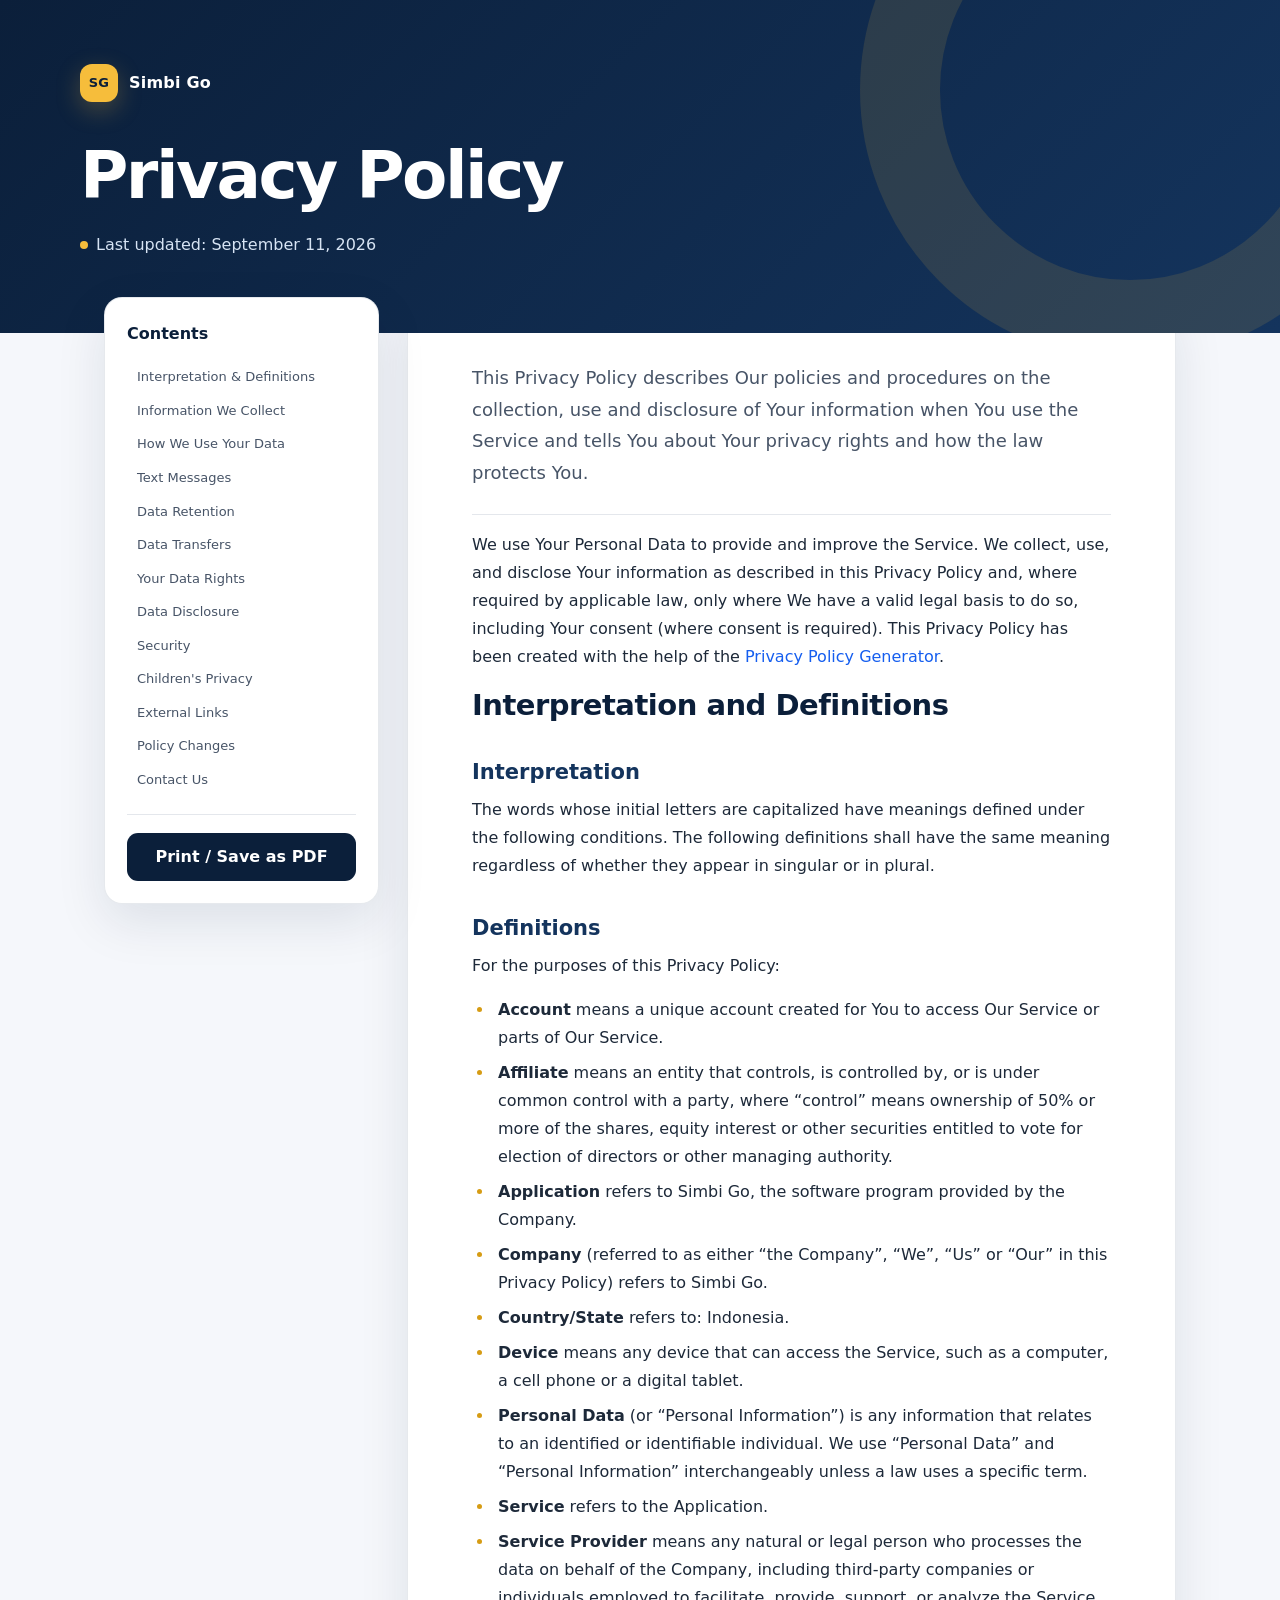
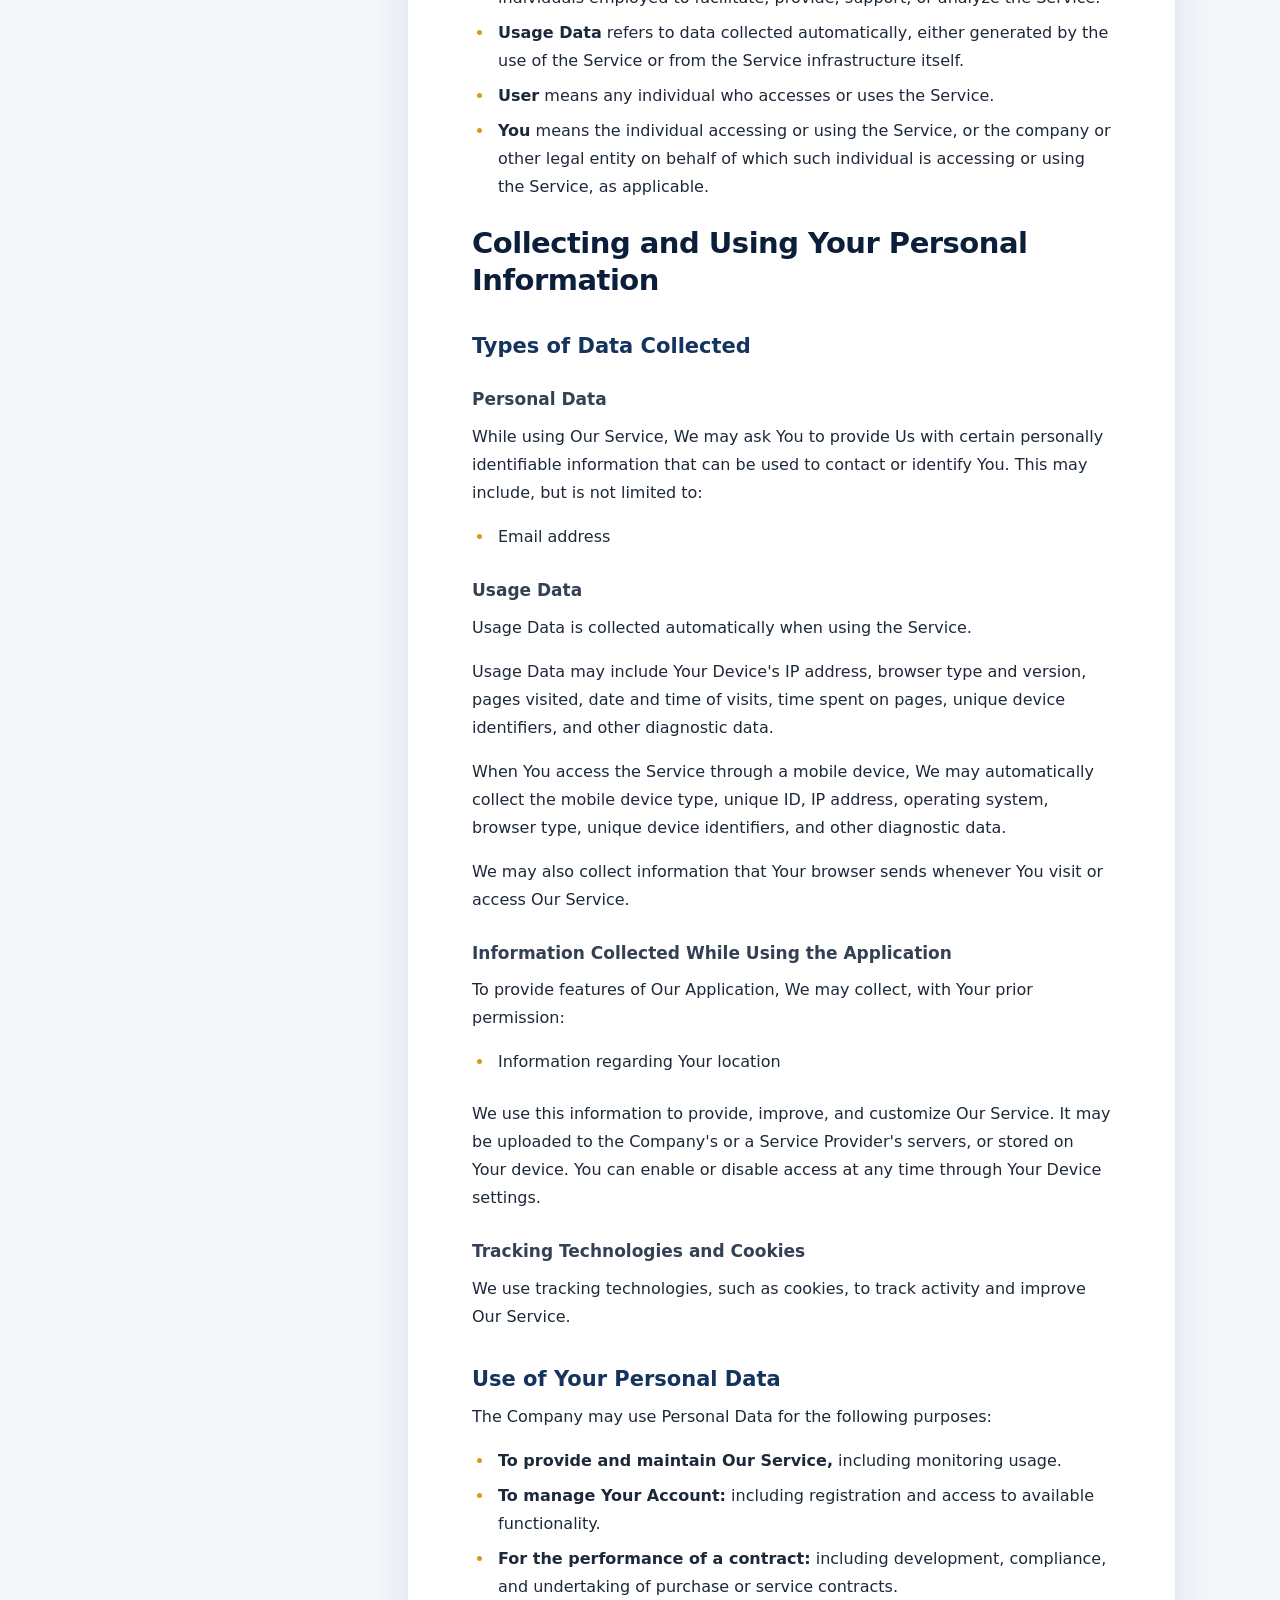
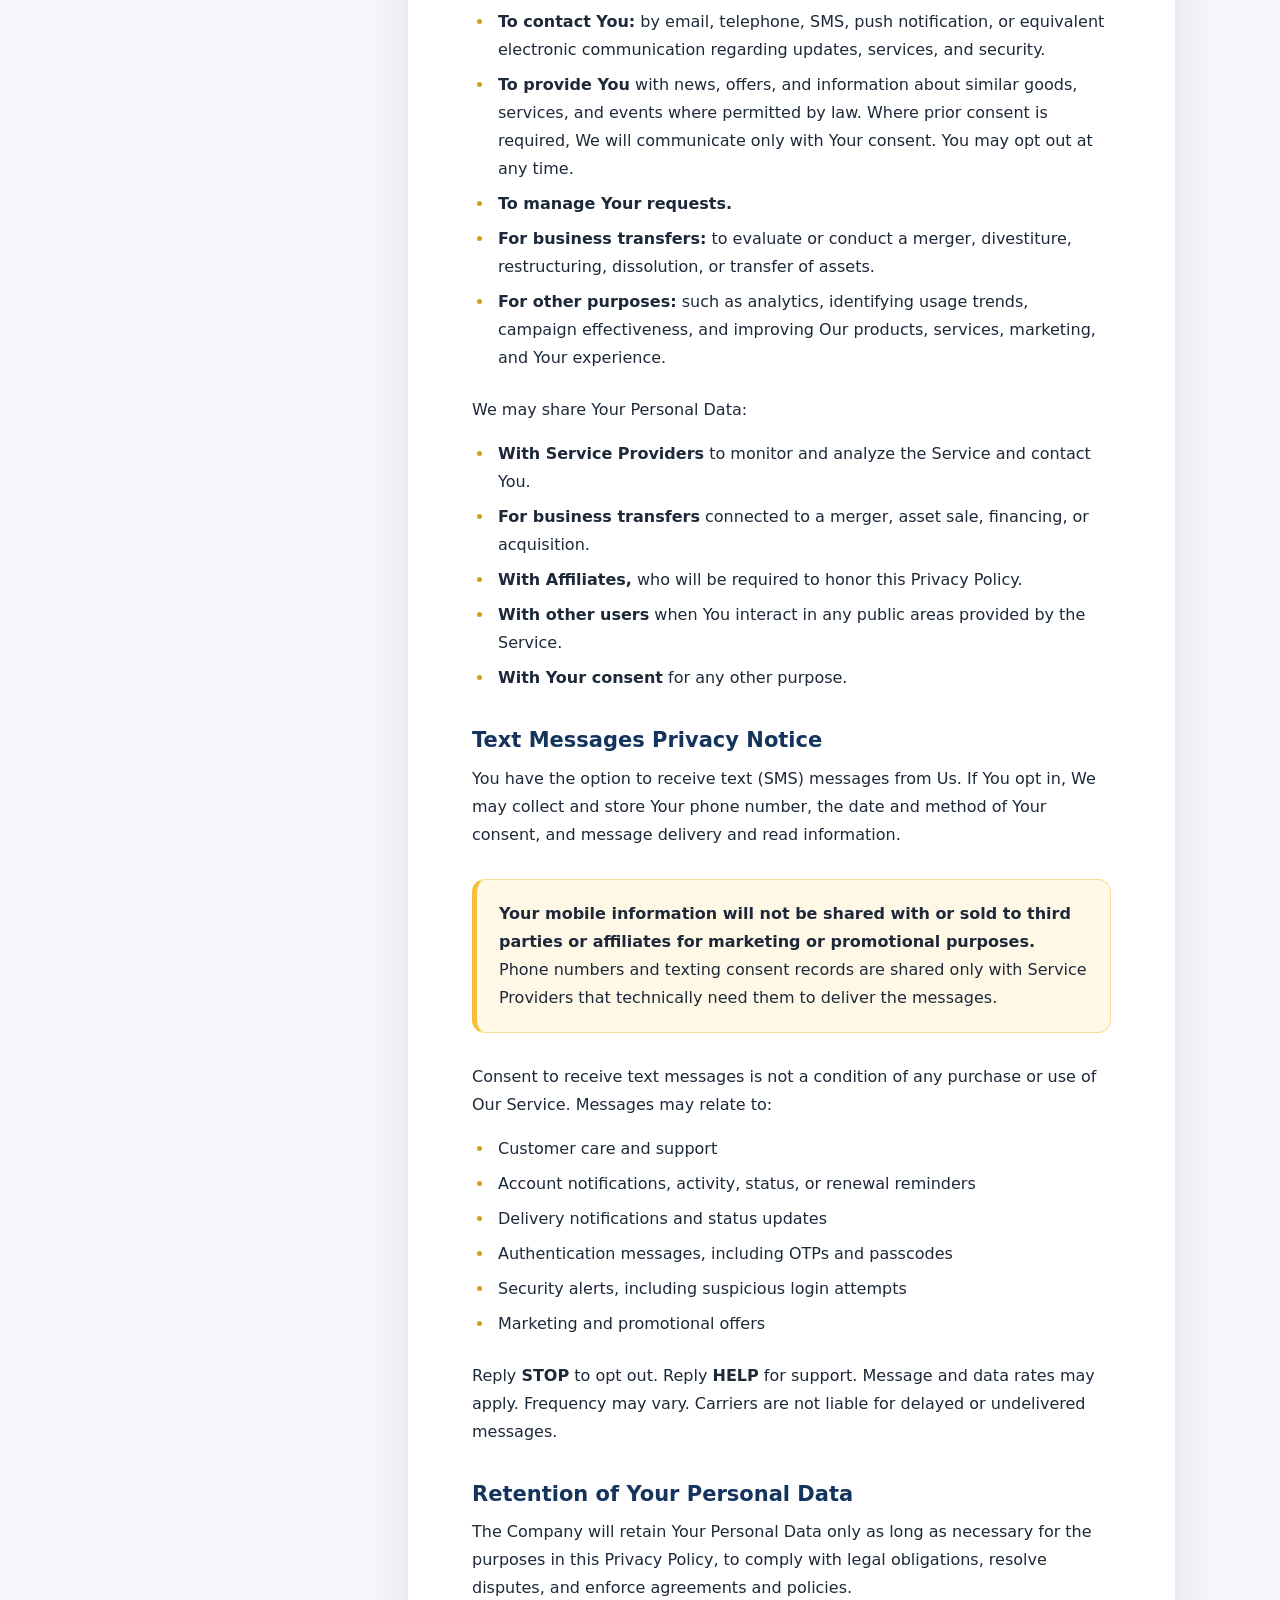
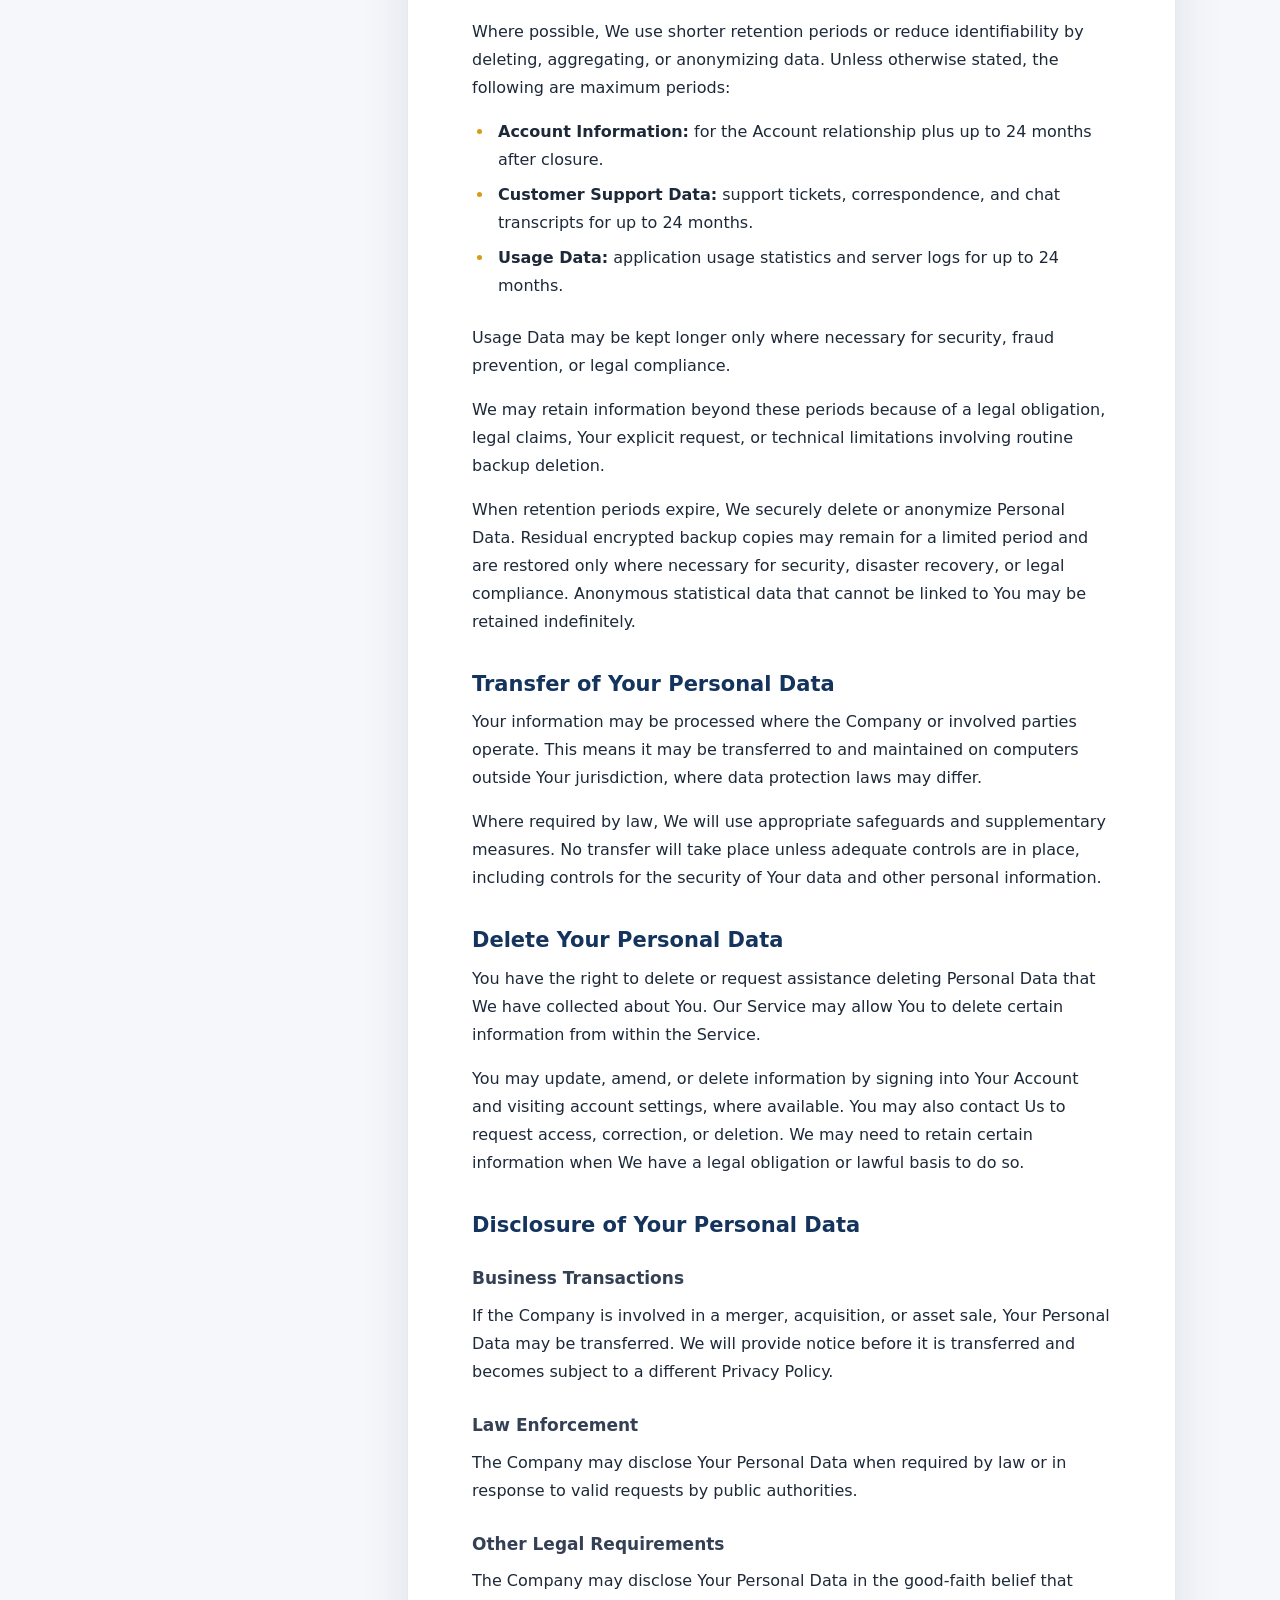
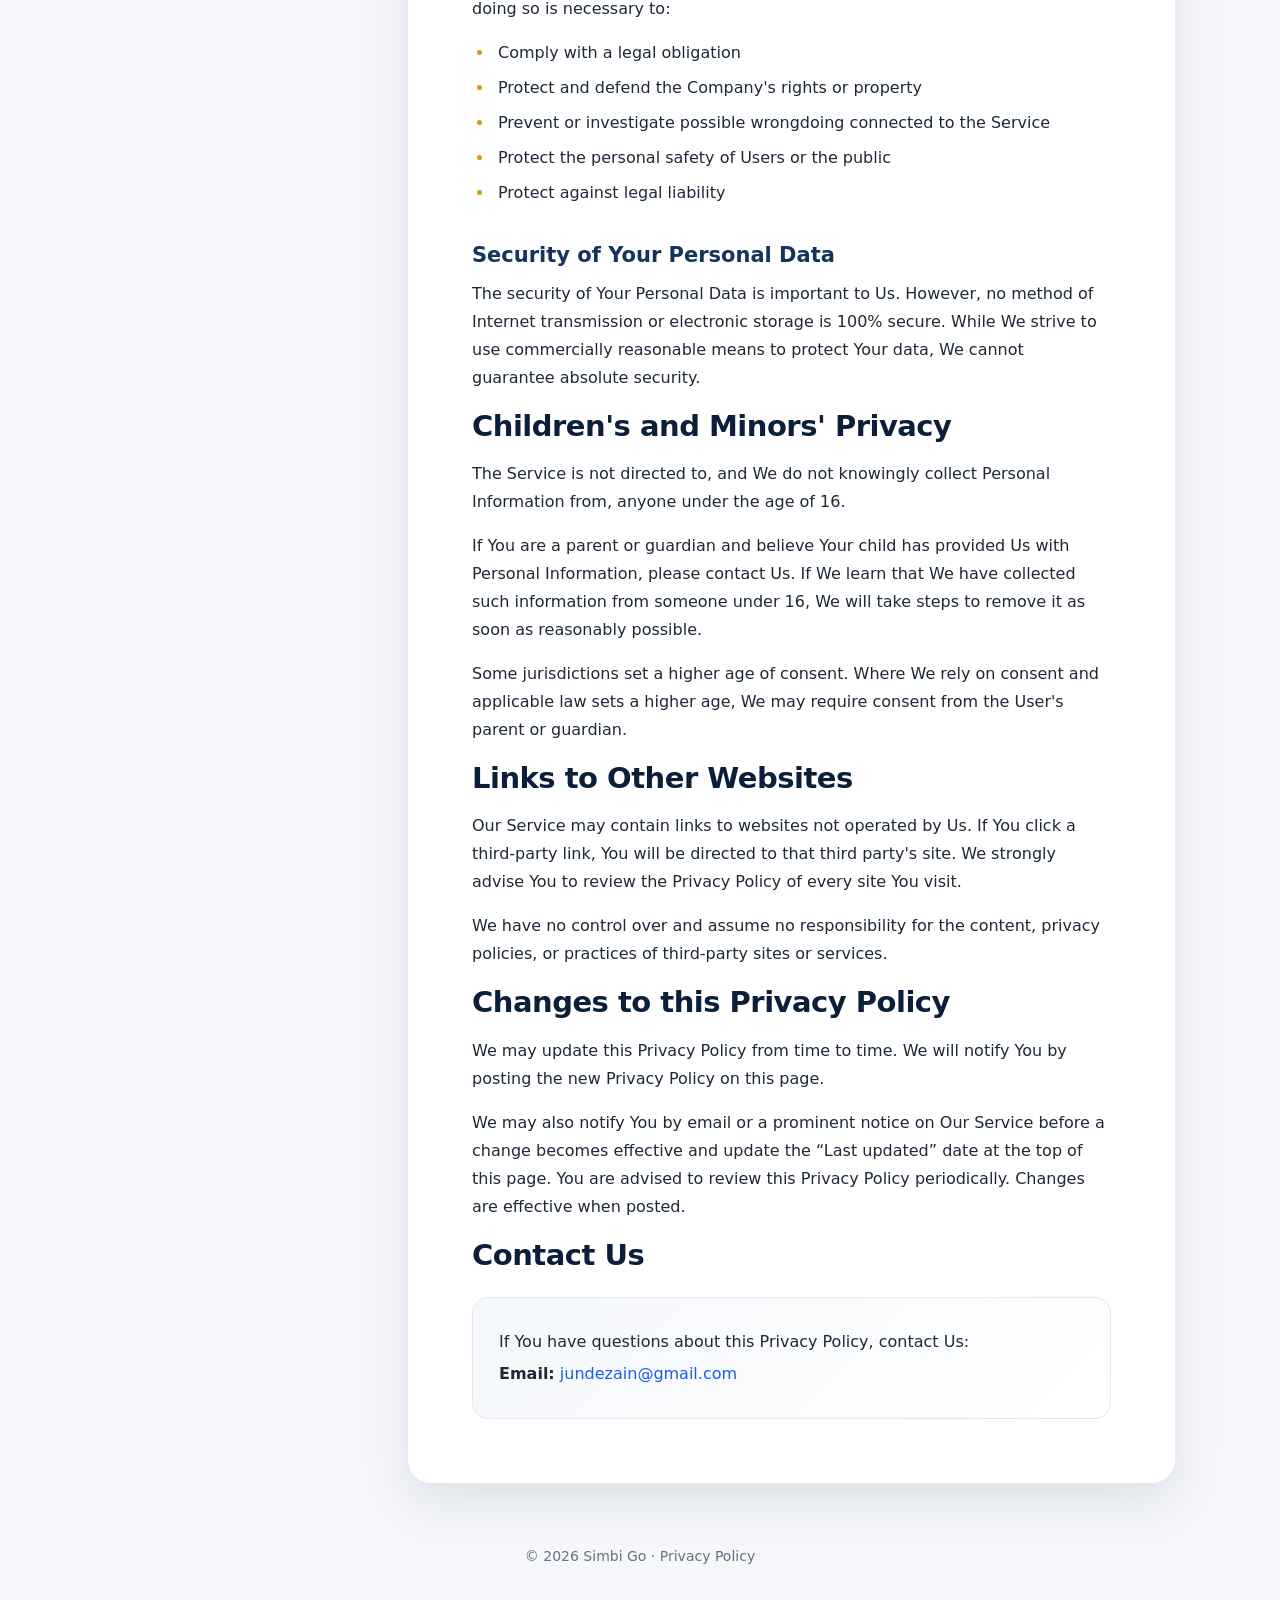
<file: simbigo-privacy-policy.html>
<!doctype html>
<html lang="en">
<head>
  <meta charset="utf-8">
  <meta name="viewport" content="width=device-width,initial-scale=1">
  <meta name="description" content="Privacy Policy for the Simbi Go application.">
  <meta name="theme-color" content="#0b1f3a">
  <title>Privacy Policy | Simbi Go</title>
  <style>
    :root{--navy:#0b1f3a;--navy2:#14345d;--gold:#f6bd3b;--ink:#1d2939;--muted:#667085;--line:#e4e7ec;--paper:#fff;--bg:#f5f7fb;--soft:#fff8e7;--radius:18px;--shadow:0 18px 50px rgba(11,31,58,.1)}
    *{box-sizing:border-box}html{scroll-behavior:smooth;scroll-padding-top:28px}body{margin:0;background:var(--bg);color:var(--ink);font:16px/1.75 Inter,ui-sans-serif,system-ui,-apple-system,"Segoe UI",sans-serif}a{color:#155eef;text-decoration:none}a:hover{text-decoration:underline}.hero{position:relative;overflow:hidden;background:linear-gradient(135deg,var(--navy),var(--navy2));color:#fff;padding:64px 24px 74px}.hero:after{content:"";position:absolute;width:380px;height:380px;border:80px solid rgba(246,189,59,.12);border-radius:50%;right:-120px;top:-180px}.hero-inner{position:relative;z-index:1;max-width:1120px;margin:auto}.brand{display:inline-flex;align-items:center;gap:11px;font-weight:800;letter-spacing:.2px}.mark{display:grid;place-items:center;width:38px;height:38px;border-radius:12px;background:var(--gold);color:var(--navy);font-size:13px;box-shadow:0 8px 24px rgba(246,189,59,.25)}.hero h1{max-width:760px;margin:40px 0 10px;font-size:clamp(38px,6vw,66px);line-height:1.02;letter-spacing:-2.5px}.updated{display:inline-flex;align-items:center;gap:8px;margin:12px 0 0;color:#d7e4f4}.dot{width:8px;height:8px;border-radius:50%;background:var(--gold)}.layout{max-width:1120px;margin:-36px auto 60px;padding:0 24px;display:grid;grid-template-columns:275px minmax(0,1fr);gap:28px;align-items:start}.toc,.policy{background:var(--paper);border:1px solid rgba(228,231,236,.9);box-shadow:var(--shadow)}.toc{position:sticky;top:22px;border-radius:var(--radius);padding:22px}.toc-title{display:flex;align-items:center;gap:9px;margin:0 0 12px;color:var(--navy);font-weight:800}.toc nav{display:grid}.toc a{padding:8px 10px;border-radius:9px;color:#475467;font-size:13px;line-height:1.35}.toc a:hover{background:#f2f4f7;color:var(--navy);text-decoration:none}.actions{display:grid;gap:9px;margin-top:18px;padding-top:18px;border-top:1px solid var(--line)}button{font:inherit}.print-btn{cursor:pointer;border:0;border-radius:11px;background:var(--navy);color:#fff;padding:10px 12px;font-weight:700}.print-btn:hover{background:var(--navy2)}.policy{border-radius:24px;padding:clamp(28px,5vw,64px)}.lead{font-size:18px;color:#475467;border-bottom:1px solid var(--line);padding-bottom:26px;margin-bottom:34px}.policy h2{margin:52px 0 16px;color:var(--navy);font-size:29px;line-height:1.25;letter-spacing:-.5px}.policy h2:first-of-type{margin-top:12px}.policy h3{margin:34px 0 10px;color:var(--navy2);font-size:21px;line-height:1.35}.policy h4{margin:25px 0 8px;color:#344054;font-size:17px}.policy p{margin:0 0 16px}.policy ul{margin:10px 0 24px;padding-left:22px}.policy li{padding-left:4px;margin:7px 0}.policy li::marker{color:#d69c14}.notice{margin:30px 0;padding:20px 22px;background:var(--soft);border:1px solid #f8dd98;border-left:5px solid var(--gold);border-radius:13px}.contact{margin-top:24px;padding:26px;border-radius:16px;background:linear-gradient(135deg,#f4f7fb,#fff);border:1px solid var(--line)}.contact p{margin:4px 0}.footer{text-align:center;padding:0 24px 42px;color:var(--muted);font-size:14px}.top{position:fixed;right:22px;bottom:22px;display:grid;place-items:center;width:46px;height:46px;border:0;border-radius:50%;background:var(--gold);color:var(--navy);font-size:22px;font-weight:900;box-shadow:0 10px 28px rgba(11,31,58,.2);cursor:pointer;opacity:0;transform:translateY(10px);pointer-events:none;transition:.2s}.top.show{opacity:1;transform:none;pointer-events:auto}
    @media(max-width:820px){.hero{padding:44px 20px 68px}.hero h1{margin-top:30px;letter-spacing:-1.6px}.layout{grid-template-columns:1fr;margin-top:-30px;padding:0 14px}.toc{position:relative;top:0}.toc nav{grid-template-columns:repeat(2,minmax(0,1fr));gap:2px}.policy{padding:28px 20px;border-radius:18px}.policy h2{font-size:25px;margin-top:42px}.lead{font-size:16px}.top{right:15px;bottom:15px}}
    @media(max-width:480px){.toc nav{grid-template-columns:1fr}.hero h1{font-size:40px}.updated{font-size:14px}.policy{overflow-wrap:anywhere}}
    @media print{body{background:#fff;font-size:11pt}.hero{padding:25px 0;background:#fff;color:#111;border-bottom:2px solid #111}.hero h1{font-size:30pt;margin:20px 0 5px}.updated{color:#555}.mark{border:1px solid #111}.layout{display:block;margin:0;padding:0}.toc,.top,.print-btn,.footer{display:none}.policy{box-shadow:none;border:0;padding:20px 0}.policy h2{break-after:avoid}.policy li,.policy p{orphans:3;widows:3}}
  </style>
</head>
<body>
  <header class="hero">
    <div class="hero-inner">
      <div class="brand"><span class="mark">SG</span><span>Simbi Go</span></div>
      <h1>Privacy Policy</h1>
      <p class="updated"><span class="dot"></span>Last updated: September 11, 2026</p>
    </div>
  </header>
  <main class="layout">
    <aside class="toc" aria-label="Table of contents">
      <p class="toc-title">Contents</p>
      <nav>
        <a href="#definitions">Interpretation &amp; Definitions</a>
        <a href="#collection">Information We Collect</a>
        <a href="#use">How We Use Your Data</a>
        <a href="#sms">Text Messages</a>
        <a href="#retention">Data Retention</a>
        <a href="#transfer">Data Transfers</a>
        <a href="#deletion">Your Data Rights</a>
        <a href="#disclosure">Data Disclosure</a>
        <a href="#security">Security</a>
        <a href="#children">Children's Privacy</a>
        <a href="#links">External Links</a>
        <a href="#changes">Policy Changes</a>
        <a href="#contact">Contact Us</a>
      </nav>
      <div class="actions"><button class="print-btn" type="button" onclick="window.print()">Print / Save as PDF</button></div>
    </aside>
    <article class="policy">
      <p class="lead">This Privacy Policy describes Our policies and procedures on the collection, use and disclosure of Your information when You use the Service and tells You about Your privacy rights and how the law protects You.</p>
      <p>We use Your Personal Data to provide and improve the Service. We collect, use, and disclose Your information as described in this Privacy Policy and, where required by applicable law, only where We have a valid legal basis to do so, including Your consent (where consent is required). This Privacy Policy has been created with the help of the <a href="https://www.termsfeed.com/privacy-policy-generator/" target="_blank" rel="noopener noreferrer">Privacy Policy Generator</a>.</p>

      <section id="definitions"><h2>Interpretation and Definitions</h2><h3>Interpretation</h3><p>The words whose initial letters are capitalized have meanings defined under the following conditions. The following definitions shall have the same meaning regardless of whether they appear in singular or in plural.</p><h3>Definitions</h3><p>For the purposes of this Privacy Policy:</p><ul>
        <li><strong>Account</strong> means a unique account created for You to access Our Service or parts of Our Service.</li>
        <li><strong>Affiliate</strong> means an entity that controls, is controlled by, or is under common control with a party, where “control” means ownership of 50% or more of the shares, equity interest or other securities entitled to vote for election of directors or other managing authority.</li>
        <li><strong>Application</strong> refers to Simbi Go, the software program provided by the Company.</li>
        <li><strong>Company</strong> (referred to as either “the Company”, “We”, “Us” or “Our” in this Privacy Policy) refers to Simbi Go.</li>
        <li><strong>Country/State</strong> refers to: Indonesia.</li><li><strong>Device</strong> means any device that can access the Service, such as a computer, a cell phone or a digital tablet.</li>
        <li><strong>Personal Data</strong> (or “Personal Information”) is any information that relates to an identified or identifiable individual. We use “Personal Data” and “Personal Information” interchangeably unless a law uses a specific term.</li>
        <li><strong>Service</strong> refers to the Application.</li><li><strong>Service Provider</strong> means any natural or legal person who processes the data on behalf of the Company, including third-party companies or individuals employed to facilitate, provide, support, or analyze the Service.</li>
        <li><strong>Usage Data</strong> refers to data collected automatically, either generated by the use of the Service or from the Service infrastructure itself.</li><li><strong>User</strong> means any individual who accesses or uses the Service.</li><li><strong>You</strong> means the individual accessing or using the Service, or the company or other legal entity on behalf of which such individual is accessing or using the Service, as applicable.</li>
      </ul></section>

      <section id="collection"><h2>Collecting and Using Your Personal Information</h2><h3>Types of Data Collected</h3><h4>Personal Data</h4><p>While using Our Service, We may ask You to provide Us with certain personally identifiable information that can be used to contact or identify You. This may include, but is not limited to:</p><ul><li>Email address</li></ul><h4>Usage Data</h4><p>Usage Data is collected automatically when using the Service.</p><p>Usage Data may include Your Device's IP address, browser type and version, pages visited, date and time of visits, time spent on pages, unique device identifiers, and other diagnostic data.</p><p>When You access the Service through a mobile device, We may automatically collect the mobile device type, unique ID, IP address, operating system, browser type, unique device identifiers, and other diagnostic data.</p><p>We may also collect information that Your browser sends whenever You visit or access Our Service.</p><h4>Information Collected While Using the Application</h4><p>To provide features of Our Application, We may collect, with Your prior permission:</p><ul><li>Information regarding Your location</li></ul><p>We use this information to provide, improve, and customize Our Service. It may be uploaded to the Company's or a Service Provider's servers, or stored on Your device. You can enable or disable access at any time through Your Device settings.</p><h4>Tracking Technologies and Cookies</h4><p>We use tracking technologies, such as cookies, to track activity and improve Our Service.</p></section>

      <section id="use"><h3>Use of Your Personal Data</h3><p>The Company may use Personal Data for the following purposes:</p><ul>
        <li><strong>To provide and maintain Our Service,</strong> including monitoring usage.</li><li><strong>To manage Your Account:</strong> including registration and access to available functionality.</li><li><strong>For the performance of a contract:</strong> including development, compliance, and undertaking of purchase or service contracts.</li><li><strong>To contact You:</strong> by email, telephone, SMS, push notification, or equivalent electronic communication regarding updates, services, and security.</li><li><strong>To provide You</strong> with news, offers, and information about similar goods, services, and events where permitted by law. Where prior consent is required, We will communicate only with Your consent. You may opt out at any time.</li><li><strong>To manage Your requests.</strong></li><li><strong>For business transfers:</strong> to evaluate or conduct a merger, divestiture, restructuring, dissolution, or transfer of assets.</li><li><strong>For other purposes:</strong> such as analytics, identifying usage trends, campaign effectiveness, and improving Our products, services, marketing, and Your experience.</li>
      </ul><p>We may share Your Personal Data:</p><ul><li><strong>With Service Providers</strong> to monitor and analyze the Service and contact You.</li><li><strong>For business transfers</strong> connected to a merger, asset sale, financing, or acquisition.</li><li><strong>With Affiliates,</strong> who will be required to honor this Privacy Policy.</li><li><strong>With other users</strong> when You interact in any public areas provided by the Service.</li><li><strong>With Your consent</strong> for any other purpose.</li></ul></section>

      <section id="sms"><h3>Text Messages Privacy Notice</h3><p>You have the option to receive text (SMS) messages from Us. If You opt in, We may collect and store Your phone number, the date and method of Your consent, and message delivery and read information.</p><div class="notice"><strong>Your mobile information will not be shared with or sold to third parties or affiliates for marketing or promotional purposes.</strong> Phone numbers and texting consent records are shared only with Service Providers that technically need them to deliver the messages.</div><p>Consent to receive text messages is not a condition of any purchase or use of Our Service. Messages may relate to:</p><ul><li>Customer care and support</li><li>Account notifications, activity, status, or renewal reminders</li><li>Delivery notifications and status updates</li><li>Authentication messages, including OTPs and passcodes</li><li>Security alerts, including suspicious login attempts</li><li>Marketing and promotional offers</li></ul><p>Reply <strong>STOP</strong> to opt out. Reply <strong>HELP</strong> for support. Message and data rates may apply. Frequency may vary. Carriers are not liable for delayed or undelivered messages.</p></section>

      <section id="retention"><h3>Retention of Your Personal Data</h3><p>The Company will retain Your Personal Data only as long as necessary for the purposes in this Privacy Policy, to comply with legal obligations, resolve disputes, and enforce agreements and policies.</p><p>Where possible, We use shorter retention periods or reduce identifiability by deleting, aggregating, or anonymizing data. Unless otherwise stated, the following are maximum periods:</p><ul><li><strong>Account Information:</strong> for the Account relationship plus up to 24 months after closure.</li><li><strong>Customer Support Data:</strong> support tickets, correspondence, and chat transcripts for up to 24 months.</li><li><strong>Usage Data:</strong> application usage statistics and server logs for up to 24 months.</li></ul><p>Usage Data may be kept longer only where necessary for security, fraud prevention, or legal compliance.</p><p>We may retain information beyond these periods because of a legal obligation, legal claims, Your explicit request, or technical limitations involving routine backup deletion.</p><p>When retention periods expire, We securely delete or anonymize Personal Data. Residual encrypted backup copies may remain for a limited period and are restored only where necessary for security, disaster recovery, or legal compliance. Anonymous statistical data that cannot be linked to You may be retained indefinitely.</p></section>

      <section id="transfer"><h3>Transfer of Your Personal Data</h3><p>Your information may be processed where the Company or involved parties operate. This means it may be transferred to and maintained on computers outside Your jurisdiction, where data protection laws may differ.</p><p>Where required by law, We will use appropriate safeguards and supplementary measures. No transfer will take place unless adequate controls are in place, including controls for the security of Your data and other personal information.</p></section>

      <section id="deletion"><h3>Delete Your Personal Data</h3><p>You have the right to delete or request assistance deleting Personal Data that We have collected about You. Our Service may allow You to delete certain information from within the Service.</p><p>You may update, amend, or delete information by signing into Your Account and visiting account settings, where available. You may also contact Us to request access, correction, or deletion. We may need to retain certain information when We have a legal obligation or lawful basis to do so.</p></section>

      <section id="disclosure"><h3>Disclosure of Your Personal Data</h3><h4>Business Transactions</h4><p>If the Company is involved in a merger, acquisition, or asset sale, Your Personal Data may be transferred. We will provide notice before it is transferred and becomes subject to a different Privacy Policy.</p><h4>Law Enforcement</h4><p>The Company may disclose Your Personal Data when required by law or in response to valid requests by public authorities.</p><h4>Other Legal Requirements</h4><p>The Company may disclose Your Personal Data in the good-faith belief that doing so is necessary to:</p><ul><li>Comply with a legal obligation</li><li>Protect and defend the Company's rights or property</li><li>Prevent or investigate possible wrongdoing connected to the Service</li><li>Protect the personal safety of Users or the public</li><li>Protect against legal liability</li></ul></section>

      <section id="security"><h3>Security of Your Personal Data</h3><p>The security of Your Personal Data is important to Us. However, no method of Internet transmission or electronic storage is 100% secure. While We strive to use commercially reasonable means to protect Your data, We cannot guarantee absolute security.</p></section>

      <section id="children"><h2>Children's and Minors' Privacy</h2><p>The Service is not directed to, and We do not knowingly collect Personal Information from, anyone under the age of 16.</p><p>If You are a parent or guardian and believe Your child has provided Us with Personal Information, please contact Us. If We learn that We have collected such information from someone under 16, We will take steps to remove it as soon as reasonably possible.</p><p>Some jurisdictions set a higher age of consent. Where We rely on consent and applicable law sets a higher age, We may require consent from the User's parent or guardian.</p></section>

      <section id="links"><h2>Links to Other Websites</h2><p>Our Service may contain links to websites not operated by Us. If You click a third-party link, You will be directed to that third party's site. We strongly advise You to review the Privacy Policy of every site You visit.</p><p>We have no control over and assume no responsibility for the content, privacy policies, or practices of third-party sites or services.</p></section>

      <section id="changes"><h2>Changes to this Privacy Policy</h2><p>We may update this Privacy Policy from time to time. We will notify You by posting the new Privacy Policy on this page.</p><p>We may also notify You by email or a prominent notice on Our Service before a change becomes effective and update the “Last updated” date at the top of this page. You are advised to review this Privacy Policy periodically. Changes are effective when posted.</p></section>

      <section id="contact"><h2>Contact Us</h2><div class="contact"><p>If You have questions about this Privacy Policy, contact Us:</p><p><strong>Email:</strong> <a href="mailto:jundezain@gmail.com">jundezain@gmail.com</a></p></div></section>
    </article>
  </main>
  <footer class="footer">© <span id="year"></span> Simbi Go · Privacy Policy</footer>
  <button class="top" id="top" type="button" aria-label="Back to top">↑</button>
  <script>
    document.getElementById('year').textContent=new Date().getFullYear();
    const topButton=document.getElementById('top');
    addEventListener('scroll',()=>topButton.classList.toggle('show',scrollY>500),{passive:true});
    topButton.addEventListener('click',()=>scrollTo({top:0,behavior:'smooth'}));
  </script>
</body>
</html>
</file>
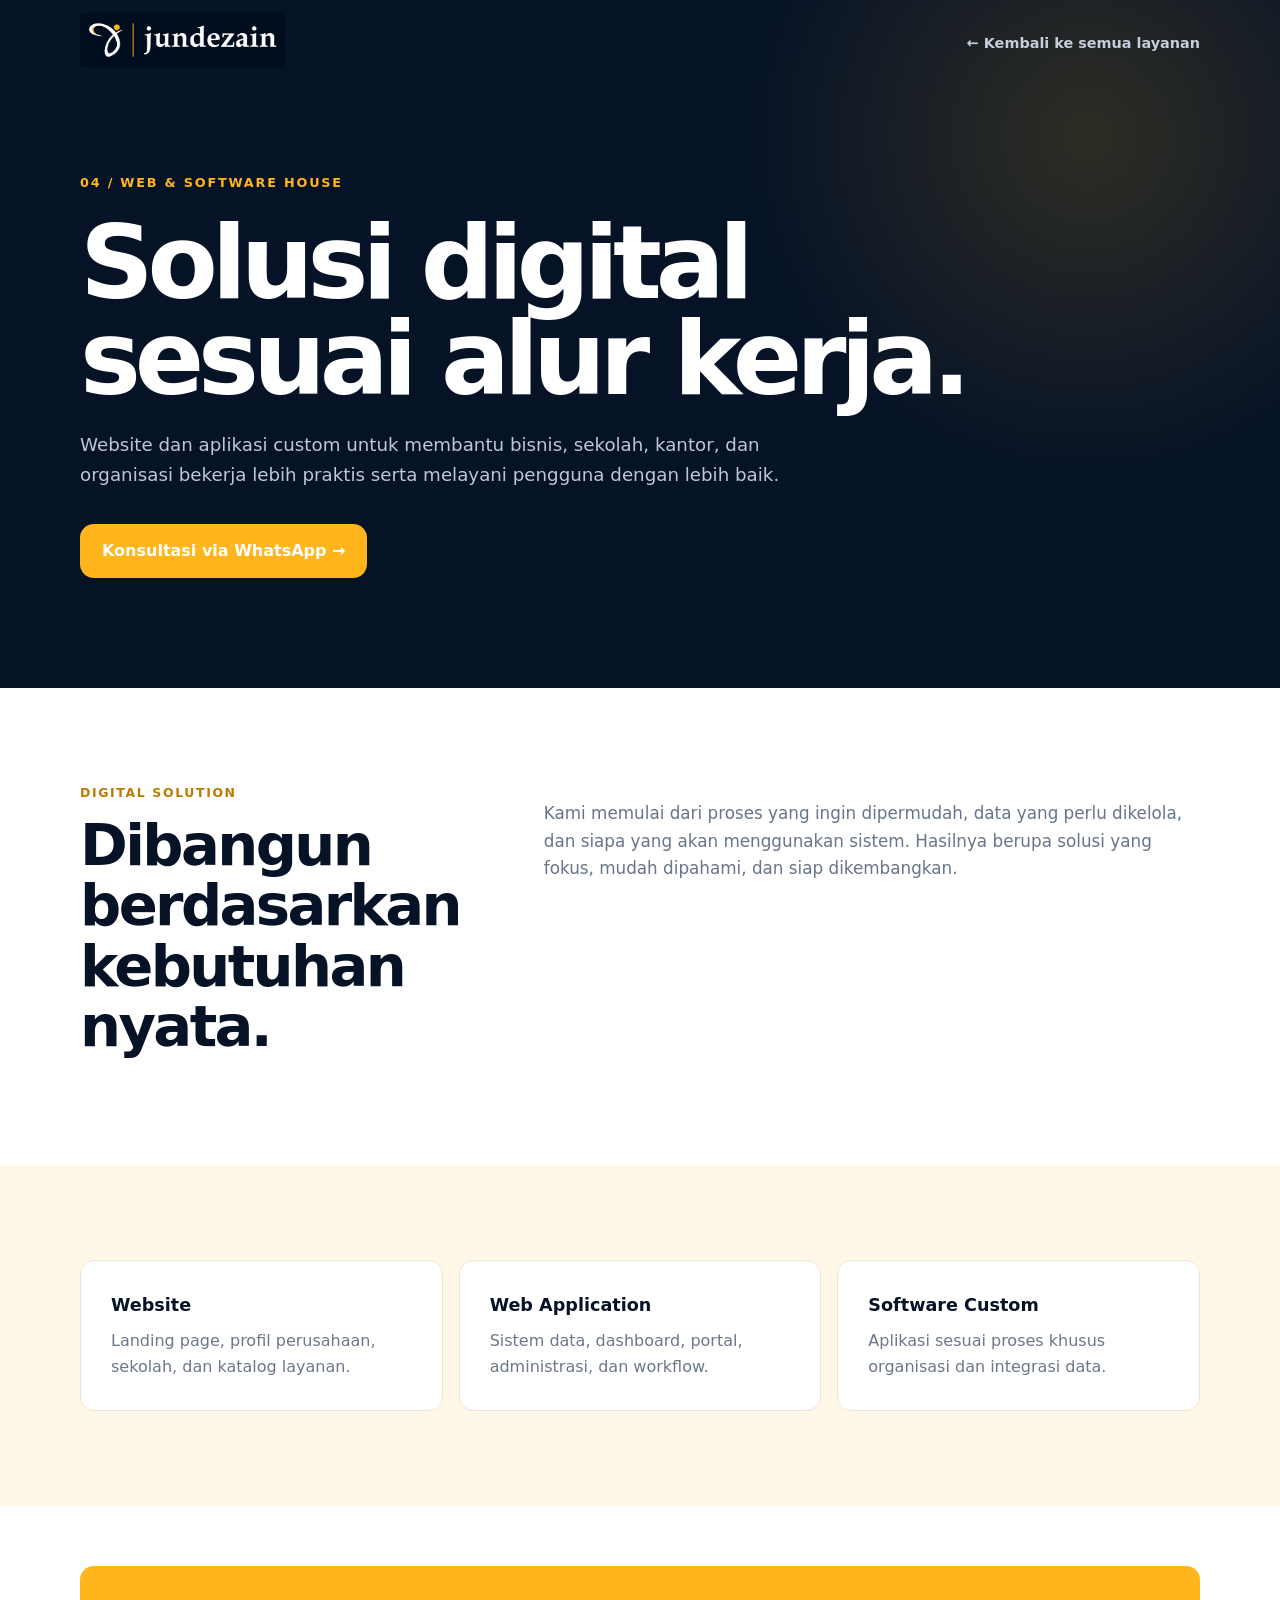
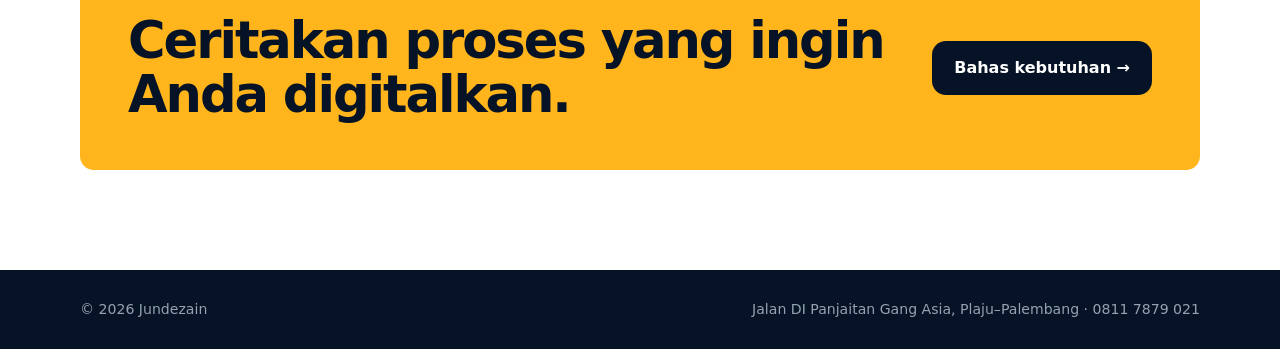
<file: web-software.html>
<!doctype html><html lang="id"><head><meta charset="utf-8"><meta name="viewport" content="width=device-width,initial-scale=1"><meta name="theme-color" content="#061326"><meta name="description" content="Layanan Web dan Software House Jundezain di Palembang."><link rel="icon" href="assets/logo-box.png"><link rel="stylesheet" href="assets/service-pages.css"><title>Web & Software House — Jundezain</title><script src="assets/meta-pixel.js"></script></head><body><noscript><img height="1" width="1" style="display:none" alt="" src="https://www.facebook.com/tr?id=1626058475710351&amp;ev=PageView&amp;noscript=1"></noscript>
<header><div class="wrap"><nav><a href="index.html"><img class="logo" src="assets/logo-horizontal.png" alt="Jundezain"></a><a class="back" href="index.html#layanan">← Kembali ke semua layanan</a></nav><div class="hero"><div class="eyebrow">04 / Web & Software House</div><h1>Solusi digital sesuai alur kerja.</h1><p>Website dan aplikasi custom untuk membantu bisnis, sekolah, kantor, dan organisasi bekerja lebih praktis serta melayani pengguna dengan lebih baik.</p><a class="btn" href="https://wa.me/628117879021?text=Halo%20Jundezain%2C%20saya%20ingin%20konsultasi%20Website%20atau%20Software">Konsultasi via WhatsApp →</a></div></div></header>
<main><section><div class="wrap intro"><div><div class="kicker">Digital solution</div><h2>Dibangun berdasarkan kebutuhan nyata.</h2></div><p>Kami memulai dari proses yang ingin dipermudah, data yang perlu dikelola, dan siapa yang akan menggunakan sistem. Hasilnya berupa solusi yang fokus, mudah dipahami, dan siap dikembangkan.</p></div></section>
<section class="items"><div class="wrap grid"><div class="card"><b>Website</b><p>Landing page, profil perusahaan, sekolah, dan katalog layanan.</p></div><div class="card"><b>Web Application</b><p>Sistem data, dashboard, portal, administrasi, dan workflow.</p></div><div class="card"><b>Software Custom</b><p>Aplikasi sesuai proses khusus organisasi dan integrasi data.</p></div></div></section>
<section class="cta"><div class="wrap"><div class="cta-box"><h2>Ceritakan proses yang ingin Anda digitalkan.</h2><a class="btn" href="https://wa.me/628117879021?text=Halo%20Jundezain%2C%20saya%20punya%20ide%20sistem">Bahas kebutuhan →</a></div></div></section></main>
<footer><div class="wrap foot"><span>© 2026 Jundezain</span><span>Jalan DI Panjaitan Gang Asia, Plaju–Palembang · 0811 7879 021</span></div></footer></body></html>
</file>
<file: assets/service-pages.css>
:root{--navy:#061326;--navy2:#0c203b;--gold:#ffb51b;--cream:#fff8e9;--white:#fff;--muted:#a9b4c3}
*{box-sizing:border-box}html{scroll-behavior:smooth}body{margin:0;font-family:Inter,ui-sans-serif,system-ui,-apple-system,"Segoe UI",sans-serif;color:var(--navy);line-height:1.65;background:#fff}a{text-decoration:none;color:inherit}.wrap{width:min(1120px,calc(100% - 40px));margin:auto}
header{color:#fff;background:radial-gradient(circle at 85% 20%,rgba(255,181,27,.16),transparent 28%),var(--navy);min-height:70vh}nav{height:88px;display:flex;align-items:center;justify-content:space-between}.logo{width:205px}.back{color:#c5cfdb;font-weight:700;font-size:.9rem}.back:hover{color:var(--gold)}
.hero{padding:84px 0 110px;max-width:900px}.eyebrow{color:var(--gold);font-size:.8rem;font-weight:800;letter-spacing:.14em;text-transform:uppercase}.hero h1{font-size:clamp(3.2rem,8vw,6.8rem);line-height:.94;letter-spacing:-.06em;margin:22px 0}.hero p{font-size:1.14rem;color:#bdc8d6;max-width:700px;margin:0 0 34px}.btn{display:inline-flex;padding:14px 22px;border-radius:14px;background:var(--gold);font-weight:800}
main section{padding:95px 0}.intro{display:grid;grid-template-columns:.75fr 1.25fr;gap:70px}.kicker{color:#bd7900;text-transform:uppercase;letter-spacing:.13em;font-size:.78rem;font-weight:800}.intro h2{font-size:clamp(2.3rem,4.5vw,4rem);line-height:1.05;letter-spacing:-.045em;margin:12px 0}.intro>p{color:#687588;font-size:1.05rem}
.items{background:var(--cream)}.grid{display:grid;grid-template-columns:repeat(3,1fr);gap:16px}.card{padding:30px;border-radius:14px;background:#fff;border:1px solid #efe5d3}.card b{display:block;font-size:1.1rem;margin-bottom:8px}.card p{color:#6c7788;margin:0}
.cta{padding:60px 0 100px}.cta-box{padding:48px;border-radius:14px;background:var(--gold);display:flex;align-items:center;justify-content:space-between;gap:28px}.cta-box h2{font-size:clamp(2rem,4vw,3.4rem);line-height:1.05;letter-spacing:-.04em;margin:0}.cta-box .btn{background:var(--navy);color:#fff;white-space:nowrap}
footer{background:var(--navy);color:#94a2b3;padding:28px 0}.foot{display:flex;justify-content:space-between;gap:20px;font-size:.88rem}
@media(max-width:760px){.logo{width:150px}.hero{padding:65px 0 85px}.intro{grid-template-columns:1fr;gap:20px}.grid{grid-template-columns:1fr}main section{padding:70px 0}.cta-box{display:block;padding:34px 28px}.cta-box .btn{margin-top:24px}.foot{display:block}.foot span{display:block;margin-top:6px}}
</file>
